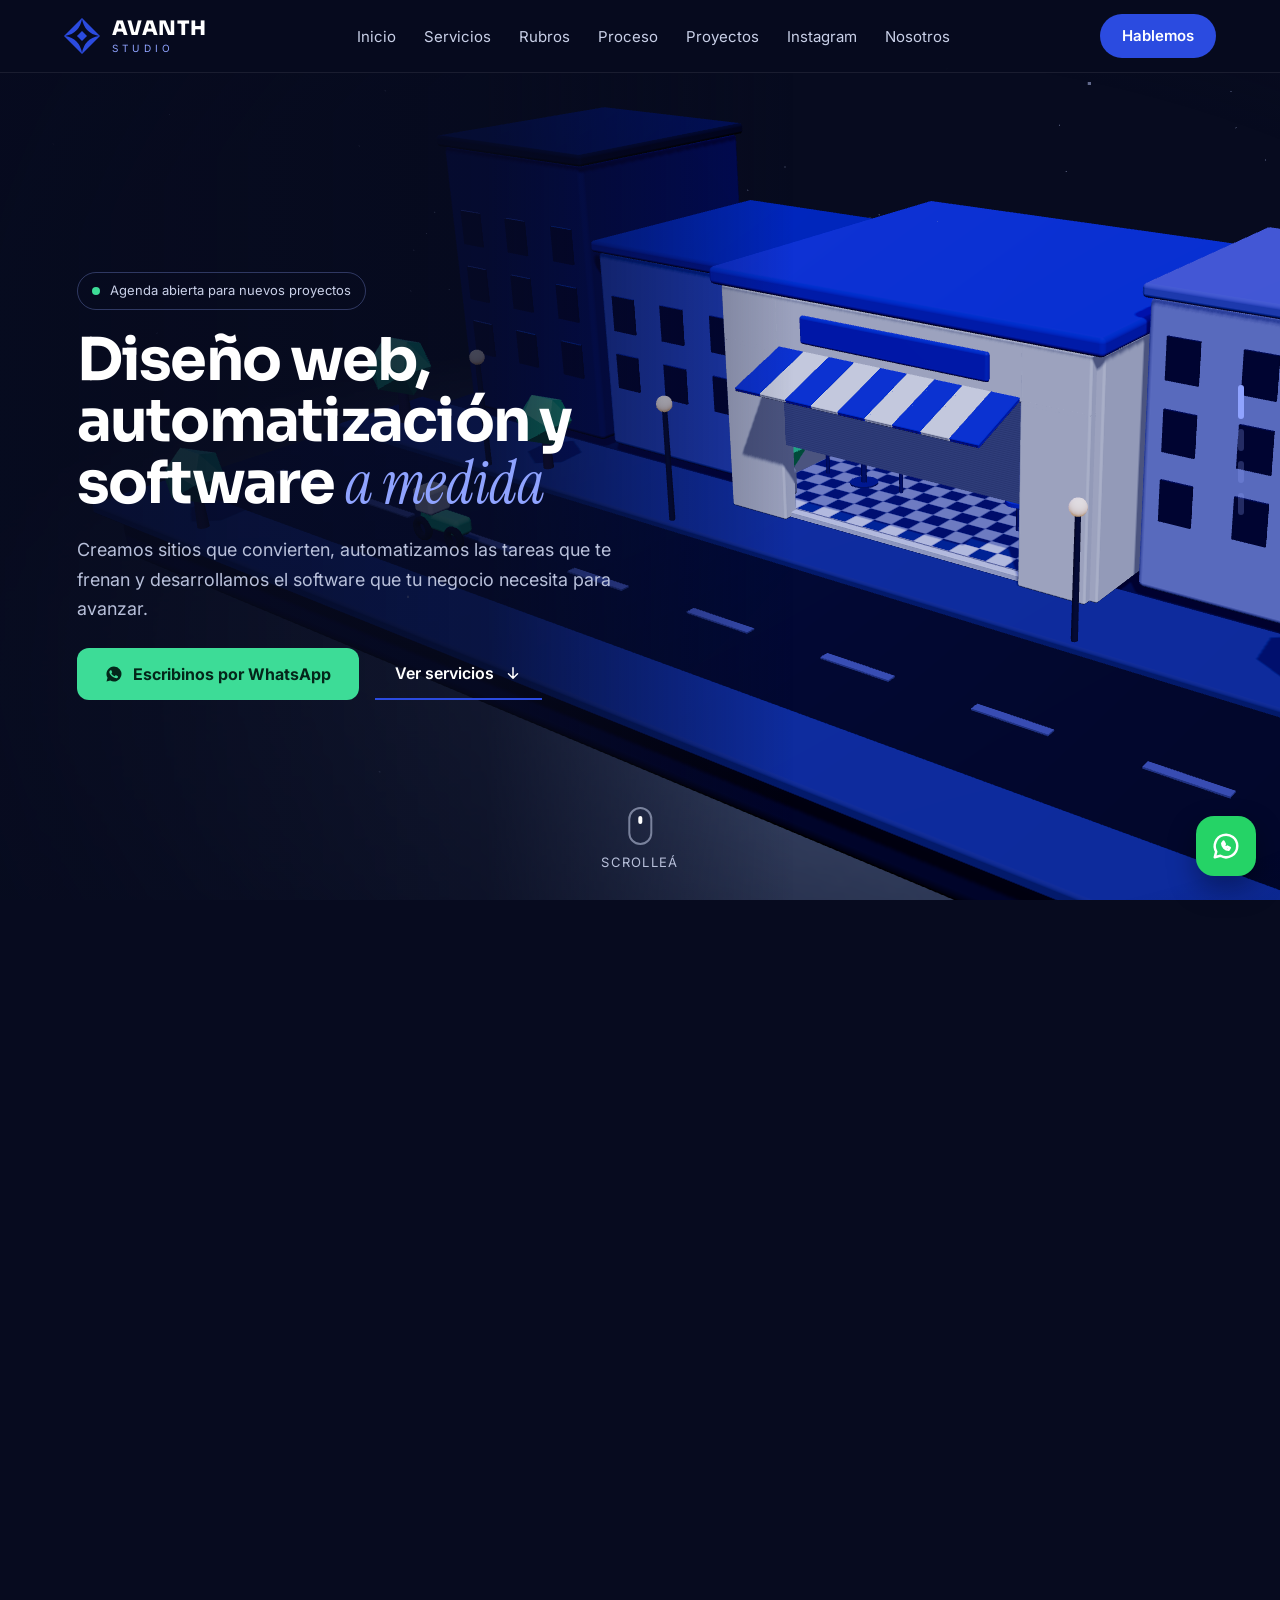
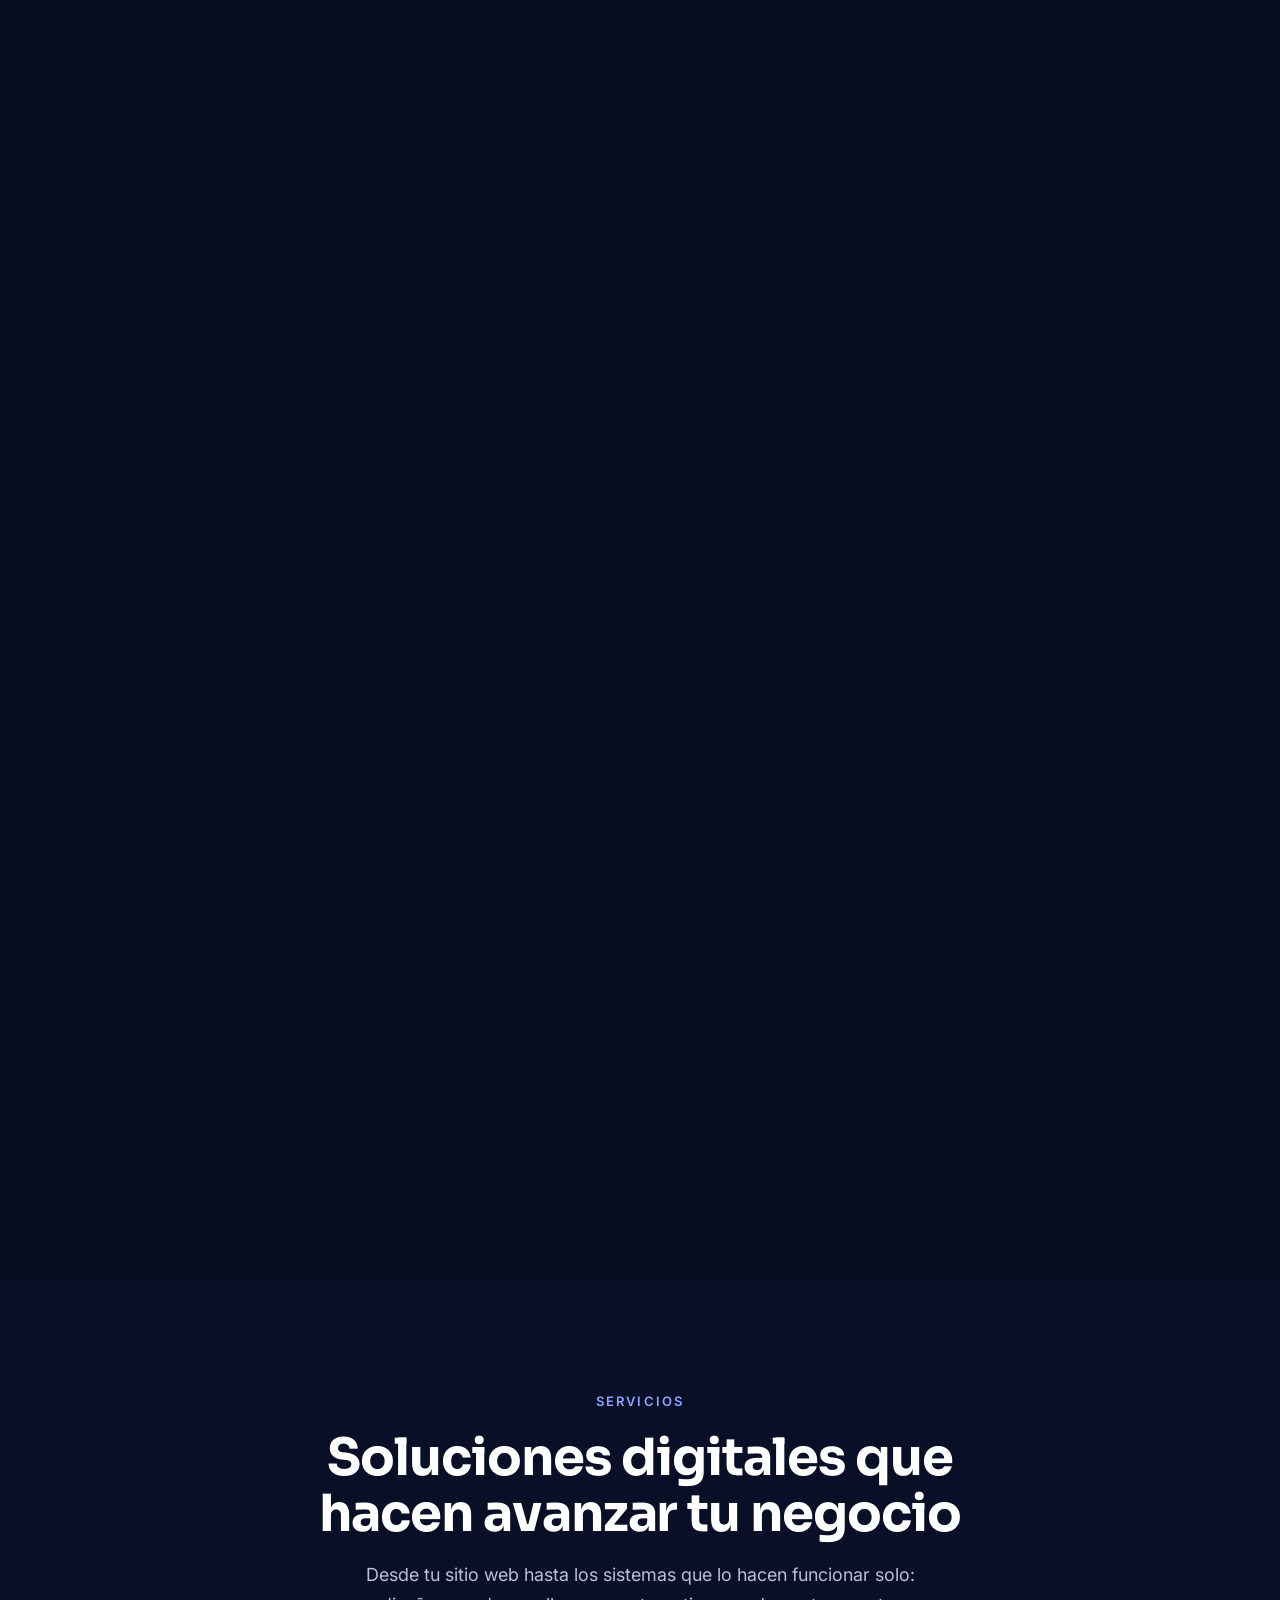
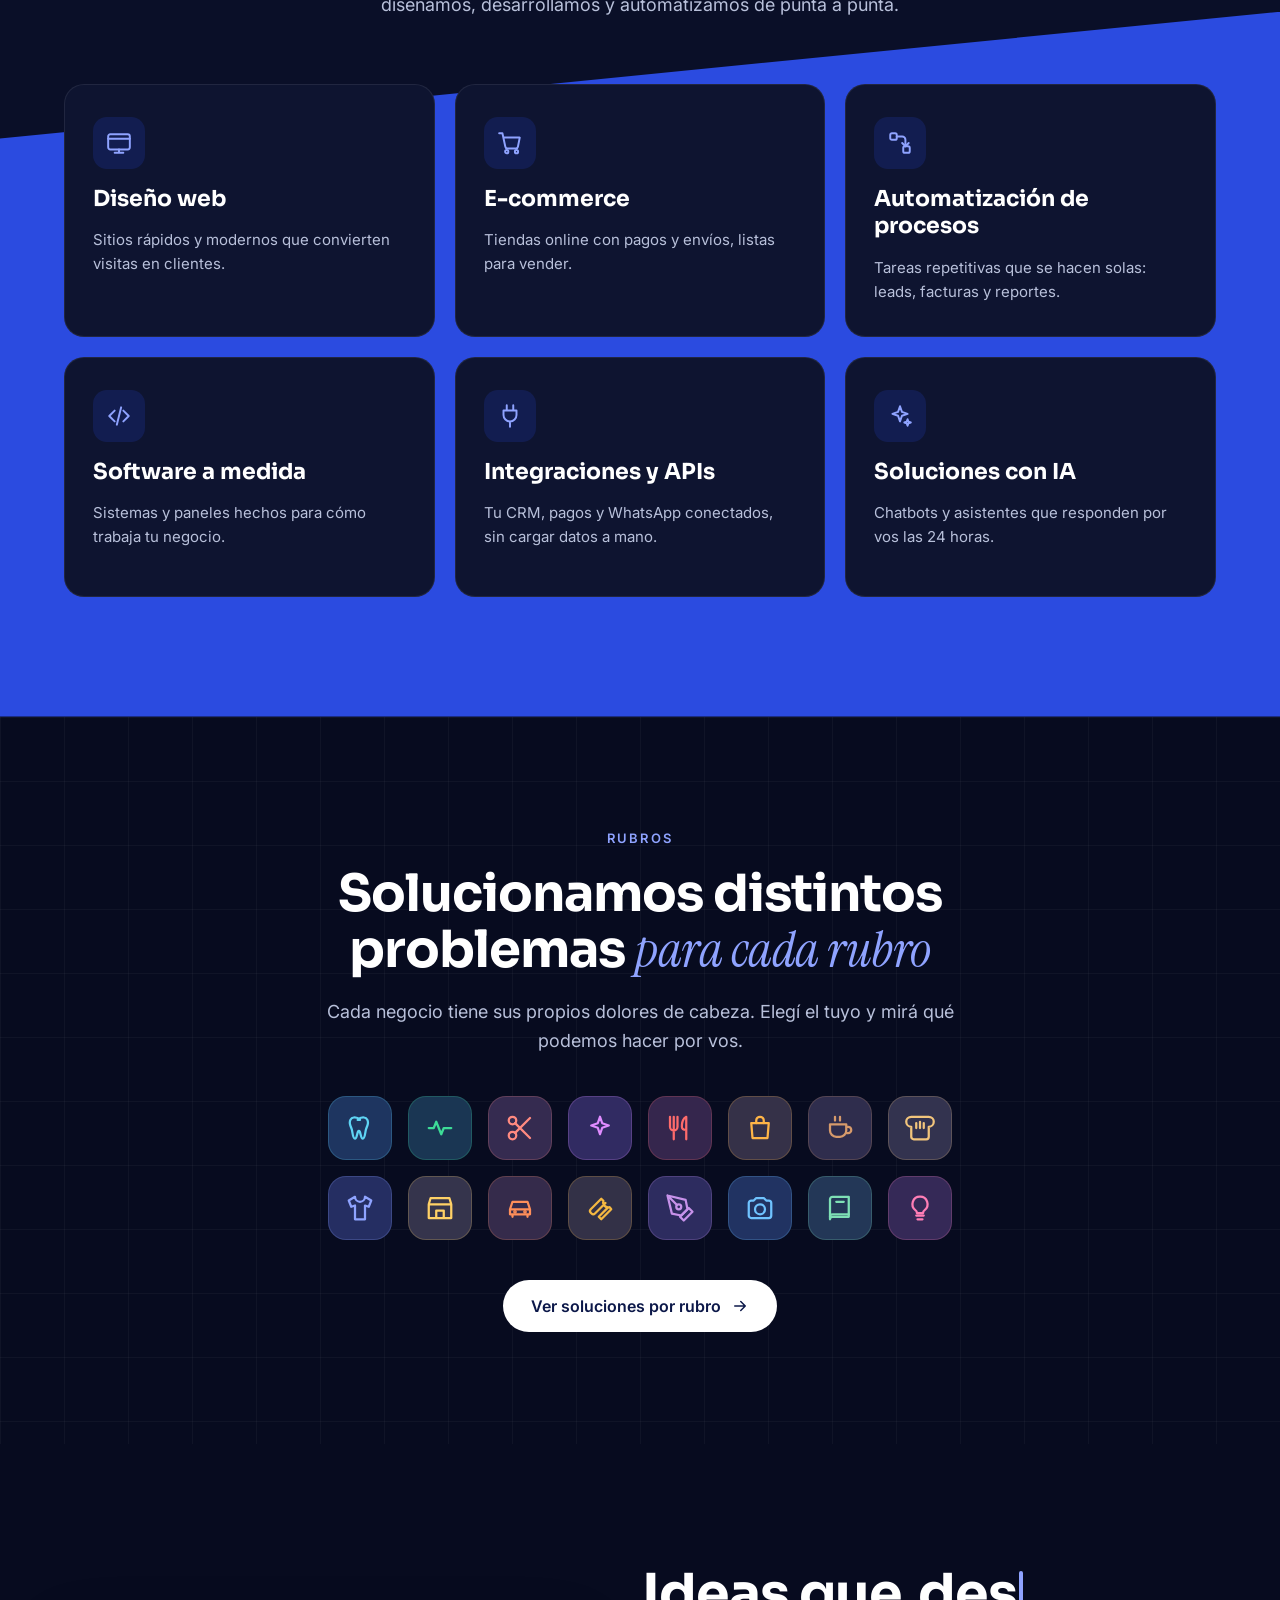
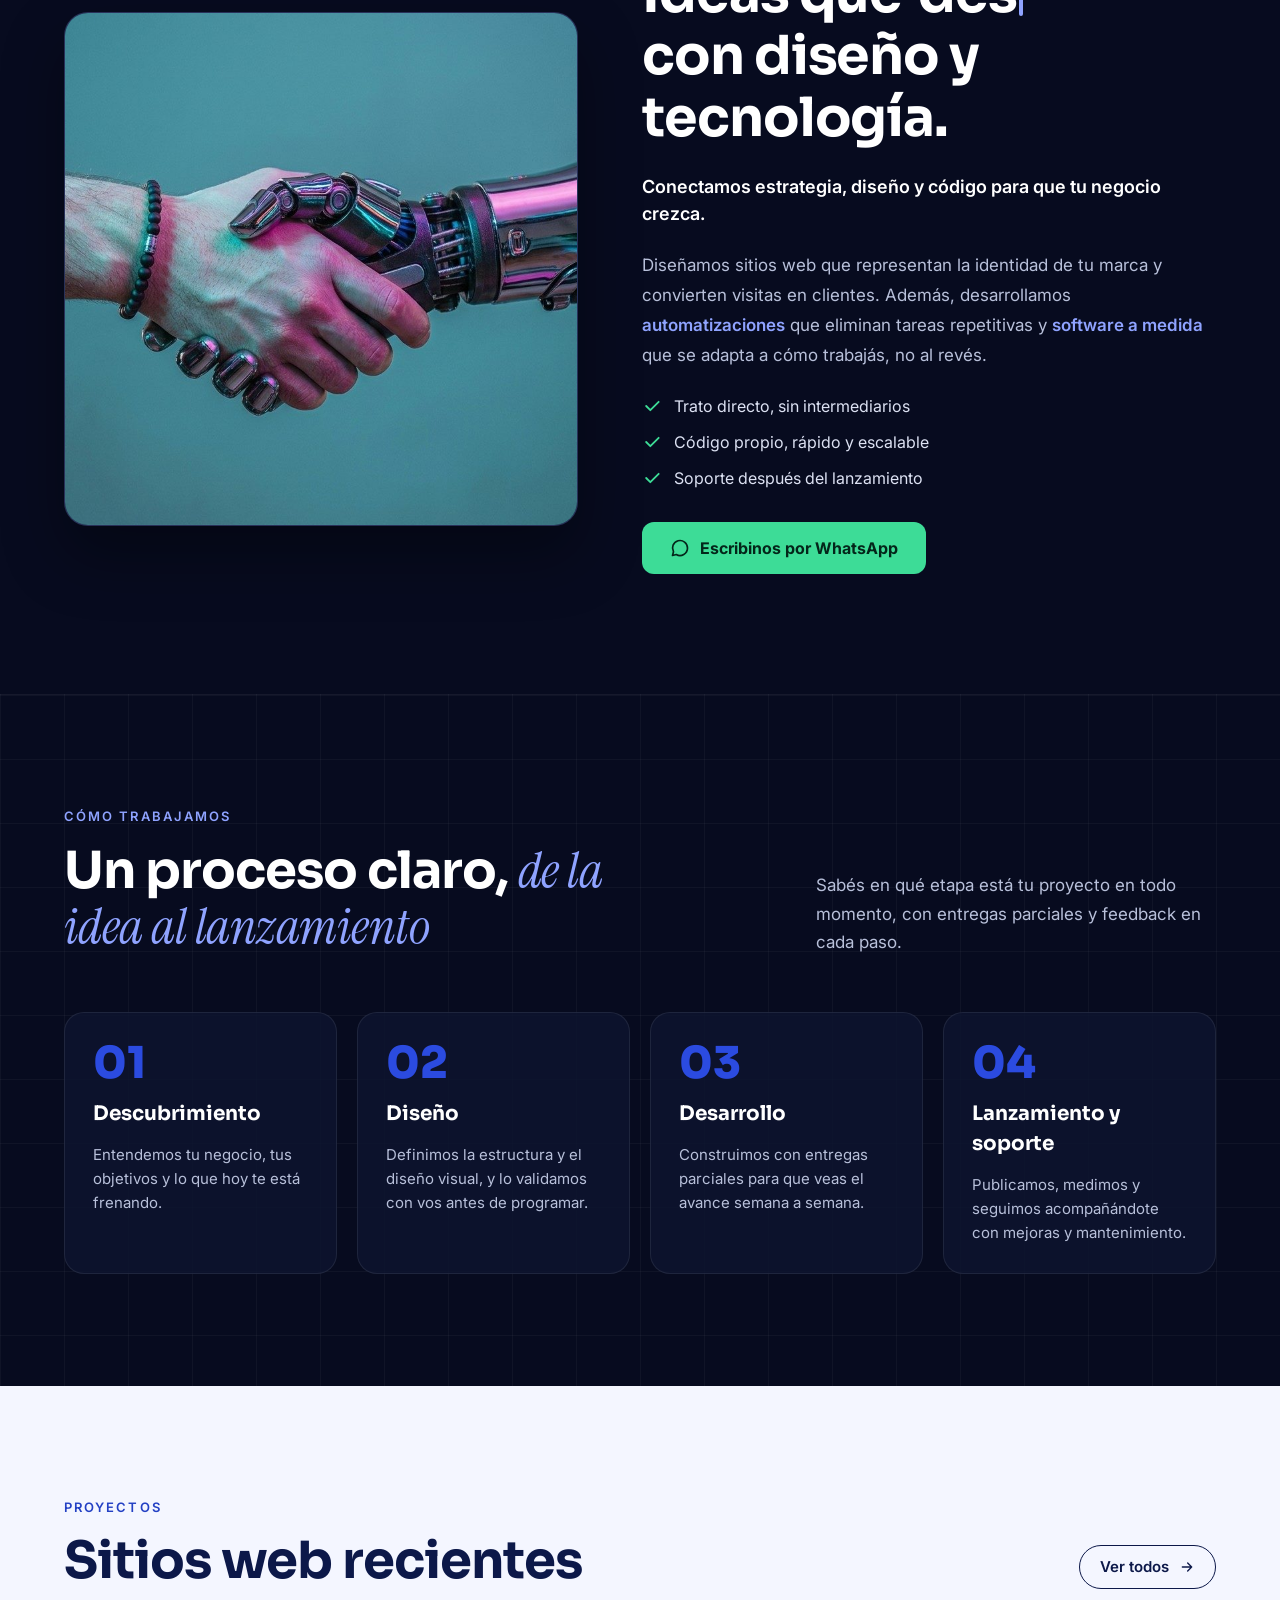
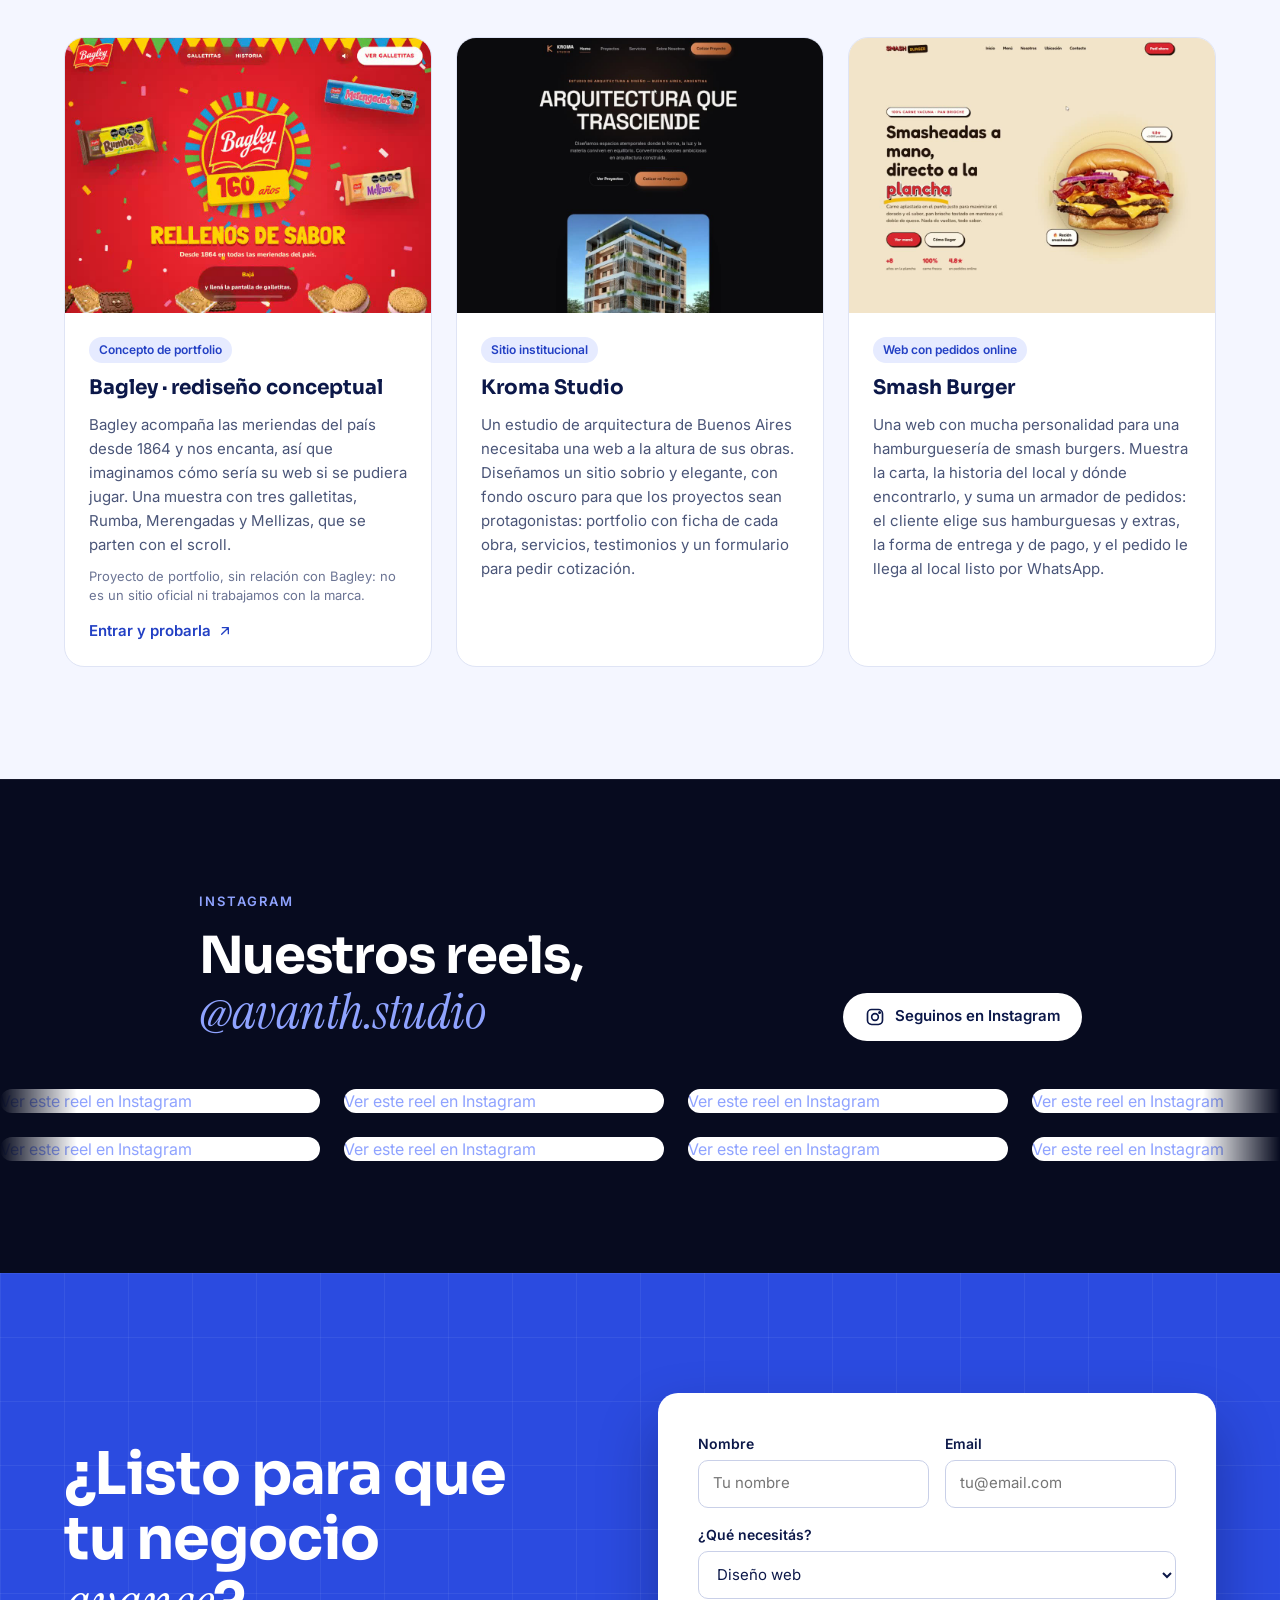
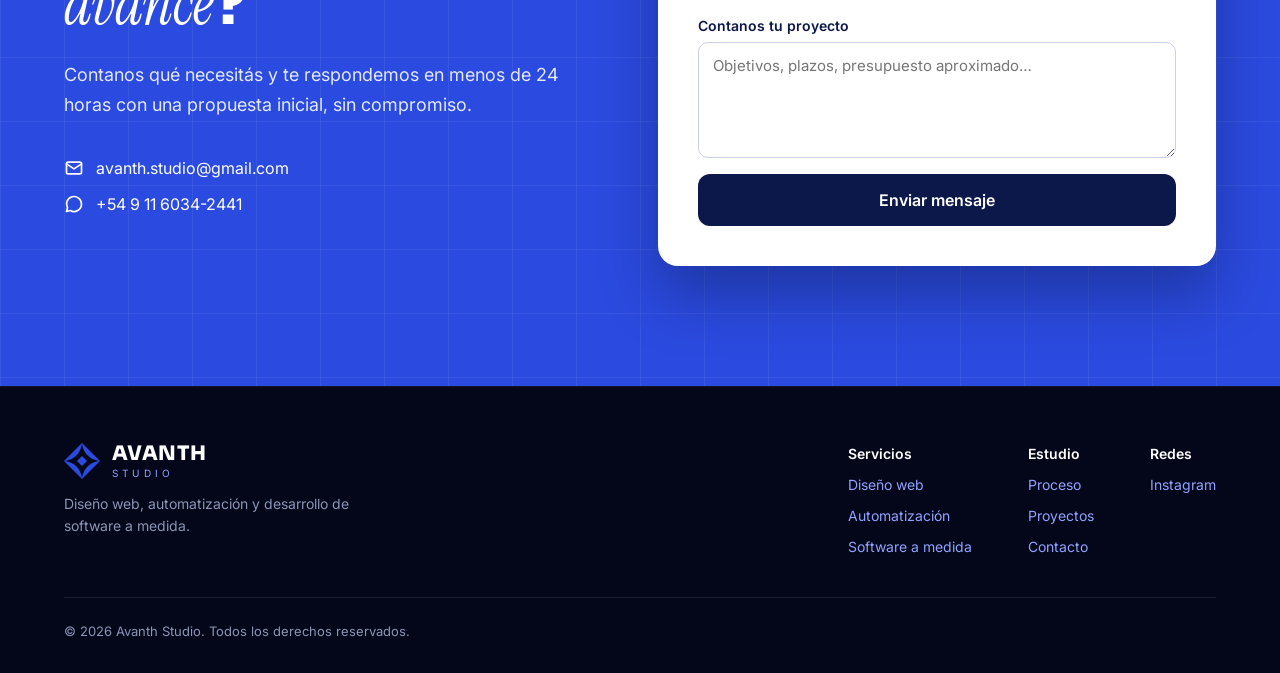
<file: index.html>
<!doctype html>
<html lang="es">
<head>
  <!-- Google Tag Manager -->
  <script>(function(w,d,s,l,i){w[l]=w[l]||[];w[l].push({'gtm.start':
  new Date().getTime(),event:'gtm.js'});var f=d.getElementsByTagName(s)[0],
  j=d.createElement(s),dl=l!='dataLayer'?'&l='+l:'';j.async=true;j.src=
  'https://www.googletagmanager.com/gtm.js?id='+i+dl;f.parentNode.insertBefore(j,f);
  })(window,document,'script','dataLayer','GTM-PGPKDLVZ');</script>
  <!-- End Google Tag Manager -->
  <meta charset="utf-8">
  <meta name="viewport" content="width=device-width, initial-scale=1">
  <meta name="referrer" content="strict-origin-when-cross-origin">
  <title>Avanth Studio — Diseño web, automatización y software a medida</title>
  <meta name="description" content="Avanth Studio: diseño web, automatización de procesos y desarrollo de software a medida para que tu negocio avance.">
  <meta name="theme-color" content="#070B1F">
  <meta property="og:title" content="Avanth Studio">
  <meta property="og:description" content="Diseño web, automatización y software a medida.">
  <meta property="og:type" content="website">
  <link rel="icon" type="image/svg+xml" href="assets/logo.svg">
  <link rel="preconnect" href="https://fonts.googleapis.com">
  <link rel="preconnect" href="https://fonts.gstatic.com" crossorigin>
  <link href="https://fonts.googleapis.com/css2?family=Sora:wght@400;500;600;700;800&family=Inter:wght@400;500;600;700&family=Instrument+Serif:ital@1&display=swap" rel="stylesheet">
  <link rel="stylesheet" href="styles.css">
</head>
<body>
  <!-- Google Tag Manager (noscript) -->
  <noscript><iframe src="https://www.googletagmanager.com/ns.html?id=GTM-PGPKDLVZ"
  height="0" width="0" style="display:none;visibility:hidden"></iframe></noscript>
  <!-- End Google Tag Manager (noscript) -->

  <header class="site-header">
    <nav class="container nav" aria-label="Principal">
      <a href="#inicio" class="brand" aria-label="Avanth Studio, inicio">
        <img src="assets/logo.svg" alt="" width="36" height="36">
        <span class="brand-text">
          <span class="brand-name">AVANTH</span>
          <span class="brand-sub">STUDIO</span>
        </span>
      </a>
      <ul class="nav-links" id="nav-links">
        <li><a href="#inicio">Inicio</a></li>
        <li><a href="#servicios">Servicios</a></li>
        <li><a href="rubros.html">Rubros</a></li>
        <li><a href="#proceso">Proceso</a></li>
        <li><a href="#proyectos">Proyectos</a></li>
        <li><a href="#instagram">Instagram</a></li>
        <li><a href="#nosotros">Nosotros</a></li>
      </ul>
      <a href="#contacto" class="btn btn-blue">Hablemos</a>
      <button class="nav-toggle" type="button" aria-label="Abrir menú" aria-expanded="false" aria-controls="nav-links">
        <svg viewBox="0 0 24 24" fill="none" stroke="currentColor" stroke-width="2" stroke-linecap="round" aria-hidden="true"><path d="M4 7h16M4 12h16M4 17h16"/></svg>
      </button>
    </nav>
  </header>

  <main>
    <!-- HERO: recorrido 3D con scroll (assets/world/world.js) -->
    <section id="inicio" class="sw-world">
      <div class="sw-stage">
        <canvas id="sw-gl" aria-hidden="true"></canvas>
        <div class="sw-vignette" aria-hidden="true"></div><div class="sw-scrim" aria-hidden="true"></div>

        <div class="sw-copy" id="sw-c0" data-in="-1" data-out="0.12">
          <span class="badge"><span class="dot dot-pulse"></span>Agenda abierta para nuevos proyectos</span>
          <h1>Diseño web, automatización y software <span class="serif">a medida</span></h1>
          <p class="lead">Creamos sitios que convierten, automatizamos las tareas que te frenan y desarrollamos el software que tu negocio necesita para avanzar.</p>
          <div class="sw-actions">
            <a href="#contacto" class="btn btn-whatsapp" data-whatsapp><svg viewBox="0 0 24 24" fill="currentColor" aria-hidden="true"><path d="M12 2a10 10 0 0 0-8.6 15.1L2 22l5-1.3A10 10 0 1 0 12 2Zm5.6 14.1c-.2.7-1.4 1.3-2 1.4-.5.1-1.2.1-1.9-.1a17 17 0 0 1-1.7-.7 13.3 13.3 0 0 1-5.1-4.5c-.4-.5-1-1.6-1-2.8 0-1.3.6-1.9.9-2.2.2-.2.5-.3.7-.3h.5c.2 0 .4 0 .6.5l.8 2c.1.2.1.3 0 .5l-.3.5-.4.4c-.1.2-.3.3-.1.6.2.3.8 1.3 1.6 2 1.1 1 2.1 1.3 2.4 1.5.3.1.5.1.6-.1l.9-1.1c.2-.3.4-.2.6-.1l1.9.9c.3.1.5.2.5.3.1.2.1.7-.1 1.3Z"/></svg>Escribinos por WhatsApp</a>
            <a href="#servicios" class="btn btn-link">Ver servicios <svg viewBox="0 0 24 24" fill="none" stroke="currentColor" stroke-width="2" stroke-linecap="round" stroke-linejoin="round" aria-hidden="true"><path d="M12 5v14M6 13l6 6 6-6"/></svg></a>
          </div>
        </div>

        <div class="sw-copy sw-mid" data-in="0.30" data-out="0.52" aria-hidden="true">
          <span class="sw-eyebrow">01 · Diseño web</span>
          <p class="sw-h2">Tu local, abierto <span class="serif">las 24 horas</span>.</p>
          <p class="lead">Una web rápida que muestra lo que vendés y lleva cada consulta directo a tu WhatsApp.</p>
        </div>

        <div class="sw-copy sw-mid" data-in="0.56" data-out="0.78" aria-hidden="true">
          <span class="sw-eyebrow">02 · Automatización</span>
          <p class="sw-h2">Pedidos y turnos que <span class="serif">llegan solos</span>.</p>
          <p class="lead">Respuestas, recordatorios y avisos automáticos para que no se te escape ningún cliente.</p>
        </div>

        <div class="sw-copy sw-end" data-in="0.86" data-out="2">
          <span class="sw-eyebrow">03 · Resultado</span>
          <p class="sw-h2">Más clientes, <span class="serif">menos vueltas</span>.</p>
          <p class="lead">Contanos qué necesita tu negocio y te decimos cómo lo resolvemos.</p>
          <div class="sw-actions">
            <a href="#contacto" class="btn btn-whatsapp" data-whatsapp><svg viewBox="0 0 24 24" fill="currentColor" aria-hidden="true"><path d="M12 2a10 10 0 0 0-8.6 15.1L2 22l5-1.3A10 10 0 1 0 12 2Zm5.6 14.1c-.2.7-1.4 1.3-2 1.4-.5.1-1.2.1-1.9-.1a17 17 0 0 1-1.7-.7 13.3 13.3 0 0 1-5.1-4.5c-.4-.5-1-1.6-1-2.8 0-1.3.6-1.9.9-2.2.2-.2.5-.3.7-.3h.5c.2 0 .4 0 .6.5l.8 2c.1.2.1.3 0 .5l-.3.5-.4.4c-.1.2-.3.3-.1.6.2.3.8 1.3 1.6 2 1.1 1 2.1 1.3 2.4 1.5.3.1.5.1.6-.1l.9-1.1c.2-.3.4-.2.6-.1l1.9.9c.3.1.5.2.5.3.1.2.1.7-.1 1.3Z"/></svg>Escribinos por WhatsApp</a>
            <a href="#servicios" class="btn btn-link">Ver servicios <svg viewBox="0 0 24 24" fill="none" stroke="currentColor" stroke-width="2" stroke-linecap="round" stroke-linejoin="round" aria-hidden="true"><path d="M12 5v14M6 13l6 6 6-6"/></svg></a>
          </div>
        </div>

        <div class="sw-hint" aria-hidden="true"><span class="sw-mouse"></span>Scrolleá</div>
        <div class="sw-rail" aria-hidden="true"><i class="on"></i><i></i><i></i><i></i></div>
      </div>
    </section>

    <!-- SERVICES -->
    <section id="servicios" class="services">
      <div class="services-band" aria-hidden="true"></div>
      <svg class="paper-plane" viewBox="0 0 260 480" fill="none" aria-hidden="true">
        <path class="plane-trail" d="M248 8 C200 14 160 50 165 100 C170 140 206 160 198 196 C190 232 120 242 86 216 C56 194 80 164 120 170 C166 176 186 216 170 262 C154 310 114 356 78 384"/>
        <g class="plane-body">
          <path d="M4 452 L66 366 L104 414 Z"/>
          <path d="M4 452 L94 462 L84 420"/>
          <path d="M4 452 L104 414"/>
        </g>
      </svg>
      <div class="container">
        <div class="section-head reveal">
          <span class="eyebrow">Servicios</span>
          <h2 class="section-title">Soluciones digitales que hacen avanzar tu negocio</h2>
          <p class="lead">Desde tu sitio web hasta los sistemas que lo hacen funcionar solo: diseñamos, desarrollamos y automatizamos de punta a punta.</p>
        </div>

        <div class="cards">
          <article class="card slide">
            <div class="card-icon"><svg viewBox="0 0 24 24" fill="none" stroke="currentColor" stroke-width="1.8" stroke-linecap="round" stroke-linejoin="round" aria-hidden="true"><rect x="2" y="4" width="20" height="14" rx="2"/><path d="M8 21h8M12 18v3M2 8h20"/></svg></div>
            <h3>Diseño web</h3>
            <p>Sitios rápidos y modernos que convierten visitas en clientes.</p>
          </article>
          <article class="card slide">
            <div class="card-icon"><svg viewBox="0 0 24 24" fill="none" stroke="currentColor" stroke-width="1.8" stroke-linecap="round" stroke-linejoin="round" aria-hidden="true"><circle cx="9" cy="20" r="1.5"/><circle cx="18" cy="20" r="1.5"/><path d="M2 3h3l2.7 12.4a2 2 0 0 0 2 1.6h7.6a2 2 0 0 0 2-1.6L21 7H6"/></svg></div>
            <h3>E-commerce</h3>
            <p>Tiendas online con pagos y envíos, listas para vender.</p>
          </article>
          <article class="card slide">
            <div class="card-icon"><svg viewBox="0 0 24 24" fill="none" stroke="currentColor" stroke-width="1.8" stroke-linecap="round" stroke-linejoin="round" aria-hidden="true"><rect x="3" y="3" width="6" height="6" rx="1.5"/><rect x="15" y="15" width="6" height="6" rx="1.5"/><path d="M9 6h5a3 3 0 0 1 3 3v6"/><path d="M14 12l3 3 3-3"/></svg></div>
            <h3>Automatización de procesos</h3>
            <p>Tareas repetitivas que se hacen solas: leads, facturas y reportes.</p>
          </article>
          <article class="card slide">
            <div class="card-icon"><svg viewBox="0 0 24 24" fill="none" stroke="currentColor" stroke-width="1.8" stroke-linecap="round" stroke-linejoin="round" aria-hidden="true"><path d="M8 7l-5 5 5 5M16 7l5 5-5 5M14 4l-4 16"/></svg></div>
            <h3>Software a medida</h3>
            <p>Sistemas y paneles hechos para cómo trabaja tu negocio.</p>
          </article>
          <article class="card slide">
            <div class="card-icon"><svg viewBox="0 0 24 24" fill="none" stroke="currentColor" stroke-width="1.8" stroke-linecap="round" stroke-linejoin="round" aria-hidden="true"><path d="M9 2v5M15 2v5M6 7h12v4a6 6 0 0 1-12 0V7zM12 17v5"/></svg></div>
            <h3>Integraciones y APIs</h3>
            <p>Tu CRM, pagos y WhatsApp conectados, sin cargar datos a mano.</p>
          </article>
          <article class="card slide">
            <div class="card-icon"><svg viewBox="0 0 24 24" fill="none" stroke="currentColor" stroke-width="1.8" stroke-linecap="round" stroke-linejoin="round" aria-hidden="true"><path d="M12 3l1.8 5.2L19 10l-5.2 1.8L12 17l-1.8-5.2L5 10l5.2-1.8L12 3z"/><path d="M19 15l.8 2.2L22 18l-2.2.8L19 21l-.8-2.2L16 18l2.2-.8L19 15z"/></svg></div>
            <h3>Soluciones con IA</h3>
            <p>Chatbots y asistentes que responden por vos las 24 horas.</p>
          </article>
        </div>
      </div>
    </section>

    <!-- RUBROS -->
    <section id="rubros" class="rubros-teaser grid-bg">
      <div class="container">
        <div class="section-head reveal">
          <span class="eyebrow">Rubros</span>
          <h2 class="section-title">Solucionamos distintos problemas <span class="serif">para cada rubro</span></h2>
          <p class="lead">Cada negocio tiene sus propios dolores de cabeza. Elegí el tuyo y mirá qué podemos hacer por vos.</p>
        </div>
        <div class="rubro-icons reveal">
          <a class="rubro-icon" href="rubros.html#odontologia" style="--c: #5FD4F4" aria-label="Consultorios odontológicos" title="Consultorios odontológicos"><svg viewBox="0 0 24 24" fill="none" stroke="currentColor" stroke-width="1.8" stroke-linecap="round" stroke-linejoin="round" aria-hidden="true"><path d="M12 5.5C10.5 4 8.6 3.4 7 3.6 4.6 3.9 3.4 6.2 4 9c.4 1.8 1.2 3 1.6 4.8.5 2.4.7 6.7 2.4 6.7 1.5 0 1.6-4.2 2.4-5.6.4-.7 1-.7 1.4 0 .8 1.4.9 5.6 2.4 5.6 1.7 0 1.9-4.3 2.4-6.7.4-1.8 1.2-3 1.6-4.8.6-2.8-.6-5.1-3-5.4-1.6-.2-3.5.4-5 1.9z"/></svg></a>
          <a class="rubro-icon" href="rubros.html#salud" style="--c: #3DDC97" aria-label="Consultorios médicos y kinesiología" title="Consultorios médicos y kinesiología"><svg viewBox="0 0 24 24" fill="none" stroke="currentColor" stroke-width="1.8" stroke-linecap="round" stroke-linejoin="round" aria-hidden="true"><path d="M3 12h4l2-5 4 10 2-5h6"/></svg></a>
          <a class="rubro-icon" href="rubros.html#peluquerias" style="--c: #FF8A80" aria-label="Peluquerías y barberías" title="Peluquerías y barberías"><svg viewBox="0 0 24 24" fill="none" stroke="currentColor" stroke-width="1.8" stroke-linecap="round" stroke-linejoin="round" aria-hidden="true"><circle cx="6" cy="6" r="3"/><circle cx="6" cy="18" r="3"/><path d="M8.1 8.1L20 20M8.1 15.9L20 4"/></svg></a>
          <a class="rubro-icon" href="rubros.html#estetica" style="--c: #E08CFF" aria-label="Centros de estética" title="Centros de estética"><svg viewBox="0 0 24 24" fill="none" stroke="currentColor" stroke-width="1.8" stroke-linecap="round" stroke-linejoin="round" aria-hidden="true"><path d="M12 3l1.8 5.2L19 10l-5.2 1.8L12 17l-1.8-5.2L5 10l5.2-1.8L12 3z"/></svg></a>
          <a class="rubro-icon" href="rubros.html#restaurantes" style="--c: #FF6B6B" aria-label="Restaurantes" title="Restaurantes"><svg viewBox="0 0 24 24" fill="none" stroke="currentColor" stroke-width="1.8" stroke-linecap="round" stroke-linejoin="round" aria-hidden="true"><path d="M4 3v8a3 3 0 0 0 6 0V3M7 3v18M17 21V3c-2 1-3.5 4-3.5 8 0 1.7.8 2.5 3.5 2.5"/></svg></a>
          <a class="rubro-icon" href="rubros.html#gastronomia" style="--c: #FFB547" aria-label="Delivery y take away" title="Delivery y take away"><svg viewBox="0 0 24 24" fill="none" stroke="currentColor" stroke-width="1.8" stroke-linecap="round" stroke-linejoin="round" aria-hidden="true"><path d="M5 8h14l-1 12H6L5 8z"/><path d="M9 8V6a3 3 0 0 1 6 0v2"/></svg></a>
          <a class="rubro-icon" href="rubros.html#cafeterias" style="--c: #D69A6B" aria-label="Cafeterías" title="Cafeterías"><svg viewBox="0 0 24 24" fill="none" stroke="currentColor" stroke-width="1.8" stroke-linecap="round" stroke-linejoin="round" aria-hidden="true"><path d="M4 9h13v5a5 5 0 0 1-5 5H9a5 5 0 0 1-5-5V9zM17 11h1.5a2.5 2.5 0 0 1 0 5H17M8 3v3M12 3v3"/></svg></a>
          <a class="rubro-icon" href="rubros.html#panaderias" style="--c: #F2C57C" aria-label="Panaderías" title="Panaderías"><svg viewBox="0 0 24 24" fill="none" stroke="currentColor" stroke-width="1.8" stroke-linecap="round" stroke-linejoin="round" aria-hidden="true"><path d="M5 11a4 4 0 0 1 0-8h14a4 4 0 0 1 0 8v8a2 2 0 0 1-2 2H7a2 2 0 0 1-2-2v-8z"/><path d="M9 8v4M12 7v5M15 8v4"/></svg></a>
          <a class="rubro-icon" href="rubros.html#ropa" style="--c: #8FA3FF" aria-label="Tiendas de ropa" title="Tiendas de ropa"><svg viewBox="0 0 24 24" fill="none" stroke="currentColor" stroke-width="1.8" stroke-linecap="round" stroke-linejoin="round" aria-hidden="true"><path d="M8 3l-5 3 2 5 3-1v11h8V10l3 1 2-5-5-3a4 4 0 0 1-8 0z"/></svg></a>
          <a class="rubro-icon" href="rubros.html#comercios" style="--c: #FFD166" aria-label="Comercios de barrio" title="Comercios de barrio"><svg viewBox="0 0 24 24" fill="none" stroke="currentColor" stroke-width="1.8" stroke-linecap="round" stroke-linejoin="round" aria-hidden="true"><path d="M3 9l1.5-5h15L21 9M3 9v11h18V9M3 9h18M9 20v-6h6v6"/></svg></a>
          <a class="rubro-icon" href="rubros.html#taller" style="--c: #FF8F5A" aria-label="Talleres mecánicos" title="Talleres mecánicos"><svg viewBox="0 0 24 24" fill="none" stroke="currentColor" stroke-width="1.8" stroke-linecap="round" stroke-linejoin="round" aria-hidden="true"><path d="M5 17h14M6 17v2M18 17v2M4 13l2-6h12l2 6v4H4v-4zM4 13h16"/><circle cx="8" cy="15" r=".6"/><circle cx="16" cy="15" r=".6"/></svg></a>
          <a class="rubro-icon" href="rubros.html#ferreteria" style="--c: #F5B841" aria-label="Ferreterías" title="Ferreterías"><svg viewBox="0 0 24 24" fill="none" stroke="currentColor" stroke-width="1.8" stroke-linecap="round" stroke-linejoin="round" aria-hidden="true"><path d="M14.7 6.3a4 4 0 0 0 5 5L21 13l-8 8-2-2 7.5-7.5M14.7 6.3L13 4.6 4.6 13a2 2 0 0 0 0 2.8l.6.6a2 2 0 0 0 2.8 0L16.4 8"/></svg></a>
          <a class="rubro-icon" href="rubros.html#tatuajes" style="--c: #C792EA" aria-label="Estudios de tatuajes" title="Estudios de tatuajes"><svg viewBox="0 0 24 24" fill="none" stroke="currentColor" stroke-width="1.8" stroke-linecap="round" stroke-linejoin="round" aria-hidden="true"><path d="M12 19l7-7 3 3-7 7-3-3z"/><path d="M18 13l-1.5-7.5L2 2l3.5 14.5L13 18l5-5zM2 2l7.6 7.6"/><circle cx="11" cy="11" r="2"/></svg></a>
          <a class="rubro-icon" href="rubros.html#fotografia" style="--c: #6FC3FF" aria-label="Fotografía" title="Fotografía"><svg viewBox="0 0 24 24" fill="none" stroke="currentColor" stroke-width="1.8" stroke-linecap="round" stroke-linejoin="round" aria-hidden="true"><path d="M3 8a2 2 0 0 1 2-2h2l2-2h6l2 2h2a2 2 0 0 1 2 2v10a2 2 0 0 1-2 2H5a2 2 0 0 1-2-2V8z"/><circle cx="12" cy="13" r="4"/></svg></a>
          <a class="rubro-icon" href="rubros.html#clases" style="--c: #7EE0B5" aria-label="Clases particulares" title="Clases particulares"><svg viewBox="0 0 24 24" fill="none" stroke="currentColor" stroke-width="1.8" stroke-linecap="round" stroke-linejoin="round" aria-hidden="true"><path d="M4 5a2 2 0 0 1 2-2h13v16H6a2 2 0 0 0-2 2V5z"/><path d="M4 19a2 2 0 0 1 2-2h13M9 7h6"/></svg></a>
          <a class="rubro-icon" href="rubros.html#emprendimiento" style="--c: #FF7EB6" aria-label="Emprendedores" title="Emprendedores"><svg viewBox="0 0 24 24" fill="none" stroke="currentColor" stroke-width="1.8" stroke-linecap="round" stroke-linejoin="round" aria-hidden="true"><path d="M9 18h6M10 21h4M12 3a6 6 0 0 0-3.5 10.9c.6.4 1 1.1 1 1.8V16h5v-.3c0-.7.4-1.4 1-1.8A6 6 0 0 0 12 3z"/></svg></a>
        </div>
        <a class="btn btn-white reveal" href="rubros.html">Ver soluciones por rubro
          <svg viewBox="0 0 24 24" fill="none" stroke="currentColor" stroke-width="2" stroke-linecap="round" stroke-linejoin="round" aria-hidden="true"><path d="M5 12h14M13 6l6 6-6 6"/></svg>
        </a>
      </div>
    </section>

    <!-- ABOUT -->
    <section id="nosotros" class="about">
      <div class="container about-grid">
        <div class="about-media has-image reveal">
          <img src="assets/about.jpg" alt="Una mano humana estrechando una mano robótica" width="1408" height="768" loading="lazy">
        </div>
        <div class="about-copy reveal">
          <h2 aria-label="Ideas que avanzan con diseño y tecnología.">Ideas que <span class="word-swap" data-words="avanzan,crecen,despegan,escalan" aria-hidden="true"><span class="word-swap-sizer">avanzan</span><span class="word-swap-sizer">crecen</span><span class="word-swap-sizer">despegan</span><span class="word-swap-sizer">escalan</span><span class="word-swap-text">avanzan</span></span><br>con diseño y tecnología.</h2>
          <p class="about-strong">Conectamos estrategia, diseño y código para que tu negocio crezca.</p>
          <p class="body">Diseñamos sitios web que representan la identidad de tu marca y convierten visitas en clientes. Además, desarrollamos <strong>automatizaciones</strong> que eliminan tareas repetitivas y <strong>software a medida</strong> que se adapta a cómo trabajás, no al revés.</p>
          <ul class="checks">
            <li><svg viewBox="0 0 24 24" fill="none" stroke="currentColor" stroke-width="2.2" stroke-linecap="round" stroke-linejoin="round" aria-hidden="true"><path d="M5 12l5 5L20 7"/></svg>Trato directo, sin intermediarios</li>
            <li><svg viewBox="0 0 24 24" fill="none" stroke="currentColor" stroke-width="2.2" stroke-linecap="round" stroke-linejoin="round" aria-hidden="true"><path d="M5 12l5 5L20 7"/></svg>Código propio, rápido y escalable</li>
            <li><svg viewBox="0 0 24 24" fill="none" stroke="currentColor" stroke-width="2.2" stroke-linecap="round" stroke-linejoin="round" aria-hidden="true"><path d="M5 12l5 5L20 7"/></svg>Soporte después del lanzamiento</li>
          </ul>
          <a href="#contacto" class="btn btn-whatsapp" data-whatsapp>
            <svg viewBox="0 0 24 24" fill="none" stroke="currentColor" stroke-width="2" stroke-linecap="round" stroke-linejoin="round" aria-hidden="true"><path d="M21 12a9 9 0 0 1-13.5 7.8L3 21l1.2-4.5A9 9 0 1 1 21 12z"/></svg>
            Escribinos por WhatsApp
          </a>
        </div>
      </div>
    </section>

    <!-- PROCESS -->
    <section id="proceso" class="process grid-bg">
      <div class="container">
        <div class="split-head reveal">
          <div>
            <span class="eyebrow">Cómo trabajamos</span>
            <h2 class="section-title">Un proceso claro, <span class="serif">de la idea al lanzamiento</span></h2>
          </div>
          <p>Sabés en qué etapa está tu proyecto en todo momento, con entregas parciales y feedback en cada paso.</p>
        </div>
        <ol class="steps">
          <li class="step reveal"><span class="step-n">01</span><h3>Descubrimiento</h3><p>Entendemos tu negocio, tus objetivos y lo que hoy te está frenando.</p></li>
          <li class="step reveal"><span class="step-n">02</span><h3>Diseño</h3><p>Definimos la estructura y el diseño visual, y lo validamos con vos antes de programar.</p></li>
          <li class="step reveal"><span class="step-n">03</span><h3>Desarrollo</h3><p>Construimos con entregas parciales para que veas el avance semana a semana.</p></li>
          <li class="step reveal"><span class="step-n">04</span><h3>Lanzamiento y soporte</h3><p>Publicamos, medimos y seguimos acompañándote con mejoras y mantenimiento.</p></li>
        </ol>
      </div>
    </section>

    <!-- PROJECTS -->
    <section id="proyectos" class="projects">
      <div class="container">
        <div class="split-head reveal">
          <div>
            <span class="eyebrow">Proyectos</span>
            <h2 class="section-title">Sitios web recientes</h2>
          </div>
          <button type="button" class="btn btn-outline-dark projects-toggle" aria-expanded="false" aria-controls="project-grid">Ver todos
            <svg viewBox="0 0 24 24" fill="none" stroke="currentColor" stroke-width="2" stroke-linecap="round" stroke-linejoin="round" aria-hidden="true" style="width:16px;height:16px"><path d="M5 12h14M13 6l6 6-6 6"/></svg>
          </button>
        </div>
        <!-- Solo proyectos web. Cada video va en assets/proyectos/ como:
             <video src="assets/proyectos/nombre.mp4" poster="assets/proyectos/nombre.jpg" muted loop playsinline preload="none"></video> -->
        <div class="project-grid" id="project-grid">
          <article class="project reveal">
            <div class="project-media">
              <video src="assets/proyectos/bagley.mp4" poster="assets/proyectos/bagley.jpg" muted loop playsinline preload="none" aria-label="Recorrido por el rediseño conceptual de la web de Bagley"></video>
            </div>
            <div class="project-body">
              <span class="tag">Concepto de portfolio</span>
              <h3>Bagley · rediseño conceptual</h3>
              <p>Bagley acompaña las meriendas del país desde 1864 y nos encanta, así que imaginamos cómo sería su web si se pudiera jugar. Una muestra con tres galletitas, Rumba, Merengadas y Mellizas, que se parten con el scroll.</p>
              <p class="project-note">Proyecto de portfolio, sin relación con Bagley: no es un sitio oficial ni trabajamos con la marca.</p>
              <a class="project-link" href="https://lolosannn.github.io/bagley/" target="_blank" rel="noopener noreferrer">Entrar y probarla
                <svg viewBox="0 0 24 24" fill="none" stroke="currentColor" stroke-width="2" stroke-linecap="round" stroke-linejoin="round" aria-hidden="true"><path d="M7 17L17 7M8 7h9v9"/></svg>
              </a>
            </div>
          </article>
          <article class="project reveal">
            <div class="project-media">
              <video src="assets/proyectos/kroma-studio.mp4" poster="assets/proyectos/kroma-studio.jpg" muted loop playsinline preload="none" aria-label="Recorrido por la web de Kroma Studio"></video>
            </div>
            <div class="project-body">
              <span class="tag">Sitio institucional</span>
              <h3>Kroma Studio</h3>
              <p>Un estudio de arquitectura de Buenos Aires necesitaba una web a la altura de sus obras. Diseñamos un sitio sobrio y elegante, con fondo oscuro para que los proyectos sean protagonistas: portfolio con ficha de cada obra, servicios, testimonios y un formulario para pedir cotización.</p>
            </div>
          </article>
          <article class="project reveal">
            <div class="project-media">
              <video src="assets/proyectos/smash-burger.mp4" poster="assets/proyectos/smash-burger.jpg" muted loop playsinline preload="none" aria-label="Recorrido por la web de Smash Burger"></video>
            </div>
            <div class="project-body">
              <span class="tag">Web con pedidos online</span>
              <h3>Smash Burger</h3>
              <p>Una web con mucha personalidad para una hamburguesería de smash burgers. Muestra la carta, la historia del local y dónde encontrarlo, y suma un armador de pedidos: el cliente elige sus hamburguesas y extras, la forma de entrega y de pago, y el pedido le llega al local listo por WhatsApp.</p>
            </div>
          </article>
          <article class="project reveal project-extra" hidden>
            <div class="project-media">
              <video src="assets/proyectos/xv-matilda.mp4" poster="assets/proyectos/xv-matilda.jpg" muted loop playsinline preload="none" aria-label="Recorrido por la invitación web de los XV de Matilda"></video>
            </div>
            <div class="project-body">
              <span class="tag">Invitación web</span>
              <h3>Los XV de Matilda</h3>
              <p>Matilda cumplía 15 y quería una invitación a su altura. Creamos una web elegante que se personaliza para cada invitado: cada uno recibe su propio link con su nombre, y adentro encuentra la fecha, el lugar, el dress code y la confirmación de asistencia. Lo hicimos en equipo con <a href="https://www.instagram.com/nose.estudio/" target="_blank" rel="noopener noreferrer">nose estudio</a>: ellos se encargaron del diseño y nosotros del desarrollo.</p>
            </div>
          </article>
          <article class="project reveal project-extra" hidden>
            <div class="project-media">
              <video src="assets/proyectos/lumina-bakery.mp4" poster="assets/proyectos/lumina-bakery.jpg" muted loop playsinline preload="none" aria-label="Recorrido por la tienda online de Lúmina Bakery"></video>
            </div>
            <div class="project-body">
              <span class="tag">Tienda online</span>
              <h3>Lúmina Bakery</h3>
              <p>Lúmina es una pastelería casera de budines, cookies y tortas. Le armamos una tienda con catálogo por categorías y carrito: el cliente elige sus productos y el pedido sale directo por WhatsApp. Además, tiene una sección para cafeterías y locales que quieren revender sus productos.</p>
            </div>
          </article>
          <article class="project reveal project-extra" hidden>
            <div class="project-media">
              <video src="assets/proyectos/meridiano-tours.mp4" poster="assets/proyectos/meridiano-tours.jpg" muted loop playsinline preload="none" aria-label="Recorrido por la web de Meridiano Tours"></video>
            </div>
            <div class="project-body">
              <span class="tag">Sitio institucional</span>
              <h3>Meridiano Tours</h3>
              <p>Una agencia de viajes que diseña escapadas a medida. Creamos una web luminosa y con mucho aire, donde cada destino tiene su propia ficha con fotos, duración, precio y lo que incluye el viaje, y la consulta se hace directo por WhatsApp.</p>
            </div>
          </article>
          <article class="project reveal project-extra" hidden>
            <div class="project-media">
              <video src="assets/proyectos/cafe-ambar.mp4" poster="assets/proyectos/cafe-ambar.jpg" muted loop playsinline preload="none" aria-label="Recorrido por la web de Café Ámbar"></video>
            </div>
            <div class="project-body">
              <span class="tag">Gastronomía</span>
              <h3>Café Ámbar</h3>
              <p>Una cafetería de especialidad con un rincón cálido en el barrio. Le armamos una web con la misma calidez del local: menú con fotos y precios separado por categorías, la historia del lugar, y dirección y horarios a mano para que sea fácil llegar.</p>
            </div>
          </article>
        </div>
        <p class="projects-hint" aria-hidden="true">Deslizá para ver más proyectos <span>→</span></p>
      </div>
    </section>

    <!-- INSTAGRAM -->
    <section id="instagram" class="instagram">
      <div class="container">
        <div class="split-head reveal">
          <div>
            <span class="eyebrow">Instagram</span>
            <h2 class="section-title">Nuestros reels, <span class="serif">@avanth.studio</span></h2>
          </div>
          <a href="#" class="btn btn-white ig-follow" data-social="instagram" target="_blank" rel="noopener noreferrer">
            <svg viewBox="0 0 24 24" fill="none" stroke="currentColor" stroke-width="2" stroke-linecap="round" stroke-linejoin="round" aria-hidden="true"><rect x="3" y="3" width="18" height="18" rx="5"/><circle cx="12" cy="12" r="4"/><circle cx="17.5" cy="6.5" r="0.8" fill="currentColor"/></svg>
            Seguinos en Instagram
          </a>
        </div>
      </div>
      <!-- Los reels se cargan desde CONFIG.instagramReels en script.js, en dos filas que corren solas -->
      <div class="reel-rows" id="reel-rows"></div>
    </section>

    <!-- CONTACT -->
    <section id="contacto" class="contact">
      <div class="container">
        <div class="contact-box reveal">
          <div class="contact-copy">
            <h2 class="section-title">¿Listo para que tu negocio <span class="serif">avance</span>?</h2>
            <p class="lead">Contanos qué necesitás y te respondemos en menos de 24 horas con una propuesta inicial, sin compromiso.</p>
            <div class="contact-links">
              <a href="#" data-email>
                <svg viewBox="0 0 24 24" fill="none" stroke="currentColor" stroke-width="2" stroke-linecap="round" stroke-linejoin="round" aria-hidden="true"><rect x="3" y="5" width="18" height="14" rx="2"/><path d="M3 7l9 6 9-6"/></svg>
                <span data-email-text>[TU EMAIL]</span>
              </a>
              <a href="#" data-whatsapp>
                <svg viewBox="0 0 24 24" fill="none" stroke="currentColor" stroke-width="2" stroke-linecap="round" stroke-linejoin="round" aria-hidden="true"><path d="M21 12a9 9 0 0 1-13.5 7.8L3 21l1.2-4.5A9 9 0 1 1 21 12z"/></svg>
                <span data-whatsapp-text>[TU WHATSAPP]</span>
              </a>
            </div>
          </div>

          <form class="form" id="contact-form" method="post" novalidate>
            <div class="form-row">
              <label>Nombre
                <input type="text" name="nombre" placeholder="Tu nombre" required autocomplete="name" maxlength="80">
              </label>
              <label>Email
                <input type="email" name="email" placeholder="tu@email.com" required autocomplete="email" maxlength="120">
              </label>
            </div>
            <label>¿Qué necesitás?
              <select name="servicio">
                <option>Diseño web</option>
                <option>E-commerce</option>
                <option>Automatización</option>
                <option>Software a medida</option>
                <option>Otro</option>
              </select>
            </label>
            <label>Contanos tu proyecto
              <textarea name="mensaje" rows="4" placeholder="Objetivos, plazos, presupuesto aproximado…" required maxlength="2000"></textarea>
            </label>
            <!-- Campo trampa para bots: las personas no lo ven -->
            <div class="hp" aria-hidden="true">
              <label>No completar <input type="text" name="website" tabindex="-1" autocomplete="off"></label>
            </div>
            <button type="submit" class="btn btn-navy">Enviar mensaje</button>
          </form>
        </div>
      </div>
    </section>
  </main>

  <footer class="footer">
    <div class="container">
      <div class="footer-top">
        <div class="footer-brand">
          <a href="#inicio" class="brand" aria-label="Avanth Studio, inicio">
            <img src="assets/logo.svg" alt="" width="32" height="32">
            <span class="brand-text">
              <span class="brand-name">AVANTH</span>
              <span class="brand-sub">STUDIO</span>
            </span>
          </a>
          <p>Diseño web, automatización y desarrollo de software a medida.</p>
        </div>
        <div class="footer-cols">
          <div class="footer-col">
            <span>Servicios</span>
            <a href="#servicios">Diseño web</a>
            <a href="#servicios">Automatización</a>
            <a href="#servicios">Software a medida</a>
          </div>
          <div class="footer-col">
            <span>Estudio</span>
            <a href="#proceso">Proceso</a>
            <a href="#proyectos">Proyectos</a>
            <a href="#contacto">Contacto</a>
          </div>
          <div class="footer-col">
            <span>Redes</span>
            <a href="#" data-social="instagram" target="_blank" rel="noopener noreferrer">Instagram</a>
            <a href="#" data-social="linkedin" target="_blank" rel="noopener noreferrer">LinkedIn</a>
            <a href="#" data-social="github" target="_blank" rel="noopener noreferrer">GitHub</a>
          </div>
        </div>
      </div>
      <div class="footer-bottom">© <span id="year">2026</span> Avanth Studio. Todos los derechos reservados.</div>
    </div>
  </footer>

  <a href="#contacto" class="wa-float" aria-label="Escribinos por WhatsApp" data-whatsapp>
    <svg viewBox="0 0 24 24" fill="none" stroke="currentColor" stroke-width="2" stroke-linecap="round" stroke-linejoin="round" aria-hidden="true"><path d="M21 12a9 9 0 0 1-13.5 7.8L3 21l1.2-4.5A9 9 0 1 1 21 12z"/><path d="M9 10c0 2.5 2.5 5 5 5l1-1.5-2-1-1 .8c-.8-.4-1.4-1-1.8-1.8l.8-1-1-2L9 10z"/></svg>
  </a>

  <!-- Video de proyecto en grande -->
  <dialog class="video-modal" aria-label="Video del proyecto">
    <button class="video-modal-close" type="button" aria-label="Cerrar video">
      <svg viewBox="0 0 24 24" fill="none" stroke="currentColor" stroke-width="2" stroke-linecap="round" stroke-linejoin="round" aria-hidden="true"><path d="M6 6l12 12M18 6L6 18"/></svg>
    </button>
    <video controls controlslist="nodownload noplaybackrate noremoteplayback" disablepictureinpicture muted loop playsinline></video>
  </dialog>

  <script src="analytics-config.js"></script>
  <script src="script.js"></script>
  <script type="importmap">{ "imports": { "three": "./assets/world/vendor/three.module.min.js" } }</script>
  <script type="module" src="assets/world/world.js"></script>
</body>
</html>
</file>
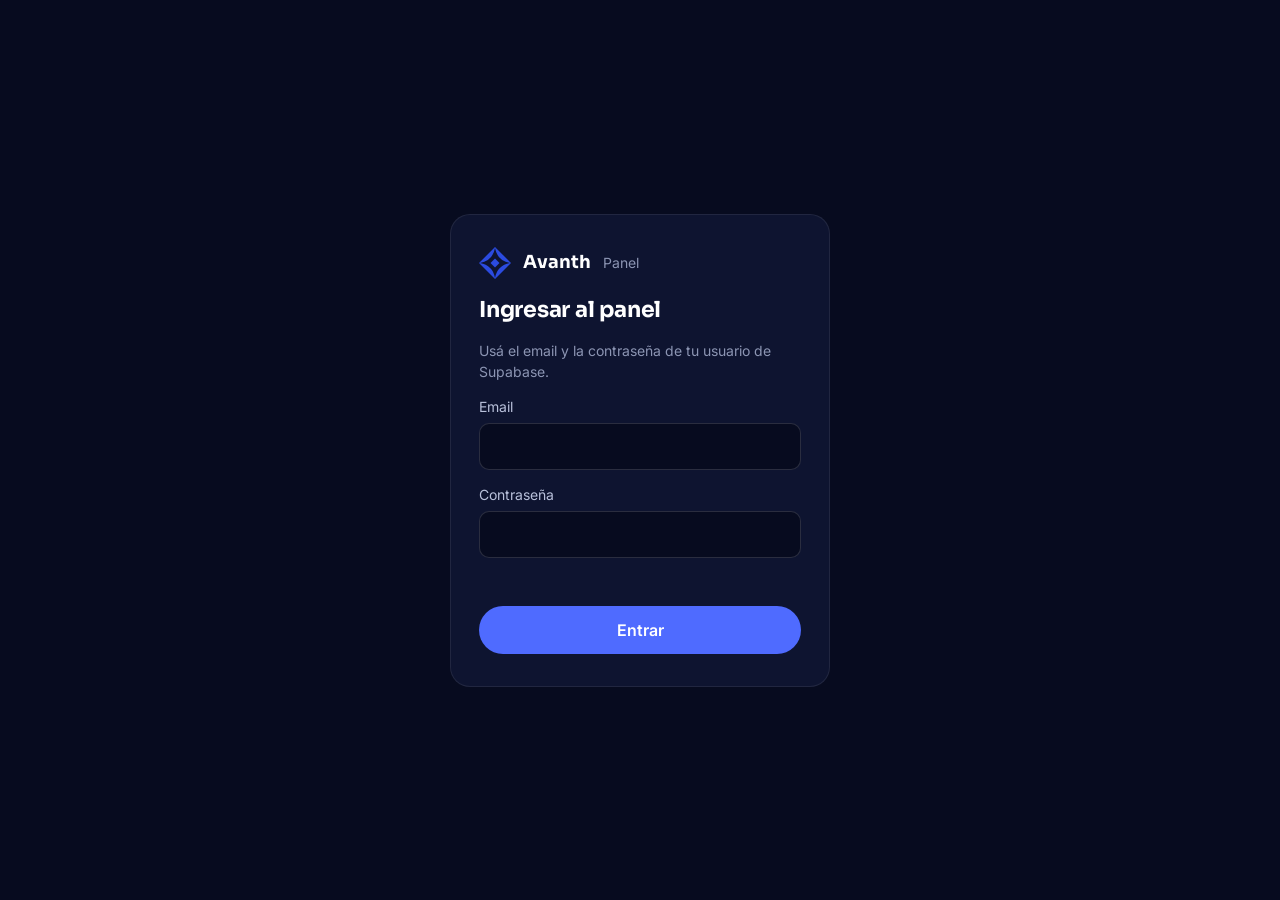
<file: admin.html>
<!doctype html>
<html lang="es">
<head>
  <meta charset="utf-8">
  <meta name="viewport" content="width=device-width, initial-scale=1">
  <meta name="robots" content="noindex, nofollow">
  <meta name="referrer" content="no-referrer">
  <title>Panel · Avanth Studio</title>
  <link rel="icon" type="image/svg+xml" href="assets/logo.svg">
  <link rel="preconnect" href="https://fonts.googleapis.com">
  <link rel="preconnect" href="https://fonts.gstatic.com" crossorigin>
  <link href="https://fonts.googleapis.com/css2?family=Sora:wght@500;600;700;800&family=Inter:wght@400;500;600;700&display=swap" rel="stylesheet">
  <style>
    :root {
      --bg: #070B1F;
      --surface: #0E1430;
      --surface-2: #121A3D;
      --blue: #4F6BFF;
      --blue-light: #8FA3FF;
      --green: #3DDC97;
      --red: #FF7A7A;
      --text: #FFFFFF;
      --text-2: #B8C0DA;
      --text-3: #8C95B3;
      --line: rgba(255, 255, 255, 0.08);
      --font-display: "Sora", system-ui, sans-serif;
      --font-body: "Inter", system-ui, sans-serif;
    }
    *, *::before, *::after { box-sizing: border-box; }
    body { margin: 0; background: var(--bg); color: var(--text); font-family: var(--font-body); line-height: 1.5; }
    h1, h2, h3 { font-family: var(--font-display); margin: 0; letter-spacing: -0.01em; }
    button, input { font: inherit; }
    [hidden] { display: none !important; }

    .wrap { max-width: 1160px; margin: 0 auto; padding: 32px 24px 64px; display: flex; flex-direction: column; gap: 24px; }
    .top { display: flex; flex-wrap: wrap; align-items: center; justify-content: space-between; gap: 16px; }
    .brand { display: flex; align-items: center; gap: 12px; color: inherit; text-decoration: none; }
    .brand img { width: 32px; height: 32px; }
    .brand strong { font-family: var(--font-display); font-size: 18px; }
    .brand span { color: var(--text-3); font-size: 14px; }
    .controls { display: flex; align-items: center; gap: 12px; flex-wrap: wrap; }
    .range { display: inline-flex; padding: 4px; border-radius: 999px; background: var(--surface); border: 1px solid var(--line); }
    .range button {
      border: 0; background: transparent; color: var(--text-2); padding: 6px 14px; border-radius: 999px; cursor: pointer; font-size: 14px;
    }
    .range button[aria-pressed="true"] { background: var(--blue); color: #fff; }
    .link-btn { border: 0; background: none; color: var(--text-3); cursor: pointer; font-size: 14px; text-decoration: underline; text-underline-offset: 3px; }
    .link-btn:hover { color: #fff; }

    .note { padding: 12px 16px; border-radius: 12px; background: rgba(79, 107, 255, 0.12); border: 1px solid rgba(143, 163, 255, 0.3); color: var(--text-2); font-size: 14px; }
    .note.error { background: rgba(255, 122, 122, 0.1); border-color: rgba(255, 122, 122, 0.35); }

    .tiles { display: grid; grid-template-columns: repeat(4, minmax(0, 1fr)); gap: 16px; }
    .tile, .panel { background: var(--surface); border: 1px solid var(--line); border-radius: 18px; }
    .tile { padding: 20px; display: flex; flex-direction: column; gap: 6px; }
    .tile span { color: var(--text-3); font-size: 14px; }
    .tile strong { font-family: var(--font-display); font-size: 34px; line-height: 1.1; font-variant-numeric: tabular-nums; }
    .tile small { color: var(--text-3); font-size: 13px; }

    .panel { padding: 22px; display: flex; flex-direction: column; gap: 16px; min-width: 0; }
    .panel-head { display: flex; flex-wrap: wrap; justify-content: space-between; align-items: baseline; gap: 4px 12px; }
    .panel h2 { font-size: 17px; }
    .panel-head span { color: var(--text-3); font-size: 13px; }
    .grid-2 { display: grid; grid-template-columns: repeat(2, minmax(0, 1fr)); gap: 16px; }

    /* Visitas por día */
    .chart { position: relative; height: 220px; display: flex; gap: 0; }
    .chart-y { width: 36px; position: relative; flex: none; color: var(--text-3); font-size: 12px; }
    .chart-y span { position: absolute; right: 8px; transform: translateY(-50%); font-variant-numeric: tabular-nums; }
    .chart-plot { position: relative; flex: 1; min-width: 0; border-bottom: 1px solid rgba(255, 255, 255, 0.18); }
    .gridline { position: absolute; left: 0; right: 0; border-top: 1px dashed var(--line); }
    .bars { position: absolute; inset: 0; display: flex; align-items: flex-end; }
    .bar-col { flex: 1; height: 100%; display: flex; align-items: flex-end; justify-content: center; padding: 0 1px; cursor: default; }
    .bar { width: 100%; max-width: 28px; min-height: 0; background: var(--blue); border-radius: 4px 4px 0 0; transition: background .15s ease; }
    .bar-col:hover .bar, .bar-col:focus-visible .bar { background: var(--blue-light); }
    .bar-col:focus-visible { outline: none; }
    .chart-x { display: flex; justify-content: space-between; margin-left: 36px; color: var(--text-3); font-size: 12px; padding-top: 8px; }
    .tooltip {
      position: absolute; pointer-events: none; z-index: 2; padding: 8px 12px; border-radius: 10px; white-space: nowrap;
      background: #fff; color: #0C1849; font-size: 13px; box-shadow: 0 12px 30px rgba(0, 0, 0, 0.4); transform: translate(-50%, -100%);
    }
    .tooltip strong { display: block; }

    /* Listas con barras */
    .list { list-style: none; margin: 0; padding: 0; display: flex; flex-direction: column; gap: 12px; }
    .list li { display: flex; flex-direction: column; gap: 6px; }
    .list-row { display: flex; justify-content: space-between; gap: 12px; font-size: 14px; }
    .list-row .name { min-width: 0; overflow: hidden; text-overflow: ellipsis; white-space: nowrap; }
    .list-row .name small { color: var(--text-3); margin-left: 6px; }
    .list-row .val { color: var(--text-2); font-variant-numeric: tabular-nums; flex: none; }
    .track { height: 6px; border-radius: 999px; background: rgba(255, 255, 255, 0.06); overflow: hidden; }
    .fill { height: 100%; border-radius: 999px; background: var(--blue); }
    .empty { color: var(--text-3); font-size: 14px; }

    details { color: var(--text-3); font-size: 13px; }
    details summary { cursor: pointer; }
    details table { width: 100%; border-collapse: collapse; margin-top: 8px; color: var(--text-2); }
    details td, details th { text-align: left; padding: 4px 8px; border-bottom: 1px solid var(--line); font-weight: 400; }

    /* Login */
    .login { min-height: 100vh; display: grid; place-items: center; padding: 24px; }
    .login form { width: min(380px, 100%); display: flex; flex-direction: column; gap: 14px; padding: 32px 28px; border-radius: 20px; background: var(--surface); border: 1px solid var(--line); }
    .login h1 { font-size: 22px; }
    .login p { margin: 0; color: var(--text-3); font-size: 14px; }
    .login label { display: flex; flex-direction: column; gap: 6px; font-size: 14px; color: var(--text-2); }
    .login input { padding: 12px 14px; border-radius: 10px; border: 1px solid rgba(255, 255, 255, 0.14); background: var(--bg); color: #fff; }
    .login input:focus { outline: 2px solid var(--blue); outline-offset: 1px; }
    .login button { margin-top: 6px; padding: 12px; border: 0; border-radius: 999px; background: var(--blue); color: #fff; font-weight: 600; cursor: pointer; }
    .login button:disabled { opacity: .6; cursor: wait; }
    .login .err { color: var(--red); font-size: 14px; min-height: 1em; }

    @media (max-width: 900px) { .tiles { grid-template-columns: repeat(2, minmax(0, 1fr)); } .grid-2 { grid-template-columns: minmax(0, 1fr); } }
    @media (max-width: 480px) {
      .wrap { padding: 24px 16px 48px; }
      .tile strong { font-size: 28px; }
      .chart { height: 180px; }
    }
  </style>
</head>
<body>
  <!-- Login -->
  <div class="login" id="login" hidden>
    <form id="login-form">
      <a class="brand" href="./"><img src="assets/logo.svg" alt=""><strong>Avanth</strong><span>Panel</span></a>
      <h1>Ingresar al panel</h1>
      <p>Usá el email y la contraseña de tu usuario de Supabase.</p>
      <label>Email <input type="email" name="email" required autocomplete="username"></label>
      <label>Contraseña <input type="password" name="password" required autocomplete="current-password"></label>
      <div class="err" id="login-error" role="alert"></div>
      <button type="submit">Entrar</button>
    </form>
  </div>

  <!-- Panel -->
  <div class="wrap" id="app" hidden>
    <div class="top">
      <a class="brand" href="./"><img src="assets/logo.svg" alt=""><strong>Avanth</strong><span>Estadísticas del sitio</span></a>
      <div class="controls">
        <div class="range" role="group" aria-label="Período">
          <button type="button" data-days="7">7 días</button>
          <button type="button" data-days="30" aria-pressed="true">30 días</button>
          <button type="button" data-days="90">90 días</button>
        </div>
        <button type="button" class="link-btn" id="logout">Salir</button>
      </div>
    </div>

    <div class="note" id="note" hidden></div>

    <div class="tiles">
      <div class="tile"><span>Visitas</span><strong id="k-pageviews">–</strong><small>páginas vistas</small></div>
      <div class="tile"><span>Visitantes</span><strong id="k-visitors">–</strong><small>personas distintas</small></div>
      <div class="tile"><span>Clics</span><strong id="k-clicks">–</strong><small>en links y botones</small></div>
      <div class="tile"><span>WhatsApp</span><strong id="k-whatsapp">–</strong><small>clics para escribirles</small></div>
    </div>

    <section class="panel">
      <div class="panel-head"><h2>Visitas por día</h2><span id="daily-sub"></span></div>
      <div class="chart" id="daily-chart">
        <div class="chart-y" id="daily-y"></div>
        <div class="chart-plot" id="daily-plot"></div>
      </div>
      <div class="chart-x" id="daily-x"></div>
      <details><summary>Ver como tabla</summary><table id="daily-table"></table></details>
    </section>

    <div class="grid-2">
      <section class="panel">
        <div class="panel-head"><h2>Clics por botón</h2><span>dónde hacen clic</span></div>
        <ul class="list" id="list-clicks"></ul>
      </section>
      <section class="panel">
        <div class="panel-head"><h2>Secciones vistas</h2><span>% de las visitas que llegan a cada una</span></div>
        <ul class="list" id="list-sections"></ul>
      </section>
      <section class="panel">
        <div class="panel-head"><h2>De dónde vienen</h2><span>sitio desde el que llegaron</span></div>
        <ul class="list" id="list-referrers"></ul>
      </section>
      <section class="panel">
        <div class="panel-head"><h2>Dispositivos</h2></div>
        <ul class="list" id="list-devices"></ul>
      </section>
    </div>
  </div>

  <script src="analytics-config.js"></script>
  <script>
    // El panel no se puede mostrar dentro de otra web (evita que roben clics o la contraseña)
    if (window.top !== window.self) {
      try { window.top.location.replace(window.self.location.href); }
      catch { document.documentElement.hidden = true; }
    }
    const { supabaseUrl = '', supabaseKey = '' } = window.AVANTH_ANALYTICS || {};
    const demo = new URLSearchParams(location.search).has('demo');
    const $ = (id) => document.getElementById(id);
    const fmt = new Intl.NumberFormat('es-AR');

    const SECTION_NAMES = {
      inicio: 'Portada', servicios: 'Servicios', nosotros: 'Nosotros', proceso: 'Proceso',
      proyectos: 'Proyectos', instagram: 'Instagram', contacto: 'Contacto',
      header: 'Menú', footer: 'Pie de página', flotante: 'Botón flotante'
    };
    const sectionName = (s) => SECTION_NAMES[s] || s || '—';

    const store = {
      get(k) { try { return localStorage.getItem(k); } catch { return null; } },
      set(k, v) { try { localStorage.setItem(k, v); } catch {} },
      del(k) { try { localStorage.removeItem(k); } catch {} }
    };
    // Tus propias visitas desde este navegador no se cuentan
    store.set('avanth-no-track', '1');

    const escapeHtml = (s) => String(s).replace(/[&<>"']/g, (c) => ({ '&': '&amp;', '<': '&lt;', '>': '&gt;', '"': '&quot;', "'": '&#39;' }[c]));

    function showNote(text, isError) {
      const n = $('note');
      n.textContent = text;
      n.classList.toggle('error', !!isError);
      n.hidden = !text;
    }

    // ---- Sesión ----
    function getSession() {
      try {
        const s = JSON.parse(store.get('avanth-admin-session') || 'null');
        return s && s.expires_at * 1000 > Date.now() + 30000 ? s : null;
      } catch { return null; }
    }

    async function login(email, password) {
      const res = await fetch(`${supabaseUrl}/auth/v1/token?grant_type=password`, {
        method: 'POST',
        headers: { apikey: supabaseKey, 'Content-Type': 'application/json' },
        body: JSON.stringify({ email, password })
      });
      const data = await res.json().catch(() => ({}));
      if (!res.ok) throw new Error(data.error_description || data.msg || 'No se pudo ingresar');
      store.set('avanth-admin-session', JSON.stringify({ access_token: data.access_token, expires_at: data.expires_at }));
    }

    function showLogin(message) {
      store.del('avanth-admin-session');
      $('app').hidden = true;
      $('login').hidden = false;
      $('login-error').textContent = message || '';
    }

    // ---- Datos ----
    async function fetchStats(days) {
      if (demo) return demoStats(days);
      const session = getSession();
      if (!session) { showLogin(); return null; }
      const res = await fetch(`${supabaseUrl}/rest/v1/rpc/admin_stats`, {
        method: 'POST',
        headers: { apikey: supabaseKey, Authorization: `Bearer ${session.access_token}`, 'Content-Type': 'application/json' },
        body: JSON.stringify({ days })
      });
      if (res.status === 401 || res.status === 403) {
        const body = await res.json().catch(() => ({}));
        showLogin(body.code === '42501' ? 'Este usuario no tiene acceso al panel.' : 'La sesión expiró. Volvé a ingresar.');
        return null;
      }
      if (!res.ok) throw new Error(`Error ${res.status}`);
      return res.json();
    }

    function demoStats(days) {
      let seed = 7;
      const rnd = () => (seed = (seed * 9301 + 49297) % 233280) / 233280;
      const daily = [];
      for (let i = days - 1; i >= 0; i--) {
        const d = new Date(); d.setDate(d.getDate() - i);
        const pv = Math.round(30 + rnd() * 40 + (d.getDay() % 6 ? 15 : -10));
        daily.push({ day: d.toISOString().slice(0, 10), pageviews: pv, visitors: Math.round(pv * 0.72) });
      }
      const pageviews = daily.reduce((a, d) => a + d.pageviews, 0);
      const k = pageviews / 1500;
      const n = (x) => Math.round(x * k);
      return {
        pageviews, visitors: Math.round(pageviews * 0.7), clicks: n(620), whatsapp: n(118), daily,
        top_clicks: [
          { label: 'Contanos tu proyecto', section: 'inicio', n: n(160) },
          { label: 'WhatsApp', section: 'flotante', n: n(74) },
          { label: 'Ver en grande: Recorrido por la web de Smash Burger', section: 'proyectos', n: n(61) },
          { label: 'Hablemos', section: 'header', n: n(55) },
          { label: 'Ver todos', section: 'proyectos', n: n(48) },
          { label: 'WhatsApp', section: 'nosotros', n: n(44) },
          { label: 'Seguinos en Instagram', section: 'instagram', n: n(31) },
          { label: 'Enviar mensaje', section: 'contacto', n: n(27) }
        ],
        sections: [
          { section: 'inicio', n: pageviews }, { section: 'servicios', n: n(1080) }, { section: 'nosotros', n: n(860) },
          { section: 'proceso', n: n(720) }, { section: 'proyectos', n: n(640) }, { section: 'instagram', n: n(450) }, { section: 'contacto', n: n(380) }
        ],
        referrers: [
          { referrer: 'Directo', n: n(690) }, { referrer: 'instagram.com', n: n(420) }, { referrer: 'google.com', n: n(260) }, { referrer: 'l.facebook.com', n: n(80) }
        ],
        devices: [{ device: 'mobile', n: n(1040) }, { device: 'desktop', n: n(460) }]
      };
    }

    // ---- Render ----
    function renderList(el, rows, opts = {}) {
      if (!rows.length) { el.innerHTML = '<li class="empty">Todavía no hay datos.</li>'; return; }
      const max = opts.max || Math.max(...rows.map((r) => r.value));
      el.innerHTML = rows.map((r) => `
        <li>
          <div class="list-row">
            <span class="name" title="${escapeHtml(r.name)}">${escapeHtml(r.name)}${r.sub ? `<small>${escapeHtml(r.sub)}</small>` : ''}</span>
            <span class="val">${r.display ?? fmt.format(r.value)}</span>
          </div>
          <div class="track"><div class="fill" style="width:${max ? Math.max(1, (r.value / max) * 100) : 0}%"></div></div>
        </li>`).join('');
    }

    const niceMax = (v) => {
      if (v <= 5) return 5;
      const p = 10 ** Math.floor(Math.log10(v));
      return [1, 2, 2.5, 5, 10].map((m) => m * p).find((m) => m >= v);
    };
    const dayLabel = (iso, opts) => new Date(`${iso}T12:00:00`).toLocaleDateString('es-AR', opts);

    function renderDaily(daily) {
      const max = niceMax(Math.max(1, ...daily.map((d) => d.pageviews)));
      const plot = $('daily-plot');
      const y = $('daily-y');
      y.innerHTML = [0, 0.5, 1].map((f) => `<span style="top:${(1 - f) * 100}%">${fmt.format(max * f)}</span>`).join('');
      plot.innerHTML = [0.5, 1].map((f) => `<div class="gridline" style="top:${(1 - f) * 100}%"></div>`).join('') +
        `<div class="bars">${daily.map((d, i) => `
          <div class="bar-col" tabindex="0" data-i="${i}" aria-label="${dayLabel(d.day, { day: 'numeric', month: 'long' })}: ${d.pageviews} visitas">
            <div class="bar" style="height:${(d.pageviews / max) * 100}%"></div>
          </div>`).join('')}</div><div class="tooltip" hidden></div>`;

      const first = daily[0], last = daily[daily.length - 1], mid = daily[Math.floor(daily.length / 2)];
      $('daily-x').innerHTML = [first, mid, last].map((d) => `<span>${dayLabel(d.day, { day: 'numeric', month: 'short' })}</span>`).join('');
      $('daily-sub').textContent = `promedio ${fmt.format(Math.round(daily.reduce((a, d) => a + d.pageviews, 0) / daily.length))} por día`;
      $('daily-table').innerHTML = '<tr><th>Día</th><th>Visitas</th><th>Visitantes</th></tr>' +
        daily.map((d) => `<tr><td>${dayLabel(d.day, { weekday: 'short', day: 'numeric', month: 'short' })}</td><td>${d.pageviews}</td><td>${d.visitors}</td></tr>`).join('');

      const tip = plot.querySelector('.tooltip');
      const show = (col) => {
        const d = daily[col.dataset.i];
        tip.innerHTML = `<strong>${dayLabel(d.day, { weekday: 'long', day: 'numeric', month: 'long' })}</strong>${fmt.format(d.pageviews)} visitas · ${fmt.format(d.visitors)} visitantes`;
        const plotBox = plot.getBoundingClientRect();
        const box = col.getBoundingClientRect();
        const bar = col.querySelector('.bar').getBoundingClientRect();
        tip.hidden = false;
        const half = tip.offsetWidth / 2;
        const x = Math.min(Math.max(box.left - plotBox.left + box.width / 2, half), plotBox.width - half);
        tip.style.left = `${x}px`;
        tip.style.top = `${bar.top - plotBox.top - 8}px`;
      };
      plot.querySelectorAll('.bar-col').forEach((col) => {
        col.addEventListener('mouseenter', () => show(col));
        col.addEventListener('focus', () => show(col));
        col.addEventListener('mouseleave', () => { tip.hidden = true; });
        col.addEventListener('blur', () => { tip.hidden = true; });
      });
    }

    function render(s) {
      $('k-pageviews').textContent = fmt.format(s.pageviews);
      $('k-visitors').textContent = fmt.format(s.visitors);
      $('k-clicks').textContent = fmt.format(s.clicks);
      $('k-whatsapp').textContent = fmt.format(s.whatsapp);
      renderDaily(s.daily || []);

      renderList($('list-clicks'), (s.top_clicks || []).map((r) => ({ name: r.label || '(sin texto)', sub: sectionName(r.section), value: r.n })));

      const order = Object.keys(SECTION_NAMES);
      const sections = (s.sections || []).slice().sort((a, b) => order.indexOf(a.section) - order.indexOf(b.section));
      renderList($('list-sections'), sections.map((r) => ({
        name: sectionName(r.section), value: r.n,
        display: s.pageviews ? `${Math.min(100, Math.round((r.n / s.pageviews) * 100))}%` : '–'
      })), { max: Math.max(s.pageviews, 1) });

      renderList($('list-referrers'), (s.referrers || []).map((r) => ({ name: r.referrer, value: r.n })));

      const totalDev = (s.devices || []).reduce((a, r) => a + r.n, 0);
      renderList($('list-devices'), (s.devices || []).map((r) => ({
        name: r.device === 'mobile' ? 'Celular' : 'Computadora', value: r.n,
        display: `${fmt.format(r.n)} · ${totalDev ? Math.round((r.n / totalDev) * 100) : 0}%`
      })), { max: Math.max(totalDev, 1) });
    }

    let currentDays = 30;
    async function load() {
      try {
        const stats = await fetchStats(currentDays);
        if (!stats) return;
        $('login').hidden = true;
        $('app').hidden = false;
        render(stats);
      } catch (err) {
        $('app').hidden = false;
        showNote(`No se pudieron cargar las estadísticas (${err.message}).`, true);
      }
    }

    document.querySelectorAll('.range button').forEach((btn) => {
      btn.addEventListener('click', () => {
        currentDays = Number(btn.dataset.days);
        document.querySelectorAll('.range button').forEach((b) => b.setAttribute('aria-pressed', String(b === btn)));
        load();
      });
    });

    $('logout').addEventListener('click', () => { if (demo) location.search = ''; else showLogin(); });

    $('login-form').addEventListener('submit', async (e) => {
      e.preventDefault();
      const form = e.target;
      const btn = form.querySelector('button');
      btn.disabled = true;
      $('login-error').textContent = '';
      try {
        await login(form.email.value.trim(), form.password.value);
        form.reset();
        await load();
      } catch (err) {
        const messages = {
          'Invalid login credentials': 'Email o contraseña incorrectos.',
          'Email not confirmed': 'El email no está confirmado. En Supabase, confirmá el usuario (ver supabase/README.md).',
          'Failed to fetch': 'No se pudo conectar con Supabase. Revisá tu conexión.'
        };
        $('login-error').textContent = messages[err.message] || err.message;
      } finally {
        btn.disabled = false;
      }
    });

    if (demo) {
      showNote('Estás viendo datos de ejemplo. Así se va a ver el panel con las visitas reales.');
      load();
    } else if (!supabaseUrl || !supabaseKey) {
      $('app').hidden = false;
      showNote('Falta conectar Supabase: completá analytics-config.js (ver supabase/README.md). Mientras tanto podés ver un ejemplo en admin.html?demo', true);
    } else {
      load();
    }
  </script>
</body>
</html>
</file>
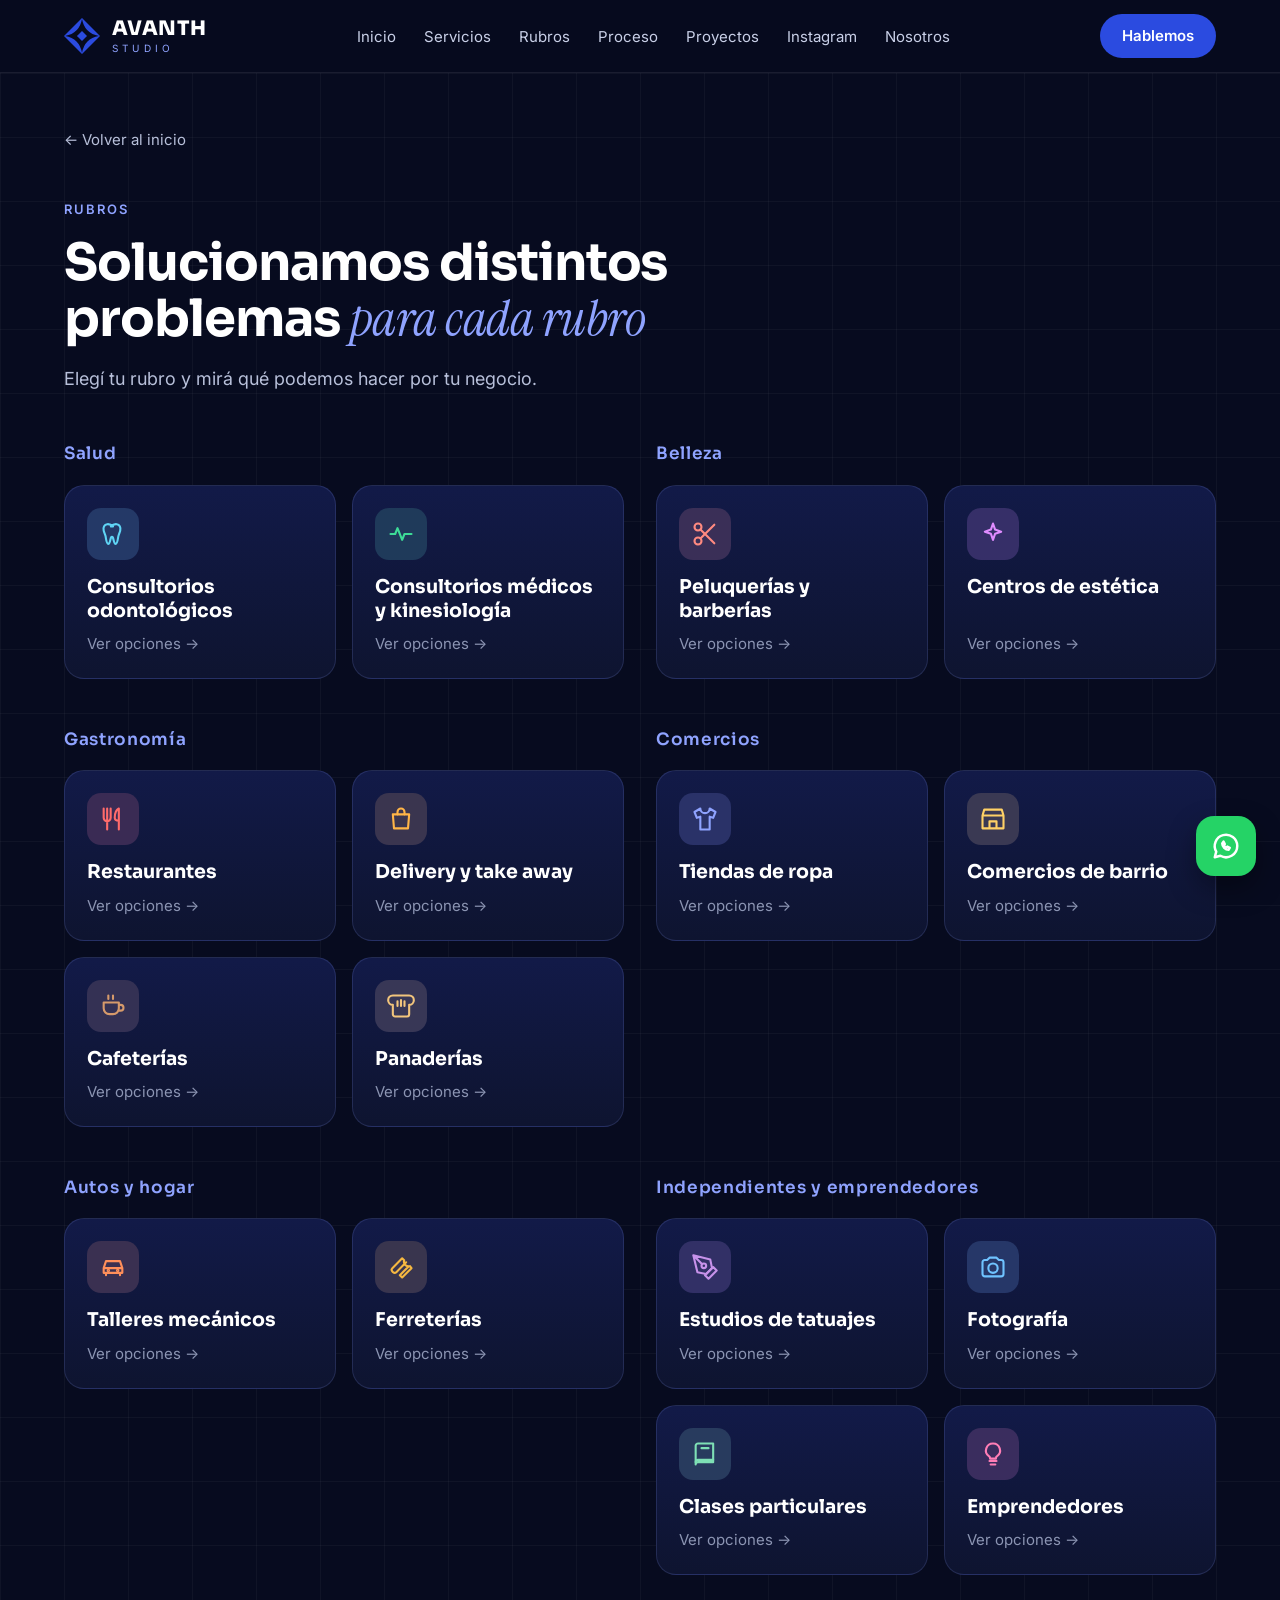
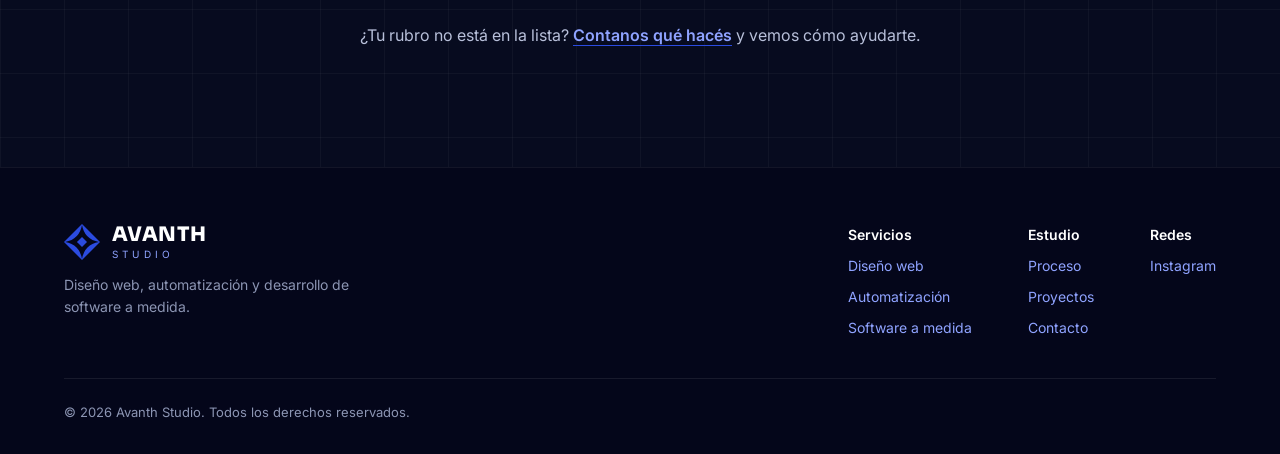
<file: rubros.html>
<!doctype html>
<html lang="es">
<head>
  <!-- Google Tag Manager -->
  <script>(function(w,d,s,l,i){w[l]=w[l]||[];w[l].push({'gtm.start':
  new Date().getTime(),event:'gtm.js'});var f=d.getElementsByTagName(s)[0],
  j=d.createElement(s),dl=l!='dataLayer'?'&l='+l:'';j.async=true;j.src=
  'https://www.googletagmanager.com/gtm.js?id='+i+dl;f.parentNode.insertBefore(j,f);
  })(window,document,'script','dataLayer','GTM-PGPKDLVZ');</script>
  <!-- End Google Tag Manager -->
  <meta charset="utf-8">
  <meta name="viewport" content="width=device-width, initial-scale=1">
  <meta name="referrer" content="strict-origin-when-cross-origin">
  <title>Rubros — Avanth Studio</title>
  <meta name="description" content="Qué resolvemos en consultorios, peluquerías, gastronomía, tiendas de ropa, comercios y centros de estética: diseño web, automatización y software a medida.">
  <meta name="theme-color" content="#070B1F">
  <meta property="og:title" content="Rubros — Avanth Studio">
  <meta property="og:description" content="Diseño web, automatización y software a medida.">
  <meta property="og:type" content="website">
  <link rel="icon" type="image/svg+xml" href="assets/logo.svg">
  <link rel="preconnect" href="https://fonts.googleapis.com">
  <link rel="preconnect" href="https://fonts.gstatic.com" crossorigin>
  <link href="https://fonts.googleapis.com/css2?family=Sora:wght@400;500;600;700;800&family=Inter:wght@400;500;600;700&family=Instrument+Serif:ital@1&display=swap" rel="stylesheet">
  <link rel="stylesheet" href="styles.css">
</head>
<body>
  <!-- Google Tag Manager (noscript) -->
  <noscript><iframe src="https://www.googletagmanager.com/ns.html?id=GTM-PGPKDLVZ"
  height="0" width="0" style="display:none;visibility:hidden"></iframe></noscript>
  <!-- End Google Tag Manager (noscript) -->

  <header class="site-header">
    <nav class="container nav" aria-label="Principal">
      <a href="index.html#inicio" class="brand" aria-label="Avanth Studio, inicio">
        <img src="assets/logo.svg" alt="" width="36" height="36">
        <span class="brand-text">
          <span class="brand-name">AVANTH</span>
          <span class="brand-sub">STUDIO</span>
        </span>
      </a>
      <ul class="nav-links" id="nav-links">
        <li><a href="index.html#inicio">Inicio</a></li>
        <li><a href="index.html#servicios">Servicios</a></li>
        <li><a href="rubros.html" aria-current="page">Rubros</a></li>
        <li><a href="index.html#proceso">Proceso</a></li>
        <li><a href="index.html#proyectos">Proyectos</a></li>
        <li><a href="index.html#instagram">Instagram</a></li>
        <li><a href="index.html#nosotros">Nosotros</a></li>
      </ul>
      <a href="index.html#contacto" class="btn btn-blue">Hablemos</a>
      <button class="nav-toggle" type="button" aria-label="Abrir menú" aria-expanded="false" aria-controls="nav-links">
        <svg viewBox="0 0 24 24" fill="none" stroke="currentColor" stroke-width="2" stroke-linecap="round" aria-hidden="true"><path d="M4 7h16M4 12h16M4 17h16"/></svg>
      </button>
    </nav>
  </header>

  <main>
    <section id="rubros" class="rubros-page grid-bg">
      <div class="container">
        <a class="rubros-back" href="index.html">← Volver al inicio</a>
        <div class="rubros-intro reveal">
          <span class="eyebrow">Rubros</span>
          <h1 class="section-title">Solucionamos distintos problemas <span class="serif">para cada rubro</span></h1>
          <p class="lead">Elegí tu rubro y mirá qué podemos hacer por tu negocio.</p>
        </div>

        <div class="rubro-groups">
          <div class="rubro-group reveal">
            <h2 class="rubro-group-title">Salud</h2>
            <div class="rubro-tiles">
            <a class="rubro-tile" href="#odontologia" style="--c: #5FD4F4">
              <span class="rubro-tile-icon"><svg viewBox="0 0 24 24" fill="none" stroke="currentColor" stroke-width="1.8" stroke-linecap="round" stroke-linejoin="round" aria-hidden="true"><path d="M12 5.5C10.5 4 8.6 3.4 7 3.6 4.6 3.9 3.4 6.2 4 9c.4 1.8 1.2 3 1.6 4.8.5 2.4.7 6.7 2.4 6.7 1.5 0 1.6-4.2 2.4-5.6.4-.7 1-.7 1.4 0 .8 1.4.9 5.6 2.4 5.6 1.7 0 1.9-4.3 2.4-6.7.4-1.8 1.2-3 1.6-4.8.6-2.8-.6-5.1-3-5.4-1.6-.2-3.5.4-5 1.9z"/></svg></span>
              <span class="rubro-tile-name">Consultorios odontológicos</span>
              <span class="rubro-tile-more">Ver opciones <span aria-hidden="true">→</span></span>
            </a>
            <a class="rubro-tile" href="#salud" style="--c: #3DDC97">
              <span class="rubro-tile-icon"><svg viewBox="0 0 24 24" fill="none" stroke="currentColor" stroke-width="1.8" stroke-linecap="round" stroke-linejoin="round" aria-hidden="true"><path d="M3 12h4l2-5 4 10 2-5h6"/></svg></span>
              <span class="rubro-tile-name">Consultorios médicos y kinesiología</span>
              <span class="rubro-tile-more">Ver opciones <span aria-hidden="true">→</span></span>
            </a>
            </div>
          </div>
          <div class="rubro-group reveal">
            <h2 class="rubro-group-title">Belleza</h2>
            <div class="rubro-tiles">
            <a class="rubro-tile" href="#peluquerias" style="--c: #FF8A80">
              <span class="rubro-tile-icon"><svg viewBox="0 0 24 24" fill="none" stroke="currentColor" stroke-width="1.8" stroke-linecap="round" stroke-linejoin="round" aria-hidden="true"><circle cx="6" cy="6" r="3"/><circle cx="6" cy="18" r="3"/><path d="M8.1 8.1L20 20M8.1 15.9L20 4"/></svg></span>
              <span class="rubro-tile-name">Peluquerías y barberías</span>
              <span class="rubro-tile-more">Ver opciones <span aria-hidden="true">→</span></span>
            </a>
            <a class="rubro-tile" href="#estetica" style="--c: #E08CFF">
              <span class="rubro-tile-icon"><svg viewBox="0 0 24 24" fill="none" stroke="currentColor" stroke-width="1.8" stroke-linecap="round" stroke-linejoin="round" aria-hidden="true"><path d="M12 3l1.8 5.2L19 10l-5.2 1.8L12 17l-1.8-5.2L5 10l5.2-1.8L12 3z"/></svg></span>
              <span class="rubro-tile-name">Centros de estética</span>
              <span class="rubro-tile-more">Ver opciones <span aria-hidden="true">→</span></span>
            </a>
            </div>
          </div>
          <div class="rubro-group reveal">
            <h2 class="rubro-group-title">Gastronomía</h2>
            <div class="rubro-tiles">
            <a class="rubro-tile" href="#restaurantes" style="--c: #FF6B6B">
              <span class="rubro-tile-icon"><svg viewBox="0 0 24 24" fill="none" stroke="currentColor" stroke-width="1.8" stroke-linecap="round" stroke-linejoin="round" aria-hidden="true"><path d="M4 3v8a3 3 0 0 0 6 0V3M7 3v18M17 21V3c-2 1-3.5 4-3.5 8 0 1.7.8 2.5 3.5 2.5"/></svg></span>
              <span class="rubro-tile-name">Restaurantes</span>
              <span class="rubro-tile-more">Ver opciones <span aria-hidden="true">→</span></span>
            </a>
            <a class="rubro-tile" href="#gastronomia" style="--c: #FFB547">
              <span class="rubro-tile-icon"><svg viewBox="0 0 24 24" fill="none" stroke="currentColor" stroke-width="1.8" stroke-linecap="round" stroke-linejoin="round" aria-hidden="true"><path d="M5 8h14l-1 12H6L5 8z"/><path d="M9 8V6a3 3 0 0 1 6 0v2"/></svg></span>
              <span class="rubro-tile-name">Delivery y take away</span>
              <span class="rubro-tile-more">Ver opciones <span aria-hidden="true">→</span></span>
            </a>
            <a class="rubro-tile" href="#cafeterias" style="--c: #D69A6B">
              <span class="rubro-tile-icon"><svg viewBox="0 0 24 24" fill="none" stroke="currentColor" stroke-width="1.8" stroke-linecap="round" stroke-linejoin="round" aria-hidden="true"><path d="M4 9h13v5a5 5 0 0 1-5 5H9a5 5 0 0 1-5-5V9zM17 11h1.5a2.5 2.5 0 0 1 0 5H17M8 3v3M12 3v3"/></svg></span>
              <span class="rubro-tile-name">Cafeterías</span>
              <span class="rubro-tile-more">Ver opciones <span aria-hidden="true">→</span></span>
            </a>
            <a class="rubro-tile" href="#panaderias" style="--c: #F2C57C">
              <span class="rubro-tile-icon"><svg viewBox="0 0 24 24" fill="none" stroke="currentColor" stroke-width="1.8" stroke-linecap="round" stroke-linejoin="round" aria-hidden="true"><path d="M5 11a4 4 0 0 1 0-8h14a4 4 0 0 1 0 8v8a2 2 0 0 1-2 2H7a2 2 0 0 1-2-2v-8z"/><path d="M9 8v4M12 7v5M15 8v4"/></svg></span>
              <span class="rubro-tile-name">Panaderías</span>
              <span class="rubro-tile-more">Ver opciones <span aria-hidden="true">→</span></span>
            </a>
            </div>
          </div>
          <div class="rubro-group reveal">
            <h2 class="rubro-group-title">Comercios</h2>
            <div class="rubro-tiles">
            <a class="rubro-tile" href="#ropa" style="--c: #8FA3FF">
              <span class="rubro-tile-icon"><svg viewBox="0 0 24 24" fill="none" stroke="currentColor" stroke-width="1.8" stroke-linecap="round" stroke-linejoin="round" aria-hidden="true"><path d="M8 3l-5 3 2 5 3-1v11h8V10l3 1 2-5-5-3a4 4 0 0 1-8 0z"/></svg></span>
              <span class="rubro-tile-name">Tiendas de ropa</span>
              <span class="rubro-tile-more">Ver opciones <span aria-hidden="true">→</span></span>
            </a>
            <a class="rubro-tile" href="#comercios" style="--c: #FFD166">
              <span class="rubro-tile-icon"><svg viewBox="0 0 24 24" fill="none" stroke="currentColor" stroke-width="1.8" stroke-linecap="round" stroke-linejoin="round" aria-hidden="true"><path d="M3 9l1.5-5h15L21 9M3 9v11h18V9M3 9h18M9 20v-6h6v6"/></svg></span>
              <span class="rubro-tile-name">Comercios de barrio</span>
              <span class="rubro-tile-more">Ver opciones <span aria-hidden="true">→</span></span>
            </a>
            </div>
          </div>
          <div class="rubro-group reveal">
            <h2 class="rubro-group-title">Autos y hogar</h2>
            <div class="rubro-tiles">
            <a class="rubro-tile" href="#taller" style="--c: #FF8F5A">
              <span class="rubro-tile-icon"><svg viewBox="0 0 24 24" fill="none" stroke="currentColor" stroke-width="1.8" stroke-linecap="round" stroke-linejoin="round" aria-hidden="true"><path d="M5 17h14M6 17v2M18 17v2M4 13l2-6h12l2 6v4H4v-4zM4 13h16"/><circle cx="8" cy="15" r=".6"/><circle cx="16" cy="15" r=".6"/></svg></span>
              <span class="rubro-tile-name">Talleres mecánicos</span>
              <span class="rubro-tile-more">Ver opciones <span aria-hidden="true">→</span></span>
            </a>
            <a class="rubro-tile" href="#ferreteria" style="--c: #F5B841">
              <span class="rubro-tile-icon"><svg viewBox="0 0 24 24" fill="none" stroke="currentColor" stroke-width="1.8" stroke-linecap="round" stroke-linejoin="round" aria-hidden="true"><path d="M14.7 6.3a4 4 0 0 0 5 5L21 13l-8 8-2-2 7.5-7.5M14.7 6.3L13 4.6 4.6 13a2 2 0 0 0 0 2.8l.6.6a2 2 0 0 0 2.8 0L16.4 8"/></svg></span>
              <span class="rubro-tile-name">Ferreterías</span>
              <span class="rubro-tile-more">Ver opciones <span aria-hidden="true">→</span></span>
            </a>
            </div>
          </div>
          <div class="rubro-group reveal">
            <h2 class="rubro-group-title">Independientes y emprendedores</h2>
            <div class="rubro-tiles">
            <a class="rubro-tile" href="#tatuajes" style="--c: #C792EA">
              <span class="rubro-tile-icon"><svg viewBox="0 0 24 24" fill="none" stroke="currentColor" stroke-width="1.8" stroke-linecap="round" stroke-linejoin="round" aria-hidden="true"><path d="M12 19l7-7 3 3-7 7-3-3z"/><path d="M18 13l-1.5-7.5L2 2l3.5 14.5L13 18l5-5zM2 2l7.6 7.6"/><circle cx="11" cy="11" r="2"/></svg></span>
              <span class="rubro-tile-name">Estudios de tatuajes</span>
              <span class="rubro-tile-more">Ver opciones <span aria-hidden="true">→</span></span>
            </a>
            <a class="rubro-tile" href="#fotografia" style="--c: #6FC3FF">
              <span class="rubro-tile-icon"><svg viewBox="0 0 24 24" fill="none" stroke="currentColor" stroke-width="1.8" stroke-linecap="round" stroke-linejoin="round" aria-hidden="true"><path d="M3 8a2 2 0 0 1 2-2h2l2-2h6l2 2h2a2 2 0 0 1 2 2v10a2 2 0 0 1-2 2H5a2 2 0 0 1-2-2V8z"/><circle cx="12" cy="13" r="4"/></svg></span>
              <span class="rubro-tile-name">Fotografía</span>
              <span class="rubro-tile-more">Ver opciones <span aria-hidden="true">→</span></span>
            </a>
            <a class="rubro-tile" href="#clases" style="--c: #7EE0B5">
              <span class="rubro-tile-icon"><svg viewBox="0 0 24 24" fill="none" stroke="currentColor" stroke-width="1.8" stroke-linecap="round" stroke-linejoin="round" aria-hidden="true"><path d="M4 5a2 2 0 0 1 2-2h13v16H6a2 2 0 0 0-2 2V5z"/><path d="M4 19a2 2 0 0 1 2-2h13M9 7h6"/></svg></span>
              <span class="rubro-tile-name">Clases particulares</span>
              <span class="rubro-tile-more">Ver opciones <span aria-hidden="true">→</span></span>
            </a>
            <a class="rubro-tile" href="#emprendimiento" style="--c: #FF7EB6">
              <span class="rubro-tile-icon"><svg viewBox="0 0 24 24" fill="none" stroke="currentColor" stroke-width="1.8" stroke-linecap="round" stroke-linejoin="round" aria-hidden="true"><path d="M9 18h6M10 21h4M12 3a6 6 0 0 0-3.5 10.9c.6.4 1 1.1 1 1.8V16h5v-.3c0-.7.4-1.4 1-1.8A6 6 0 0 0 12 3z"/></svg></span>
              <span class="rubro-tile-name">Emprendedores</span>
              <span class="rubro-tile-more">Ver opciones <span aria-hidden="true">→</span></span>
            </a>
            </div>
          </div>
        </div>

        <p class="rubros-more reveal">¿Tu rubro no está en la lista? <a href="index.html#contacto" data-whatsapp="Hola Avanth! Quiero ver qué pueden hacer por mi negocio.">Contanos qué hacés</a> y vemos cómo ayudarte.</p>
      </div>
    </section>

    <dialog class="rubro-sheet" id="odontologia" aria-labelledby="odontologia-t" style="--c: #5FD4F4">
      <div class="rubro-sheet-inner">
        <button class="rubro-sheet-close" type="button" aria-label="Cerrar"><svg viewBox="0 0 24 24" fill="none" stroke="currentColor" stroke-width="2" stroke-linecap="round" aria-hidden="true"><path d="M6 6l12 12M18 6L6 18"/></svg></button>
        <div class="rubro-sheet-head">
          <span class="rubro-tile-icon"><svg viewBox="0 0 24 24" fill="none" stroke="currentColor" stroke-width="1.8" stroke-linecap="round" stroke-linejoin="round" aria-hidden="true"><path d="M12 5.5C10.5 4 8.6 3.4 7 3.6 4.6 3.9 3.4 6.2 4 9c.4 1.8 1.2 3 1.6 4.8.5 2.4.7 6.7 2.4 6.7 1.5 0 1.6-4.2 2.4-5.6.4-.7 1-.7 1.4 0 .8 1.4.9 5.6 2.4 5.6 1.7 0 1.9-4.3 2.4-6.7.4-1.8 1.2-3 1.6-4.8.6-2.8-.6-5.1-3-5.4-1.6-.2-3.5.4-5 1.9z"/></svg></span>
          <div><h2 id="odontologia-t">Consultorios odontológicos</h2><p>Turnos que se reservan solos y pacientes que no se olvidan.</p></div>
        </div>
        <div class="rubro-fixes">
          <div class="rubro-fix">
            <p class="rubro-fix-problem"><span class="rubro-fix-label">El problema</span>Pacientes que faltan sin avisar y dejan huecos en la agenda.</p>
            <p class="rubro-fix-solution"><span class="rubro-fix-label">Cómo lo solucionamos <em>Automatización</em></span>Recordatorio automático por WhatsApp el día anterior, con opción de confirmar o cancelar para liberar el turno.</p>
          </div>
          <div class="rubro-fix">
            <p class="rubro-fix-problem"><span class="rubro-fix-label">El problema</span>La recepción pasa horas en el teléfono y en WhatsApp dando turnos.</p>
            <p class="rubro-fix-solution"><span class="rubro-fix-label">Cómo lo solucionamos <em>Automatización</em></span>Turnos online las 24 horas que se cargan solos en tu agenda.</p>
          </div>
          <div class="rubro-fix">
            <p class="rubro-fix-problem"><span class="rubro-fix-label">El problema</span>Quien te busca en Google no encuentra tratamientos, obras sociales ni cómo llegar.</p>
            <p class="rubro-fix-solution"><span class="rubro-fix-label">Cómo lo solucionamos <em>Diseño web</em></span>Una web clara con tratamientos, obras sociales, equipo y ubicación, pensada para aparecer cuando buscan en la zona.</p>
          </div>
        </div>
        <a class="btn btn-whatsapp" href="index.html#contacto" data-whatsapp="Hola Avanth! Tengo un consultorio odontológico y quiero ver qué pueden hacer por mi negocio.">Quiero esto para mi negocio</a>
      </div>
    </dialog>
    <dialog class="rubro-sheet" id="salud" aria-labelledby="salud-t" style="--c: #3DDC97">
      <div class="rubro-sheet-inner">
        <button class="rubro-sheet-close" type="button" aria-label="Cerrar"><svg viewBox="0 0 24 24" fill="none" stroke="currentColor" stroke-width="2" stroke-linecap="round" aria-hidden="true"><path d="M6 6l12 12M18 6L6 18"/></svg></button>
        <div class="rubro-sheet-head">
          <span class="rubro-tile-icon"><svg viewBox="0 0 24 24" fill="none" stroke="currentColor" stroke-width="1.8" stroke-linecap="round" stroke-linejoin="round" aria-hidden="true"><path d="M3 12h4l2-5 4 10 2-5h6"/></svg></span>
          <div><h2 id="salud-t">Consultorios médicos y kinesiología</h2><p>Turnos ordenados y pacientes que llegan informados.</p></div>
        </div>
        <div class="rubro-fixes">
          <div class="rubro-fix">
            <p class="rubro-fix-problem"><span class="rubro-fix-label">El problema</span>Pacientes que no saben qué traer ni cómo prepararse, y la consulta se demora.</p>
            <p class="rubro-fix-solution"><span class="rubro-fix-label">Cómo lo solucionamos <em>Automatización</em></span>Las indicaciones previas se envían solas por WhatsApp cuando se confirma el turno.</p>
          </div>
          <div class="rubro-fix">
            <p class="rubro-fix-problem"><span class="rubro-fix-label">El problema</span>Ausencias y cancelaciones de último momento.</p>
            <p class="rubro-fix-solution"><span class="rubro-fix-label">Cómo lo solucionamos <em>Automatización</em></span>Recordatorios automáticos y una lista de espera que avisa a otro paciente cuando se libera un turno.</p>
          </div>
          <div class="rubro-fix">
            <p class="rubro-fix-problem"><span class="rubro-fix-label">El problema</span>Agenda y fichas repartidas entre papel, planillas y el celular.</p>
            <p class="rubro-fix-solution"><span class="rubro-fix-label">Cómo lo solucionamos <em>Software a medida</em></span>Un sistema con la agenda compartida entre profesionales y la ficha de cada paciente en un solo lugar.</p>
          </div>
        </div>
        <a class="btn btn-whatsapp" href="index.html#contacto" data-whatsapp="Hola Avanth! Tengo un consultorio y quiero ver qué pueden hacer por mi negocio.">Quiero esto para mi negocio</a>
      </div>
    </dialog>
    <dialog class="rubro-sheet" id="peluquerias" aria-labelledby="peluquerias-t" style="--c: #FF8A80">
      <div class="rubro-sheet-inner">
        <button class="rubro-sheet-close" type="button" aria-label="Cerrar"><svg viewBox="0 0 24 24" fill="none" stroke="currentColor" stroke-width="2" stroke-linecap="round" aria-hidden="true"><path d="M6 6l12 12M18 6L6 18"/></svg></button>
        <div class="rubro-sheet-head">
          <span class="rubro-tile-icon"><svg viewBox="0 0 24 24" fill="none" stroke="currentColor" stroke-width="1.8" stroke-linecap="round" stroke-linejoin="round" aria-hidden="true"><circle cx="6" cy="6" r="3"/><circle cx="6" cy="18" r="3"/><path d="M8.1 8.1L20 20M8.1 15.9L20 4"/></svg></span>
          <div><h2 id="peluquerias-t">Peluquerías y barberías</h2><p>Agenda online y menos tiempo con el celular en la mano.</p></div>
        </div>
        <div class="rubro-fixes">
          <div class="rubro-fix">
            <p class="rubro-fix-problem"><span class="rubro-fix-label">El problema</span>Contestar mensajes para dar turnos mientras estás cortando.</p>
            <p class="rubro-fix-solution"><span class="rubro-fix-label">Cómo lo solucionamos <em>Automatización</em></span>Reservas online por profesional y servicio: el cliente elige un horario libre sin escribirte.</p>
          </div>
          <div class="rubro-fix">
            <p class="rubro-fix-problem"><span class="rubro-fix-label">El problema</span>Clientes que no vienen y el turno queda vacío.</p>
            <p class="rubro-fix-solution"><span class="rubro-fix-label">Cómo lo solucionamos <em>Automatización</em></span>Recordatorio automático el día anterior y seña para los horarios más pedidos.</p>
          </div>
          <div class="rubro-fix">
            <p class="rubro-fix-problem"><span class="rubro-fix-label">El problema</span>Tus trabajos solo los ve quien ya te sigue en Instagram.</p>
            <p class="rubro-fix-solution"><span class="rubro-fix-label">Cómo lo solucionamos <em>Diseño web</em></span>Una web con galería de trabajos, servicios y ubicación, que aparece cuando buscan peluquería en la zona.</p>
          </div>
        </div>
        <a class="btn btn-whatsapp" href="index.html#contacto" data-whatsapp="Hola Avanth! Tengo una peluquería y quiero ver qué pueden hacer por mi negocio.">Quiero esto para mi negocio</a>
      </div>
    </dialog>
    <dialog class="rubro-sheet" id="estetica" aria-labelledby="estetica-t" style="--c: #E08CFF">
      <div class="rubro-sheet-inner">
        <button class="rubro-sheet-close" type="button" aria-label="Cerrar"><svg viewBox="0 0 24 24" fill="none" stroke="currentColor" stroke-width="2" stroke-linecap="round" aria-hidden="true"><path d="M6 6l12 12M18 6L6 18"/></svg></button>
        <div class="rubro-sheet-head">
          <span class="rubro-tile-icon"><svg viewBox="0 0 24 24" fill="none" stroke="currentColor" stroke-width="1.8" stroke-linecap="round" stroke-linejoin="round" aria-hidden="true"><path d="M12 3l1.8 5.2L19 10l-5.2 1.8L12 17l-1.8-5.2L5 10l5.2-1.8L12 3z"/></svg></span>
          <div><h2 id="estetica-t">Centros de estética</h2><p>Agenda llena y sin turnos perdidos.</p></div>
        </div>
        <div class="rubro-fixes">
          <div class="rubro-fix">
            <p class="rubro-fix-problem"><span class="rubro-fix-label">El problema</span>Cancelaciones de último momento en turnos largos que ya no podés recuperar.</p>
            <p class="rubro-fix-solution"><span class="rubro-fix-label">Cómo lo solucionamos <em>Automatización</em></span>Reserva con seña online: si cancelan sobre la hora, la seña cubre el turno.</p>
          </div>
          <div class="rubro-fix">
            <p class="rubro-fix-problem"><span class="rubro-fix-label">El problema</span>Revisar transferencias una por una para confirmar cada seña.</p>
            <p class="rubro-fix-solution"><span class="rubro-fix-label">Cómo lo solucionamos <em>Automatización</em></span>El cobro de la seña va integrado a la reserva y el turno se confirma solo cuando entra el pago.</p>
          </div>
          <div class="rubro-fix">
            <p class="rubro-fix-problem"><span class="rubro-fix-label">El problema</span>No saber qué tratamientos se venden más ni qué clientas dejaron de venir.</p>
            <p class="rubro-fix-solution"><span class="rubro-fix-label">Cómo lo solucionamos <em>Software a medida</em></span>Un panel con lo que más se vende y un aviso a las clientas que hace tiempo no vuelven.</p>
          </div>
        </div>
        <a class="btn btn-whatsapp" href="index.html#contacto" data-whatsapp="Hola Avanth! Tengo un centro de estética y quiero ver qué pueden hacer por mi negocio.">Quiero esto para mi negocio</a>
      </div>
    </dialog>
    <dialog class="rubro-sheet" id="restaurantes" aria-labelledby="restaurantes-t" style="--c: #FF6B6B">
      <div class="rubro-sheet-inner">
        <button class="rubro-sheet-close" type="button" aria-label="Cerrar"><svg viewBox="0 0 24 24" fill="none" stroke="currentColor" stroke-width="2" stroke-linecap="round" aria-hidden="true"><path d="M6 6l12 12M18 6L6 18"/></svg></button>
        <div class="rubro-sheet-head">
          <span class="rubro-tile-icon"><svg viewBox="0 0 24 24" fill="none" stroke="currentColor" stroke-width="1.8" stroke-linecap="round" stroke-linejoin="round" aria-hidden="true"><path d="M4 3v8a3 3 0 0 0 6 0V3M7 3v18M17 21V3c-2 1-3.5 4-3.5 8 0 1.7.8 2.5 3.5 2.5"/></svg></span>
          <div><h2 id="restaurantes-t">Restaurantes</h2><p>Reservas ordenadas y mesas que no quedan vacías.</p></div>
        </div>
        <div class="rubro-fixes">
          <div class="rubro-fix">
            <p class="rubro-fix-problem"><span class="rubro-fix-label">El problema</span>Reservas que llegan por teléfono, Instagram y WhatsApp, y alguna se pierde o se duplica.</p>
            <p class="rubro-fix-solution"><span class="rubro-fix-label">Cómo lo solucionamos <em>Automatización</em></span>Reservas online con cupos por horario que se anotan solas en una sola agenda.</p>
          </div>
          <div class="rubro-fix">
            <p class="rubro-fix-problem"><span class="rubro-fix-label">El problema</span>Mesas reservadas que no se presentan y quedan vacías en el horario fuerte.</p>
            <p class="rubro-fix-solution"><span class="rubro-fix-label">Cómo lo solucionamos <em>Automatización</em></span>Confirmación automática por WhatsApp el día de la reserva: si cancelan, la mesa se libera para otro.</p>
          </div>
          <div class="rubro-fix">
            <p class="rubro-fix-problem"><span class="rubro-fix-label">El problema</span>La gente no conoce tu carta ni el lugar antes de elegir dónde comer.</p>
            <p class="rubro-fix-solution"><span class="rubro-fix-label">Cómo lo solucionamos <em>Diseño web</em></span>Una web con la carta, fotos del lugar y de los platos, y un botón para reservar.</p>
          </div>
        </div>
        <a class="btn btn-whatsapp" href="index.html#contacto" data-whatsapp="Hola Avanth! Tengo un restaurante y quiero ver qué pueden hacer por mi negocio.">Quiero esto para mi negocio</a>
      </div>
    </dialog>
    <dialog class="rubro-sheet" id="gastronomia" aria-labelledby="gastronomia-t" style="--c: #FFB547">
      <div class="rubro-sheet-inner">
        <button class="rubro-sheet-close" type="button" aria-label="Cerrar"><svg viewBox="0 0 24 24" fill="none" stroke="currentColor" stroke-width="2" stroke-linecap="round" aria-hidden="true"><path d="M6 6l12 12M18 6L6 18"/></svg></button>
        <div class="rubro-sheet-head">
          <span class="rubro-tile-icon"><svg viewBox="0 0 24 24" fill="none" stroke="currentColor" stroke-width="1.8" stroke-linecap="round" stroke-linejoin="round" aria-hidden="true"><path d="M5 8h14l-1 12H6L5 8z"/><path d="M9 8V6a3 3 0 0 1 6 0v2"/></svg></span>
          <div><h2 id="gastronomia-t">Delivery y take away</h2><p>Pedidos directos sin pagar comisión a las apps.</p></div>
        </div>
        <div class="rubro-fixes">
          <div class="rubro-fix">
            <p class="rubro-fix-problem"><span class="rubro-fix-label">El problema</span>Las apps de delivery se quedan con una parte grande de cada pedido.</p>
            <p class="rubro-fix-solution"><span class="rubro-fix-label">Cómo lo solucionamos <em>Diseño web</em></span>Pedidos directos desde tu propia web, que llegan a tu WhatsApp sin comisión por venta.</p>
          </div>
          <div class="rubro-fix">
            <p class="rubro-fix-problem"><span class="rubro-fix-label">El problema</span>Pedidos por mensaje incompletos: falta la dirección, el gusto o con cuánto pagan.</p>
            <p class="rubro-fix-solution"><span class="rubro-fix-label">Cómo lo solucionamos <em>Automatización</em></span>Un formulario de pedido que pide todos los datos antes de enviarlo, así llega completo.</p>
          </div>
          <div class="rubro-fix">
            <p class="rubro-fix-problem"><span class="rubro-fix-label">El problema</span>El menú en PDF o en fotos es incómodo y cambiar un precio es un lío.</p>
            <p class="rubro-fix-solution"><span class="rubro-fix-label">Cómo lo solucionamos <em>Software a medida</em></span>Un menú digital con QR que actualizás vos desde el celular en segundos.</p>
          </div>
        </div>
        <a class="btn btn-whatsapp" href="index.html#contacto" data-whatsapp="Hola Avanth! Tengo un local de delivery y quiero ver qué pueden hacer por mi negocio.">Quiero esto para mi negocio</a>
      </div>
    </dialog>
    <dialog class="rubro-sheet" id="cafeterias" aria-labelledby="cafeterias-t" style="--c: #D69A6B">
      <div class="rubro-sheet-inner">
        <button class="rubro-sheet-close" type="button" aria-label="Cerrar"><svg viewBox="0 0 24 24" fill="none" stroke="currentColor" stroke-width="2" stroke-linecap="round" aria-hidden="true"><path d="M6 6l12 12M18 6L6 18"/></svg></button>
        <div class="rubro-sheet-head">
          <span class="rubro-tile-icon"><svg viewBox="0 0 24 24" fill="none" stroke="currentColor" stroke-width="1.8" stroke-linecap="round" stroke-linejoin="round" aria-hidden="true"><path d="M4 9h13v5a5 5 0 0 1-5 5H9a5 5 0 0 1-5-5V9zM17 11h1.5a2.5 2.5 0 0 1 0 5H17M8 3v3M12 3v3"/></svg></span>
          <div><h2 id="cafeterias-t">Cafeterías</h2><p>Que sepan qué ofrecés antes de venir, y que te recomienden.</p></div>
        </div>
        <div class="rubro-fixes">
          <div class="rubro-fix">
            <p class="rubro-fix-problem"><span class="rubro-fix-label">El problema</span>La gente no sabe qué opciones tenés ni cómo es tu carta antes de ir.</p>
            <p class="rubro-fix-solution"><span class="rubro-fix-label">Cómo lo solucionamos <em>Diseño web</em></span>Una web con la carta completa y fotos, con las opciones especiales (veganas, sin TACC, sin lactosa) bien marcadas.</p>
          </div>
          <div class="rubro-fix">
            <p class="rubro-fix-problem"><span class="rubro-fix-label">El problema</span>Clientes contentos que se van sin dejar reseña, y en Google aparecés con pocas opiniones.</p>
            <p class="rubro-fix-solution"><span class="rubro-fix-label">Cómo lo solucionamos <em>Automatización</em></span>Un QR en la mesa y en el ticket que lleva directo a dejar la reseña, y un mensaje automático que se la pide a quien pidió por WhatsApp.</p>
          </div>
          <div class="rubro-fix">
            <p class="rubro-fix-problem"><span class="rubro-fix-label">El problema</span>Buscan “café cerca” en Google y no aparecés, o aparecés con horarios viejos.</p>
            <p class="rubro-fix-solution"><span class="rubro-fix-label">Cómo lo solucionamos <em>Diseño web</em></span>Una web conectada a tu perfil de Google, con horarios, ubicación y fotos siempre al día.</p>
          </div>
        </div>
        <a class="btn btn-whatsapp" href="index.html#contacto" data-whatsapp="Hola Avanth! Tengo una cafetería y quiero ver qué pueden hacer por mi negocio.">Quiero esto para mi negocio</a>
      </div>
    </dialog>
    <dialog class="rubro-sheet" id="panaderias" aria-labelledby="panaderias-t" style="--c: #F2C57C">
      <div class="rubro-sheet-inner">
        <button class="rubro-sheet-close" type="button" aria-label="Cerrar"><svg viewBox="0 0 24 24" fill="none" stroke="currentColor" stroke-width="2" stroke-linecap="round" aria-hidden="true"><path d="M6 6l12 12M18 6L6 18"/></svg></button>
        <div class="rubro-sheet-head">
          <span class="rubro-tile-icon"><svg viewBox="0 0 24 24" fill="none" stroke="currentColor" stroke-width="1.8" stroke-linecap="round" stroke-linejoin="round" aria-hidden="true"><path d="M5 11a4 4 0 0 1 0-8h14a4 4 0 0 1 0 8v8a2 2 0 0 1-2 2H7a2 2 0 0 1-2-2v-8z"/><path d="M9 8v4M12 7v5M15 8v4"/></svg></span>
          <div><h2 id="panaderias-t">Panaderías</h2><p>Encargos y pedidos para llevar sin perder mensajes.</p></div>
        </div>
        <div class="rubro-fixes">
          <div class="rubro-fix">
            <p class="rubro-fix-problem"><span class="rubro-fix-label">El problema</span>Encargos de tortas y pedidos grandes anotados en papel que se pierden o se confunden.</p>
            <p class="rubro-fix-solution"><span class="rubro-fix-label">Cómo lo solucionamos <em>Software a medida</em></span>Encargos online con fecha y hora de retiro, guardados en un panel que ve toda la cocina.</p>
          </div>
          <div class="rubro-fix">
            <p class="rubro-fix-problem"><span class="rubro-fix-label">El problema</span>Clientes que preguntan todo el día si su pedido ya está.</p>
            <p class="rubro-fix-solution"><span class="rubro-fix-label">Cómo lo solucionamos <em>Automatización</em></span>Aviso automático por WhatsApp cuando el encargo está listo para retirar.</p>
          </div>
          <div class="rubro-fix">
            <p class="rubro-fix-problem"><span class="rubro-fix-label">El problema</span>Mucha gente pasa por la puerta pero no sabe tus horarios ni qué hay en el día.</p>
            <p class="rubro-fix-solution"><span class="rubro-fix-label">Cómo lo solucionamos <em>Diseño web</em></span>Una web con lo que hacés, fotos, horarios y ubicación, fácil de encontrar en Google.</p>
          </div>
        </div>
        <a class="btn btn-whatsapp" href="index.html#contacto" data-whatsapp="Hola Avanth! Tengo una panadería y quiero ver qué pueden hacer por mi negocio.">Quiero esto para mi negocio</a>
      </div>
    </dialog>
    <dialog class="rubro-sheet" id="ropa" aria-labelledby="ropa-t" style="--c: #8FA3FF">
      <div class="rubro-sheet-inner">
        <button class="rubro-sheet-close" type="button" aria-label="Cerrar"><svg viewBox="0 0 24 24" fill="none" stroke="currentColor" stroke-width="2" stroke-linecap="round" aria-hidden="true"><path d="M6 6l12 12M18 6L6 18"/></svg></button>
        <div class="rubro-sheet-head">
          <span class="rubro-tile-icon"><svg viewBox="0 0 24 24" fill="none" stroke="currentColor" stroke-width="1.8" stroke-linecap="round" stroke-linejoin="round" aria-hidden="true"><path d="M8 3l-5 3 2 5 3-1v11h8V10l3 1 2-5-5-3a4 4 0 0 1-8 0z"/></svg></span>
          <div><h2 id="ropa-t">Tiendas de ropa</h2><p>Vendé también cuando el local está cerrado.</p></div>
        </div>
        <div class="rubro-fixes">
          <div class="rubro-fix">
            <p class="rubro-fix-problem"><span class="rubro-fix-label">El problema</span>Te preguntan todo el día talle, color y precio por mensaje.</p>
            <p class="rubro-fix-solution"><span class="rubro-fix-label">Cómo lo solucionamos <em>Diseño web</em></span>Una tienda online con talles, colores y precios a la vista, para que compren sin preguntar.</p>
          </div>
          <div class="rubro-fix">
            <p class="rubro-fix-problem"><span class="rubro-fix-label">El problema</span>Vendés online algo que ya se vendió en el local.</p>
            <p class="rubro-fix-solution"><span class="rubro-fix-label">Cómo lo solucionamos <em>Software a medida</em></span>Stock sincronizado entre el local y la tienda online.</p>
          </div>
          <div class="rubro-fix">
            <p class="rubro-fix-problem"><span class="rubro-fix-label">El problema</span>Solo vendés en el horario del local.</p>
            <p class="rubro-fix-solution"><span class="rubro-fix-label">Cómo lo solucionamos <em>Automatización</em></span>Cobro online y aviso automático de envío o retiro, para vender las 24 horas.</p>
          </div>
        </div>
        <a class="btn btn-whatsapp" href="index.html#contacto" data-whatsapp="Hola Avanth! Tengo una tienda de ropa y quiero ver qué pueden hacer por mi negocio.">Quiero esto para mi negocio</a>
      </div>
    </dialog>
    <dialog class="rubro-sheet" id="comercios" aria-labelledby="comercios-t" style="--c: #FFD166">
      <div class="rubro-sheet-inner">
        <button class="rubro-sheet-close" type="button" aria-label="Cerrar"><svg viewBox="0 0 24 24" fill="none" stroke="currentColor" stroke-width="2" stroke-linecap="round" aria-hidden="true"><path d="M6 6l12 12M18 6L6 18"/></svg></button>
        <div class="rubro-sheet-head">
          <span class="rubro-tile-icon"><svg viewBox="0 0 24 24" fill="none" stroke="currentColor" stroke-width="1.8" stroke-linecap="round" stroke-linejoin="round" aria-hidden="true"><path d="M3 9l1.5-5h15L21 9M3 9v11h18V9M3 9h18M9 20v-6h6v6"/></svg></span>
          <div><h2 id="comercios-t">Comercios de barrio</h2><p>Que los vecinos te encuentren y te compren fácil.</p></div>
        </div>
        <div class="rubro-fixes">
          <div class="rubro-fix">
            <p class="rubro-fix-problem"><span class="rubro-fix-label">El problema</span>Te buscan en Google y no aparecen tus horarios ni lo que vendés.</p>
            <p class="rubro-fix-solution"><span class="rubro-fix-label">Cómo lo solucionamos <em>Diseño web</em></span>Una web con catálogo, horarios y ubicación, conectada a tu perfil de Google.</p>
          </div>
          <div class="rubro-fix">
            <p class="rubro-fix-problem"><span class="rubro-fix-label">El problema</span>Los pedidos por mensaje se mezclan y alguno se olvida.</p>
            <p class="rubro-fix-solution"><span class="rubro-fix-label">Cómo lo solucionamos <em>Automatización</em></span>Pedidos desde la web que llegan armados a tu WhatsApp con nombre, dirección y detalle.</p>
          </div>
          <div class="rubro-fix">
            <p class="rubro-fix-problem"><span class="rubro-fix-label">El problema</span>No tenés forma de avisar ofertas a tus clientes de siempre.</p>
            <p class="rubro-fix-solution"><span class="rubro-fix-label">Cómo lo solucionamos <em>Software a medida</em></span>Una lista de clientes para mandar ofertas por WhatsApp a quien quiera recibirlas.</p>
          </div>
        </div>
        <a class="btn btn-whatsapp" href="index.html#contacto" data-whatsapp="Hola Avanth! Tengo un comercio y quiero ver qué pueden hacer por mi negocio.">Quiero esto para mi negocio</a>
      </div>
    </dialog>
    <dialog class="rubro-sheet" id="taller" aria-labelledby="taller-t" style="--c: #FF8F5A">
      <div class="rubro-sheet-inner">
        <button class="rubro-sheet-close" type="button" aria-label="Cerrar"><svg viewBox="0 0 24 24" fill="none" stroke="currentColor" stroke-width="2" stroke-linecap="round" aria-hidden="true"><path d="M6 6l12 12M18 6L6 18"/></svg></button>
        <div class="rubro-sheet-head">
          <span class="rubro-tile-icon"><svg viewBox="0 0 24 24" fill="none" stroke="currentColor" stroke-width="1.8" stroke-linecap="round" stroke-linejoin="round" aria-hidden="true"><path d="M5 17h14M6 17v2M18 17v2M4 13l2-6h12l2 6v4H4v-4zM4 13h16"/><circle cx="8" cy="15" r=".6"/><circle cx="16" cy="15" r=".6"/></svg></span>
          <div><h2 id="taller-t">Talleres mecánicos</h2><p>Turnos ordenados y clientes que saben cómo va su auto.</p></div>
        </div>
        <div class="rubro-fixes">
          <div class="rubro-fix">
            <p class="rubro-fix-problem"><span class="rubro-fix-label">El problema</span>Te llaman todo el día para preguntar si el auto ya está.</p>
            <p class="rubro-fix-solution"><span class="rubro-fix-label">Cómo lo solucionamos <em>Automatización</em></span>Aviso automático por WhatsApp cuando el auto queda listo para retirar.</p>
          </div>
          <div class="rubro-fix">
            <p class="rubro-fix-problem"><span class="rubro-fix-label">El problema</span>Presupuestos que se pasan por mensaje y después nadie encuentra.</p>
            <p class="rubro-fix-solution"><span class="rubro-fix-label">Cómo lo solucionamos <em>Software a medida</em></span>Un sistema con el historial de cada auto: presupuestos, trabajos hechos y repuestos.</p>
          </div>
          <div class="rubro-fix">
            <p class="rubro-fix-problem"><span class="rubro-fix-label">El problema</span>Los clientes se olvidan del próximo service y no vuelven.</p>
            <p class="rubro-fix-solution"><span class="rubro-fix-label">Cómo lo solucionamos <em>Automatización</em></span>Recordatorio automático cuando le toca el service, con un botón para pedir turno.</p>
          </div>
        </div>
        <a class="btn btn-whatsapp" href="index.html#contacto" data-whatsapp="Hola Avanth! Tengo un taller mecánico y quiero ver qué pueden hacer por mi negocio.">Quiero esto para mi negocio</a>
      </div>
    </dialog>
    <dialog class="rubro-sheet" id="ferreteria" aria-labelledby="ferreteria-t" style="--c: #F5B841">
      <div class="rubro-sheet-inner">
        <button class="rubro-sheet-close" type="button" aria-label="Cerrar"><svg viewBox="0 0 24 24" fill="none" stroke="currentColor" stroke-width="2" stroke-linecap="round" aria-hidden="true"><path d="M6 6l12 12M18 6L6 18"/></svg></button>
        <div class="rubro-sheet-head">
          <span class="rubro-tile-icon"><svg viewBox="0 0 24 24" fill="none" stroke="currentColor" stroke-width="1.8" stroke-linecap="round" stroke-linejoin="round" aria-hidden="true"><path d="M14.7 6.3a4 4 0 0 0 5 5L21 13l-8 8-2-2 7.5-7.5M14.7 6.3L13 4.6 4.6 13a2 2 0 0 0 0 2.8l.6.6a2 2 0 0 0 2.8 0L16.4 8"/></svg></span>
          <div><h2 id="ferreteria-t">Ferreterías</h2><p>Que te consulten stock sin colgarte el teléfono.</p></div>
        </div>
        <div class="rubro-fixes">
          <div class="rubro-fix">
            <p class="rubro-fix-problem"><span class="rubro-fix-label">El problema</span>Consultas todo el día preguntando si tenés tal producto.</p>
            <p class="rubro-fix-solution"><span class="rubro-fix-label">Cómo lo solucionamos <em>Diseño web</em></span>Un catálogo online con buscador, para que vean qué tenés antes de venir.</p>
          </div>
          <div class="rubro-fix">
            <p class="rubro-fix-problem"><span class="rubro-fix-label">El problema</span>Pedidos de obra largos que se arman a mano y con errores.</p>
            <p class="rubro-fix-solution"><span class="rubro-fix-label">Cómo lo solucionamos <em>Automatización</em></span>Pedidos desde la web que llegan armados con productos y cantidades, listos para preparar.</p>
          </div>
          <div class="rubro-fix">
            <p class="rubro-fix-problem"><span class="rubro-fix-label">El problema</span>Precios desactualizados con cada aumento de los proveedores.</p>
            <p class="rubro-fix-solution"><span class="rubro-fix-label">Cómo lo solucionamos <em>Software a medida</em></span>Listas de precios que se actualizan de una sola vez y se ven al instante en el catálogo.</p>
          </div>
        </div>
        <a class="btn btn-whatsapp" href="index.html#contacto" data-whatsapp="Hola Avanth! Tengo una ferretería y quiero ver qué pueden hacer por mi negocio.">Quiero esto para mi negocio</a>
      </div>
    </dialog>
    <dialog class="rubro-sheet" id="tatuajes" aria-labelledby="tatuajes-t" style="--c: #C792EA">
      <div class="rubro-sheet-inner">
        <button class="rubro-sheet-close" type="button" aria-label="Cerrar"><svg viewBox="0 0 24 24" fill="none" stroke="currentColor" stroke-width="2" stroke-linecap="round" aria-hidden="true"><path d="M6 6l12 12M18 6L6 18"/></svg></button>
        <div class="rubro-sheet-head">
          <span class="rubro-tile-icon"><svg viewBox="0 0 24 24" fill="none" stroke="currentColor" stroke-width="1.8" stroke-linecap="round" stroke-linejoin="round" aria-hidden="true"><path d="M12 19l7-7 3 3-7 7-3-3z"/><path d="M18 13l-1.5-7.5L2 2l3.5 14.5L13 18l5-5zM2 2l7.6 7.6"/><circle cx="11" cy="11" r="2"/></svg></span>
          <div><h2 id="tatuajes-t">Estudios de tatuajes</h2><p>Tu portfolio a la vista y turnos con seña.</p></div>
        </div>
        <div class="rubro-fixes">
          <div class="rubro-fix">
            <p class="rubro-fix-problem"><span class="rubro-fix-label">El problema</span>Diseños y presupuestos que se charlan por mensaje durante días.</p>
            <p class="rubro-fix-solution"><span class="rubro-fix-label">Cómo lo solucionamos <em>Diseño web</em></span>Un formulario con zona, tamaño, estilo y referencias, para presupuestar de una.</p>
          </div>
          <div class="rubro-fix">
            <p class="rubro-fix-problem"><span class="rubro-fix-label">El problema</span>Turnos largos que se caen y nadie avisa.</p>
            <p class="rubro-fix-solution"><span class="rubro-fix-label">Cómo lo solucionamos <em>Automatización</em></span>Reserva con seña online y recordatorio automático antes de la sesión.</p>
          </div>
          <div class="rubro-fix">
            <p class="rubro-fix-problem"><span class="rubro-fix-label">El problema</span>Explicar los cuidados de antes y después a cada cliente.</p>
            <p class="rubro-fix-solution"><span class="rubro-fix-label">Cómo lo solucionamos <em>Automatización</em></span>Las indicaciones de cuidado se envían solas por WhatsApp antes y después de cada sesión.</p>
          </div>
        </div>
        <a class="btn btn-whatsapp" href="index.html#contacto" data-whatsapp="Hola Avanth! Tengo un estudio de tatuajes y quiero ver qué pueden hacer por mi negocio.">Quiero esto para mi negocio</a>
      </div>
    </dialog>
    <dialog class="rubro-sheet" id="fotografia" aria-labelledby="fotografia-t" style="--c: #6FC3FF">
      <div class="rubro-sheet-inner">
        <button class="rubro-sheet-close" type="button" aria-label="Cerrar"><svg viewBox="0 0 24 24" fill="none" stroke="currentColor" stroke-width="2" stroke-linecap="round" aria-hidden="true"><path d="M6 6l12 12M18 6L6 18"/></svg></button>
        <div class="rubro-sheet-head">
          <span class="rubro-tile-icon"><svg viewBox="0 0 24 24" fill="none" stroke="currentColor" stroke-width="1.8" stroke-linecap="round" stroke-linejoin="round" aria-hidden="true"><path d="M3 8a2 2 0 0 1 2-2h2l2-2h6l2 2h2a2 2 0 0 1 2 2v10a2 2 0 0 1-2 2H5a2 2 0 0 1-2-2V8z"/><circle cx="12" cy="13" r="4"/></svg></span>
          <div><h2 id="fotografia-t">Fotografía</h2><p>Un portfolio que vende y entregas ordenadas.</p></div>
        </div>
        <div class="rubro-fixes">
          <div class="rubro-fix">
            <p class="rubro-fix-problem"><span class="rubro-fix-label">El problema</span>Tu portfolio está repartido entre Instagram y carpetas sueltas.</p>
            <p class="rubro-fix-solution"><span class="rubro-fix-label">Cómo lo solucionamos <em>Diseño web</em></span>Un portfolio online ordenado por tipo de sesión, con tu mejor trabajo a la vista.</p>
          </div>
          <div class="rubro-fix">
            <p class="rubro-fix-problem"><span class="rubro-fix-label">El problema</span>Fechas y presupuestos que se coordinan por mensaje y se pisan.</p>
            <p class="rubro-fix-solution"><span class="rubro-fix-label">Cómo lo solucionamos <em>Automatización</em></span>Una agenda online con tu disponibilidad real y reserva con seña.</p>
          </div>
          <div class="rubro-fix">
            <p class="rubro-fix-problem"><span class="rubro-fix-label">El problema</span>Entregar las fotos lleva tiempo y genera idas y vueltas con cada cliente.</p>
            <p class="rubro-fix-solution"><span class="rubro-fix-label">Cómo lo solucionamos <em>Software a medida</em></span>Galerías privadas donde cada cliente ve, elige y descarga sus fotos.</p>
          </div>
        </div>
        <a class="btn btn-whatsapp" href="index.html#contacto" data-whatsapp="Hola Avanth! Tengo un estudio de fotografía y quiero ver qué pueden hacer por mi negocio.">Quiero esto para mi negocio</a>
      </div>
    </dialog>
    <dialog class="rubro-sheet" id="clases" aria-labelledby="clases-t" style="--c: #7EE0B5">
      <div class="rubro-sheet-inner">
        <button class="rubro-sheet-close" type="button" aria-label="Cerrar"><svg viewBox="0 0 24 24" fill="none" stroke="currentColor" stroke-width="2" stroke-linecap="round" aria-hidden="true"><path d="M6 6l12 12M18 6L6 18"/></svg></button>
        <div class="rubro-sheet-head">
          <span class="rubro-tile-icon"><svg viewBox="0 0 24 24" fill="none" stroke="currentColor" stroke-width="1.8" stroke-linecap="round" stroke-linejoin="round" aria-hidden="true"><path d="M4 5a2 2 0 0 1 2-2h13v16H6a2 2 0 0 0-2 2V5z"/><path d="M4 19a2 2 0 0 1 2-2h13M9 7h6"/></svg></span>
          <div><h2 id="clases-t">Clases particulares</h2><p>Alumnos que reservan y pagan sin idas y vueltas.</p></div>
        </div>
        <div class="rubro-fixes">
          <div class="rubro-fix">
            <p class="rubro-fix-problem"><span class="rubro-fix-label">El problema</span>Coordinar horarios por chat con cada alumno.</p>
            <p class="rubro-fix-solution"><span class="rubro-fix-label">Cómo lo solucionamos <em>Automatización</em></span>Reserva de horarios online según tu disponibilidad.</p>
          </div>
          <div class="rubro-fix">
            <p class="rubro-fix-problem"><span class="rubro-fix-label">El problema</span>Cobrar clase por clase y perseguir pagos atrasados.</p>
            <p class="rubro-fix-solution"><span class="rubro-fix-label">Cómo lo solucionamos <em>Automatización</em></span>Pago anticipado al reservar y aviso automático de los pagos pendientes.</p>
          </div>
          <div class="rubro-fix">
            <p class="rubro-fix-problem"><span class="rubro-fix-label">El problema</span>Depender del boca en boca para conseguir alumnos nuevos.</p>
            <p class="rubro-fix-solution"><span class="rubro-fix-label">Cómo lo solucionamos <em>Diseño web</em></span>Una web con materias, niveles y opiniones de alumnos, pensada para que te encuentren en Google.</p>
          </div>
        </div>
        <a class="btn btn-whatsapp" href="index.html#contacto" data-whatsapp="Hola Avanth! Tengo un espacio de clases particulares y quiero ver qué pueden hacer por mi negocio.">Quiero esto para mi negocio</a>
      </div>
    </dialog>
    <dialog class="rubro-sheet" id="emprendimiento" aria-labelledby="emprendimiento-t" style="--c: #FF7EB6">
      <div class="rubro-sheet-inner">
        <button class="rubro-sheet-close" type="button" aria-label="Cerrar"><svg viewBox="0 0 24 24" fill="none" stroke="currentColor" stroke-width="2" stroke-linecap="round" aria-hidden="true"><path d="M6 6l12 12M18 6L6 18"/></svg></button>
        <div class="rubro-sheet-head">
          <span class="rubro-tile-icon"><svg viewBox="0 0 24 24" fill="none" stroke="currentColor" stroke-width="1.8" stroke-linecap="round" stroke-linejoin="round" aria-hidden="true"><path d="M9 18h6M10 21h4M12 3a6 6 0 0 0-3.5 10.9c.6.4 1 1.1 1 1.8V16h5v-.3c0-.7.4-1.4 1-1.8A6 6 0 0 0 12 3z"/></svg></span>
          <div><h2 id="emprendimiento-t">Emprendedores</h2><p>Profesionalizá tu marca y vendé sin vivir pegado al celular.</p></div>
        </div>
        <div class="rubro-fixes">
          <div class="rubro-fix">
            <p class="rubro-fix-problem"><span class="rubro-fix-label">El problema</span>Respondés las mismas preguntas mil veces por Instagram y WhatsApp.</p>
            <p class="rubro-fix-solution"><span class="rubro-fix-label">Cómo lo solucionamos <em>Automatización</em></span>Respuestas automáticas a las preguntas de siempre: precios, envíos y medios de pago.</p>
          </div>
          <div class="rubro-fix">
            <p class="rubro-fix-problem"><span class="rubro-fix-label">El problema</span>No tenés un lugar propio que muestre lo que hacés y genere confianza.</p>
            <p class="rubro-fix-solution"><span class="rubro-fix-label">Cómo lo solucionamos <em>Diseño web</em></span>Una web o tienda propia con tu marca, tus productos y cómo comprar.</p>
          </div>
          <div class="rubro-fix">
            <p class="rubro-fix-problem"><span class="rubro-fix-label">El problema</span>Pedidos y cobros anotados en el celular o en un cuaderno.</p>
            <p class="rubro-fix-solution"><span class="rubro-fix-label">Cómo lo solucionamos <em>Software a medida</em></span>Un panel simple con pedidos, clientes y cobros en un solo lugar.</p>
          </div>
        </div>
        <a class="btn btn-whatsapp" href="index.html#contacto" data-whatsapp="Hola Avanth! Tengo un emprendimiento y quiero ver qué pueden hacer por mi negocio.">Quiero esto para mi negocio</a>
      </div>
    </dialog>
  </main>

  <footer class="footer">
    <div class="container">
      <div class="footer-top">
        <div class="footer-brand">
          <a href="index.html#inicio" class="brand" aria-label="Avanth Studio, inicio">
            <img src="assets/logo.svg" alt="" width="32" height="32">
            <span class="brand-text">
              <span class="brand-name">AVANTH</span>
              <span class="brand-sub">STUDIO</span>
            </span>
          </a>
          <p>Diseño web, automatización y desarrollo de software a medida.</p>
        </div>
        <div class="footer-cols">
          <div class="footer-col">
            <span>Servicios</span>
            <a href="index.html#servicios">Diseño web</a>
            <a href="index.html#servicios">Automatización</a>
            <a href="index.html#servicios">Software a medida</a>
          </div>
          <div class="footer-col">
            <span>Estudio</span>
            <a href="index.html#proceso">Proceso</a>
            <a href="index.html#proyectos">Proyectos</a>
            <a href="index.html#contacto">Contacto</a>
          </div>
          <div class="footer-col">
            <span>Redes</span>
            <a href="#" data-social="instagram" target="_blank" rel="noopener noreferrer">Instagram</a>
            <a href="#" data-social="linkedin" target="_blank" rel="noopener noreferrer">LinkedIn</a>
            <a href="#" data-social="github" target="_blank" rel="noopener noreferrer">GitHub</a>
          </div>
        </div>
      </div>
      <div class="footer-bottom">© <span id="year">2026</span> Avanth Studio. Todos los derechos reservados.</div>
    </div>
  </footer>

  <a href="index.html#contacto" class="wa-float" aria-label="Escribinos por WhatsApp" data-whatsapp>
    <svg viewBox="0 0 24 24" fill="none" stroke="currentColor" stroke-width="2" stroke-linecap="round" stroke-linejoin="round" aria-hidden="true"><path d="M21 12a9 9 0 0 1-13.5 7.8L3 21l1.2-4.5A9 9 0 1 1 21 12z"/><path d="M9 10c0 2.5 2.5 5 5 5l1-1.5-2-1-1 .8c-.8-.4-1.4-1-1.8-1.8l.8-1-1-2L9 10z"/></svg>
  </a>

  <!-- Video de proyecto en grande -->
  <dialog class="video-modal" aria-label="Video del proyecto">
    <button class="video-modal-close" type="button" aria-label="Cerrar video">
      <svg viewBox="0 0 24 24" fill="none" stroke="currentColor" stroke-width="2" stroke-linecap="round" stroke-linejoin="round" aria-hidden="true"><path d="M6 6l12 12M18 6L6 18"/></svg>
    </button>
    <video controls controlslist="nodownload noplaybackrate noremoteplayback" disablepictureinpicture muted loop playsinline></video>
  </dialog>

  <script src="analytics-config.js"></script>
  <script>
    // Cada tarjeta abre el detalle de su rubro (rubros.html#peluquerias lo abre directo)
    (function () {
      const sync = () => {
        const id = location.hash.slice(1);
        document.querySelectorAll('.rubro-sheet[open]').forEach((d) => { if (d.id !== id) d.close(); });
        const d = id && document.getElementById(id);
        if (d && d.classList.contains('rubro-sheet') && !d.open) { d.showModal(); d.scrollTop = 0; }
      };
      document.querySelectorAll('.rubro-sheet').forEach((d) => {
        d.querySelector('.rubro-sheet-close').addEventListener('click', () => d.close());
        d.addEventListener('click', (e) => { if (e.target === d) d.close(); });
        d.addEventListener('close', () => {
          if (location.hash === '#' + d.id) history.replaceState(null, '', location.pathname + location.search);
        });
      });
      window.addEventListener('hashchange', sync);
      sync();
    })();
  </script>
  <script src="script.js"></script>
</body>
</html>
</file>
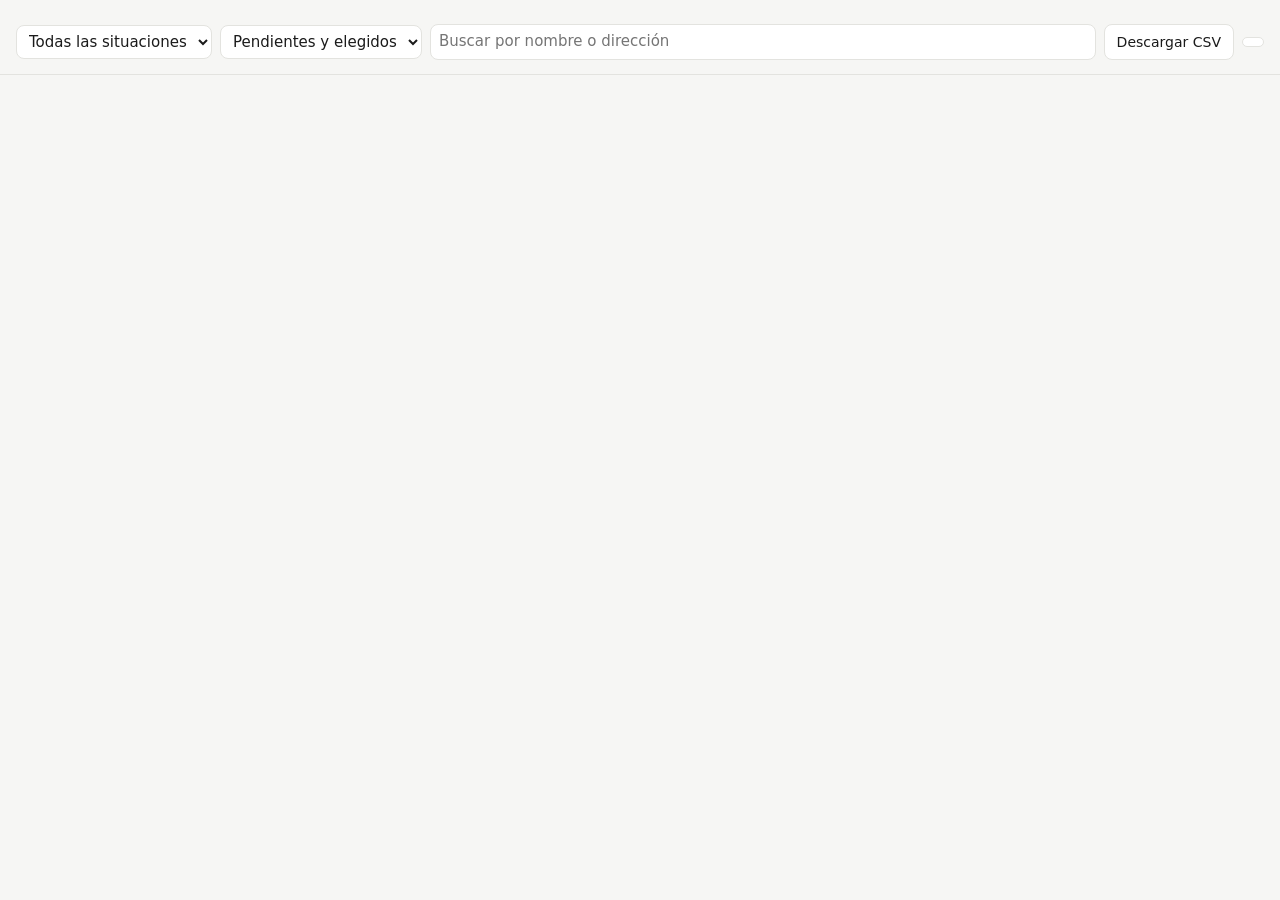
<file: prospector/plantilla_revision.html>
<!doctype html>
<html lang="es">
<head>
<meta charset="utf-8">
<meta name="viewport" content="width=device-width, initial-scale=1">
<title>Prospectos · __TITULO__</title>
<style>
  :root {
    --bg: #f6f6f4; --card: #ffffff; --text: #1b1b1b; --muted: #6b6b6b; --line: #e3e3df;
    --accent: #1f6f5c; --accent-text: #ffffff; --warn: #b4501c; --hot: #c0362c; --ok: #2e7d4f;
  }
  @media (prefers-color-scheme: dark) {
    :root { --bg: #121212; --card: #1c1c1c; --text: #ececec; --muted: #9a9a9a; --line: #2e2e2e;
            --accent: #3fae8f; --accent-text: #0d0d0d; --warn: #e08a52; --hot: #ef6b5f; --ok: #5cc28a; }
  }
  * { box-sizing: border-box; }
  body { margin: 0; background: var(--bg); color: var(--text); font: 15px/1.45 system-ui, -apple-system, "Segoe UI", sans-serif; }
  header { position: sticky; top: 0; z-index: 2; background: var(--bg); border-bottom: 1px solid var(--line); padding: 14px 16px; }
  h1 { font-size: 18px; margin: 0 0 4px; }
  .sub { color: var(--muted); font-size: 13px; }
  .barra { display: flex; flex-wrap: wrap; gap: 8px; margin-top: 10px; align-items: center; }
  select, input[type=search], input[type=tel] { font: inherit; padding: 6px 8px; border: 1px solid var(--line); border-radius: 8px; background: var(--card); color: var(--text); }
  input[type=search] { flex: 1; min-width: 160px; }
  .contador { margin-left: auto; font-size: 13px; padding: 4px 10px; border-radius: 99px; background: var(--card); border: 1px solid var(--line); }
  .contador.pasado { color: var(--warn); border-color: var(--warn); }
  main { max-width: 860px; margin: 0 auto; padding: 16px; display: grid; gap: 12px; }
  .card { background: var(--card); border: 1px solid var(--line); border-radius: 12px; padding: 14px; }
  .card.enviado { opacity: .55; } .card.descartado { opacity: .4; }
  .top { display: flex; gap: 8px; align-items: baseline; flex-wrap: wrap; }
  .nombre { font-weight: 650; font-size: 16px; }
  .badge { font-size: 12px; padding: 2px 8px; border-radius: 99px; border: 1px solid currentColor; }
  .sin_web, .web_caida { color: var(--hot); } .web_mejorable { color: var(--warn); } .web_ok { color: var(--ok); }
  .puntaje { margin-left: auto; color: var(--muted); font-size: 13px; }
  ul { margin: 8px 0; padding-left: 18px; color: var(--muted); font-size: 14px; }
  .links { display: flex; gap: 12px; flex-wrap: wrap; font-size: 13px; margin: 6px 0 10px; }
  .links a { color: var(--accent); }
  textarea { width: 100%; min-height: 110px; font: inherit; padding: 8px; border: 1px solid var(--line); border-radius: 8px; background: var(--bg); color: var(--text); resize: vertical; }
  .acciones { display: flex; gap: 8px; flex-wrap: wrap; margin-top: 8px; align-items: center; }
  button { font: inherit; font-size: 14px; padding: 7px 12px; border-radius: 8px; border: 1px solid var(--line); background: var(--card); color: var(--text); cursor: pointer; }
  button.primario { background: var(--accent); color: var(--accent-text); border-color: var(--accent); }
  button:disabled { opacity: .45; cursor: not-allowed; }
  .estado { font-size: 13px; color: var(--muted); }
  .tel { width: 150px; }
  .vacio { text-align: center; color: var(--muted); padding: 40px 0; }
</style>
</head>
<body>
<header>
  <h1 id="titulo"></h1>
  <div class="sub" id="resumen"></div>
  <div class="barra">
    <select id="fSituacion">
      <option value="">Todas las situaciones</option>
      <option value="sin_web">Sin web</option>
      <option value="web_caida">Web caída</option>
      <option value="web_mejorable">Web mejorable</option>
      <option value="web_ok">Web bien</option>
    </select>
    <select id="fEstado">
      <option value="activos">Pendientes y elegidos</option>
      <option value="elegido">Solo elegidos</option>
      <option value="enviado">Enviados</option>
      <option value="descartado">Descartados</option>
      <option value="">Todos</option>
    </select>
    <input type="search" id="fTexto" placeholder="Buscar por nombre o dirección">
    <button id="exportar">Descargar CSV</button>
    <span class="contador" id="contador"></span>
  </div>
</header>
<main id="lista"></main>

<script>
const DATOS = __DATOS__;
const ETIQUETAS = { sin_web: "Sin web", web_caida: "Web caída", web_mejorable: "Web mejorable", web_ok: "Web bien" };
const hoy = new Date().toISOString().slice(0, 10);

// El estado se guarda en este navegador, así lo que elegiste o mandaste se recuerda entre búsquedas.
function leer(clave, def) { try { const v = localStorage.getItem("avanth:" + clave); return v ? JSON.parse(v) : def; } catch { return def; } }
function guardar(clave, valor) { try { localStorage.setItem("avanth:" + clave, JSON.stringify(valor)); } catch {} }
const estadoDe = p => leer("p:" + p.id, {});
const actualizar = (p, cambios) => guardar("p:" + p.id, Object.assign(estadoDe(p), cambios));
const enviadosHoy = () => leer("enviados:" + hoy, 0);

function el(tag, attrs = {}, ...hijos) {
  const e = document.createElement(tag);
  for (const [k, v] of Object.entries(attrs)) {
    if (k.startsWith("on")) e.addEventListener(k.slice(2), v); else if (v !== false && v != null) e.setAttribute(k, v === true ? "" : v);
  }
  for (const h of hijos) if (h != null) e.append(h);
  return e;
}

function pintarContador() {
  const n = enviadosHoy(), c = document.getElementById("contador");
  c.textContent = `Enviados hoy: ${n} de ${DATOS.limite} recomendados`;
  c.classList.toggle("pasado", n >= DATOS.limite);
}

function tarjeta(p) {
  const st = estadoDe(p);
  const estado = st.estado || "pendiente";
  const mensaje = st.mensaje ?? p.mensaje;
  const wa = st.whatsapp ?? p.whatsapp;

  const texto = el("textarea", { oninput: e => actualizar(p, { mensaje: e.target.value }) });
  texto.value = mensaje;
  const tel = el("input", { type: "tel", class: "tel", placeholder: "549 + área + número", value: wa,
    oninput: e => { actualizar(p, { whatsapp: e.target.value.replace(/\D/g, "") }); botonWa.disabled = !e.target.value.replace(/\D/g, ""); } });

  const botonWa = el("button", { class: "primario", disabled: !wa, title: "Abre WhatsApp con el mensaje cargado. Lo mandás vos.",
    onclick: () => {
      const numero = tel.value.replace(/\D/g, "");
      if (enviadosHoy() >= DATOS.limite && !confirm(`Ya mandaste ${enviadosHoy()} hoy. Pasarte del límite aumenta el riesgo de que WhatsApp te bloquee. ¿Seguir igual?`)) return;
      window.open(`https://wa.me/${numero}?text=${encodeURIComponent(texto.value)}`, "_blank");
      marcarEnviado("WhatsApp");
    } }, "Abrir en WhatsApp");

  function marcarEnviado(canal) {
    if (estadoDe(p).estado !== "enviado") guardar("enviados:" + hoy, enviadosHoy() + 1);
    actualizar(p, { estado: "enviado", canal, fecha: hoy });
    pintarContador(); pintar();
  }

  const links = [];
  if (p.web) links.push(el("a", { href: p.web, target: "_blank" }, "Ver web"));
  if (p.mapa) links.push(el("a", { href: p.mapa, target: "_blank" }, "Ver en el mapa"));
  if (p.instagram) links.push(el("a", { href: p.instagram.startsWith("http") ? p.instagram : "https://instagram.com/" + p.instagram.replace("@", ""), target: "_blank" }, "Instagram"));
  if (p.facebook) links.push(el("a", { href: p.facebook.startsWith("http") ? p.facebook : "https://facebook.com/" + p.facebook, target: "_blank" }, "Facebook"));
  if (p.email) links.push(el("a", { href: `mailto:${p.email}?subject=${encodeURIComponent("Página web para " + p.nombre)}&body=${encodeURIComponent(texto.value)}` }, p.email));
  if (p.telefono) links.push(el("span", {}, "Tel: " + p.telefono));
  if (p.rating) links.push(el("span", {}, `★ ${p.rating} (${p.resenas || 0})`));

  const info = estado === "enviado" ? `Enviado por ${st.canal || "?"} el ${st.fecha || "?"}` : estado === "elegido" ? "Elegido" : estado === "descartado" ? "Descartado" : "";

  return el("article", { class: "card " + estado },
    el("div", { class: "top" },
      el("span", { class: "nombre" }, p.nombre),
      el("span", { class: "badge " + p.situacion }, ETIQUETAS[p.situacion]),
      el("span", { class: "puntaje" }, `Prioridad ${p.puntaje}`)),
    p.direccion ? el("div", { class: "sub" }, p.direccion) : null,
    el("ul", {}, ...p.problemas.map(x => el("li", {}, x))),
    el("div", { class: "links" }, ...links),
    texto,
    el("div", { class: "acciones" },
      tel, botonWa,
      el("button", { title: "Para pegarlo en un mensaje de Instagram o Facebook", onclick: async () => {
        try { await navigator.clipboard.writeText(texto.value); } catch { texto.select(); document.execCommand("copy"); }
        if (confirm("Mensaje copiado. ¿Lo marco como enviado cuando lo mandes por Instagram?")) marcarEnviado("Instagram");
      } }, "Copiar mensaje"),
      el("button", { onclick: () => { actualizar(p, { estado: estado === "elegido" ? "pendiente" : "elegido" }); pintar(); } }, estado === "elegido" ? "Quitar de elegidos" : "Elegir"),
      el("button", { onclick: () => { actualizar(p, { estado: estado === "descartado" ? "pendiente" : "descartado" }); pintar(); } }, estado === "descartado" ? "Recuperar" : "Descartar"),
      el("span", { class: "estado" }, info)));
}

function filtrados() {
  const s = document.getElementById("fSituacion").value;
  const e = document.getElementById("fEstado").value;
  const t = document.getElementById("fTexto").value.toLowerCase();
  return DATOS.prospectos.filter(p => {
    const est = estadoDe(p).estado || "pendiente";
    if (s && p.situacion !== s) return false;
    if (e === "activos" && (est === "enviado" || est === "descartado")) return false;
    if (e && e !== "activos" && est !== e) return false;
    if (t && !(p.nombre + " " + p.direccion).toLowerCase().includes(t)) return false;
    return true;
  });
}

function pintar() {
  const lista = document.getElementById("lista");
  const items = filtrados();
  lista.replaceChildren(...(items.length ? items.map(tarjeta) : [el("p", { class: "vacio" }, "No hay prospectos con estos filtros.")]));
}

function exportarCSV() {
  const cols = ["nombre", "situacion", "puntaje", "telefono", "whatsapp", "email", "instagram", "web", "direccion", "estado", "mensaje"];
  const esc = v => `"${String(v ?? "").replace(/"/g, '""')}"`;
  const filas = DATOS.prospectos.map(p => {
    const st = estadoDe(p);
    const fila = Object.assign({}, p, { estado: st.estado || "pendiente", mensaje: st.mensaje ?? p.mensaje, whatsapp: st.whatsapp ?? p.whatsapp });
    return cols.map(c => esc(fila[c])).join(",");
  });
  const blob = new Blob(["﻿" + [cols.join(","), ...filas].join("\n")], { type: "text/csv" });
  const a = el("a", { href: URL.createObjectURL(blob), download: `prospectos-${DATOS.rubro}-${DATOS.fecha}.csv` });
  document.body.append(a); a.click(); a.remove();
}

document.getElementById("titulo").textContent = `${DATOS.rubro} en ${DATOS.ciudad}`;
const c = s => DATOS.prospectos.filter(p => p.situacion === s).length;
document.getElementById("resumen").textContent =
  `${DATOS.prospectos.length} prospectos del ${DATOS.fecha}: ${c("sin_web")} sin web, ${c("web_caida")} con la web caída, ${c("web_mejorable")} con web mejorable. Nada se manda solo: cada botón abre la app para que lo mandes vos.`;
for (const id of ["fSituacion", "fEstado", "fTexto"]) document.getElementById(id).addEventListener("input", pintar);
document.getElementById("exportar").addEventListener("click", exportarCSV);
pintarContador(); pintar();
</script>
</body>
</html>
</file>
<file: styles.css>
:root {
  --bg: #070B1F;
  --bg-2: #0A0F28;
  --bg-3: #04061A;
  --surface: #0E1430;
  --surface-2: #121A3D;
  --blue: #2B4BE0;
  --blue-light: #8FA3FF;
  --navy: #0C1849;
  --light: #F4F6FF;
  --green: #3DDC97;
  --text: #FFFFFF;
  --text-2: #B8C0DA;
  --text-3: #8C95B3;
  --line: rgba(255, 255, 255, 0.08);
  --font-display: "Sora", system-ui, sans-serif;
  --font-body: "Inter", system-ui, sans-serif;
  --font-accent: "Instrument Serif", Georgia, serif;
  --radius: 20px;
}

*, *::before, *::after { box-sizing: border-box; }

html { scroll-behavior: smooth; scroll-padding-top: 80px; }

body {
  margin: 0;
  background: var(--bg);
  color: var(--text);
  font-family: var(--font-body);
  line-height: 1.5;
  -webkit-font-smoothing: antialiased;
}

img, svg { display: block; max-width: 100%; }
a { color: var(--blue-light); text-decoration: none; }
a:hover { color: var(--text); }
h1, h2, h3 { margin: 0; font-family: var(--font-display); font-weight: 700; }
p { margin: 0; }
input, textarea, select, button { font: inherit; }

.container { max-width: 1200px; margin: 0 auto; padding: 0 24px; }
.serif { font-family: var(--font-accent); font-style: italic; font-weight: 400; color: var(--blue-light); letter-spacing: -0.01em; }
.eyebrow { font-size: 13px; letter-spacing: 0.16em; text-transform: uppercase; color: var(--blue-light); font-weight: 600; }
.section-title { font-size: clamp(32px, 4vw, 52px); line-height: 1.1; letter-spacing: -0.02em; }
.lead { font-size: 18px; line-height: 1.65; color: var(--text-2); }
.grid-bg {
  background-color: var(--bg);
  background-image:
    linear-gradient(rgba(255, 255, 255, .035) 1px, transparent 1px),
    linear-gradient(90deg, rgba(255, 255, 255, .035) 1px, transparent 1px);
  background-size: 64px 64px;
}

/* Buttons */
.btn {
  display: inline-flex; align-items: center; justify-content: center; gap: 10px;
  min-height: 52px; padding: 0 28px; border-radius: 999px;
  font-weight: 600; font-size: 16px; border: 0; cursor: pointer;
  transition: transform .15s ease, background-color .15s ease, color .15s ease;
}
.btn:hover { transform: translateY(-1px); }
.btn svg { width: 18px; height: 18px; }
.btn-white { background: #fff; color: var(--navy); }
.btn-white:hover { color: var(--blue); }
.btn-blue { background: var(--blue); color: #fff; min-height: 44px; padding: 0 22px; font-size: 15px; }
.btn-blue:hover { background: #3D5BFF; color: #fff; }
.btn-link { color: #fff; padding: 0 20px; border-radius: 0; border-bottom: 2px solid var(--blue); }
.btn-whatsapp { background: var(--green); color: #04261A; border-radius: 12px; font-weight: 700; }
.btn-whatsapp:hover { color: #04261A; }
.btn-outline-dark { background: transparent; border: 1.5px solid var(--navy); color: var(--navy); min-height: 44px; padding: 0 20px; font-size: 15px; }
.btn-outline-dark:hover { background: var(--navy); color: #fff; }
.btn-navy { background: var(--navy); color: #fff; border-radius: 12px; width: 100%; }
.btn-navy:hover { background: var(--blue); }

/* Header */
.site-header {
  position: sticky; top: 0; z-index: 50;
  background: rgba(7, 11, 31, 0.92);
  backdrop-filter: blur(10px);
  border-bottom: 1px solid var(--line);
}
.nav { display: flex; align-items: center; justify-content: space-between; gap: 16px; min-height: 72px; }
.brand { display: flex; align-items: center; gap: 12px; color: #fff; }
.brand img { width: 36px; height: 36px; }
.brand-text { display: flex; flex-direction: column; line-height: 1; }
.brand-name { font-family: var(--font-display); font-weight: 800; font-size: 20px; letter-spacing: 0.02em; }
.brand-sub { font-size: 10px; letter-spacing: 0.42em; color: var(--blue-light); margin-top: 4px; }
.nav-links { display: flex; gap: 28px; align-items: center; list-style: none; margin: 0; padding: 0; }
.nav-links a { color: #C9D0E8; font-size: 15px; }
.nav-links a:hover { color: #fff; }
.nav-toggle {
  display: none; width: 44px; height: 44px; border-radius: 10px;
  background: transparent; border: 1px solid var(--line); color: #fff; cursor: pointer;
  align-items: center; justify-content: center;
}
.nav-toggle svg { width: 22px; height: 22px; }

/* Hero */
.hero { padding: 96px 0 72px; }
.hero-grid { display: flex; flex-wrap: wrap; align-items: center; gap: 56px; }
.hero-copy { flex: 1 1 480px; min-width: 0; display: flex; flex-direction: column; gap: 28px; }
.badge {
  align-self: flex-start; display: inline-flex; align-items: center; gap: 10px;
  padding: 8px 14px; border: 1px solid rgba(143, 163, 255, 0.3); border-radius: 999px;
  font-size: 13px; color: #C9D0E8;
}
.dot { width: 8px; height: 8px; border-radius: 50%; background: var(--green); flex: none; }
.dot-pulse { animation: pulse 2s infinite; }
@keyframes pulse {
  0% { box-shadow: 0 0 0 0 rgba(61, 220, 151, .6); }
  70% { box-shadow: 0 0 0 8px rgba(61, 220, 151, 0); }
  100% { box-shadow: 0 0 0 0 rgba(61, 220, 151, 0); }
}
.hero h1 { font-size: clamp(40px, 5.2vw, 68px); line-height: 1.05; letter-spacing: -0.03em; }
.hero h1 .serif { white-space: nowrap; }
.hero .lead { max-width: 560px; }
.hero-actions { display: flex; flex-wrap: wrap; gap: 16px; align-items: center; margin-top: 8px; }

.hero-visual { flex: 1 1 440px; min-width: 0; position: relative; height: 520px; }
.hv-layer { position: absolute; inset: 0; pointer-events: none; transition: transform .4s ease-out; will-change: transform; }
.hv-layer > * { pointer-events: auto; }
.browser {
  position: absolute; left: 0; top: 0; width: 84%; height: 330px; display: flex; flex-direction: column;
  border-radius: 16px; background: var(--surface); border: 1px solid rgba(255, 255, 255, 0.1); overflow: hidden;
  box-shadow: 0 30px 60px rgba(0, 0, 0, 0.35);
}
.browser-bar { display: flex; align-items: center; gap: 8px; padding: 14px 16px; border-bottom: 1px solid var(--line); }
.browser-bar span.c { width: 10px; height: 10px; border-radius: 50%; }
.browser-url {
  margin-left: 12px; flex: 1; height: 24px; border-radius: 6px; background: rgba(255, 255, 255, 0.06);
  font-size: 12px; color: var(--text-2); display: flex; align-items: center; gap: 6px; padding: 0 10px;
}
.browser-url svg { width: 12px; height: 12px; color: var(--green); flex: none; }
.browser-url-text { transition: opacity .3s ease; }
.browser-screens { position: relative; flex: 1; background: #0B1030; }
.browser-screen {
  position: absolute; inset: 0; width: 100%; height: 100%; object-fit: cover; object-position: top;
  opacity: 0; transform: scale(1.03); transition: opacity .7s ease, transform 1.2s ease;
}
.browser-screen.active { opacity: 1; transform: none; }

.flow-card {
  position: absolute; right: -16px; top: 56px; width: 276px; padding: 16px; border-radius: 16px;
  background: var(--surface-2); border: 1px solid rgba(143, 163, 255, 0.25);
  box-shadow: 0 24px 48px rgba(0, 0, 0, 0.4); display: flex; flex-direction: column; gap: 12px;
  animation: float 6s ease-in-out infinite;
}
.flow-head { display: flex; align-items: center; justify-content: space-between; font-size: 13px; font-weight: 600; }
.flow-status { display: inline-flex; align-items: center; gap: 6px; font-size: 12px; color: var(--green); font-weight: 500; }
.flow-steps { display: flex; flex-direction: column; gap: 8px; }
.flow-step {
  display: flex; align-items: center; gap: 10px; padding: 9px 12px; border-radius: 10px;
  background: rgba(255, 255, 255, 0.05); font-size: 13px; color: #DDE2F3; white-space: nowrap;
}
.flow-step svg { width: 18px; height: 18px; color: var(--blue-light); flex: none; }
.flow-step.active { background: var(--blue); color: #fff; }
.flow-step.active svg { color: #fff; }
.flow-link { position: relative; width: 2px; height: 8px; background: rgba(143, 163, 255, 0.25); margin-left: 20px; overflow: hidden; }
.flow-link span { position: absolute; inset: 0; background: var(--green); transform: scaleY(0); transform-origin: top; transition: transform .6s ease; }
.flow-link.on span { transform: none; }
.flow-step { transition: background .35s ease, color .35s ease, transform .35s ease; }
.flow-step.active { transform: scale(1.03); box-shadow: 0 8px 24px rgba(43, 75, 224, 0.45); }
.flow-step.done { background: rgba(61, 220, 151, 0.12); color: #fff; }
.flow-step.done svg { color: var(--green); }
.flow-check { margin-left: auto; opacity: 0; transform: scale(.4); transition: opacity .3s ease, transform .3s ease; }
.flow-step.done .flow-check { opacity: 1; transform: none; }
.flow-lead {
  display: flex; align-items: center; gap: 10px; padding: 10px 12px; border-radius: 10px;
  background: rgba(255, 255, 255, 0.04); border: 1px dashed rgba(143, 163, 255, 0.3);
  font-size: 12px; color: var(--text-2); opacity: 0; transform: translateY(-6px); transition: opacity .4s ease, transform .4s ease;
}
.flow-lead.on { opacity: 1; transform: none; }
.flow-lead strong { display: block; color: #fff; font-size: 13px; }
.flow-lead small { font-size: 12px; }
.flow-avatar {
  width: 30px; height: 30px; border-radius: 50%; flex: none; display: grid; place-items: center;
  background: linear-gradient(135deg, #8FA3FF, #2B4BE0); color: #fff; font-weight: 700; font-size: 11px;
}

.terminal {
  position: absolute; right: 2%; bottom: 0; width: 250px; padding: 14px 16px; border-radius: 14px;
  background: var(--bg-3); border: 1px solid rgba(255, 255, 255, 0.1);
  box-shadow: 0 24px 48px rgba(0, 0, 0, 0.45);
  font-family: ui-monospace, "SF Mono", Menlo, monospace; font-size: 13px; line-height: 1.8; color: var(--text-2);
  animation: float 7s ease-in-out infinite reverse;
}
.terminal .muted { color: var(--text-3); }
.terminal .white { color: #fff; }
.terminal .ok { color: var(--green); }
.term-line { opacity: 0; transform: translateX(-6px); transition: opacity .3s ease, transform .3s ease; }
.term-line.on { opacity: 1; transform: none; }
.term-caret { display: inline-block; width: 7px; height: 14px; margin-left: 2px; vertical-align: -2px; background: var(--blue-light); animation: caret 1s step-end infinite; }
.notif {
  position: absolute; left: -24px; bottom: 34px; width: 280px; display: flex; gap: 12px; align-items: flex-start;
  padding: 14px 16px; border-radius: 16px; background: rgba(255, 255, 255, 0.96); color: var(--navy);
  box-shadow: 0 24px 50px rgba(0, 0, 0, 0.45); font-size: 13px; line-height: 1.4;
  opacity: 0; transform: translateY(16px) scale(.96); transition: opacity .45s ease, transform .45s cubic-bezier(.2, 1.4, .4, 1);
}
.notif.on { opacity: 1; transform: none; }
.notif-icon { width: 34px; height: 34px; border-radius: 10px; background: #25D366; color: #fff; display: grid; place-items: center; flex: none; }
.notif-icon svg { width: 20px; height: 20px; }
.notif-body { display: flex; flex-direction: column; gap: 2px; }
.notif-top { display: flex; justify-content: space-between; gap: 8px; }
.notif-top small { color: #6B7699; }
@keyframes float { 0%, 100% { transform: translateY(0); } 50% { transform: translateY(-8px); } }

.tech { margin-top: 80px; display: flex; flex-direction: column; gap: 20px; align-items: center; }
.tech-label { font-size: 13px; letter-spacing: 0.16em; text-transform: uppercase; color: var(--text-3); text-align: center; }
.marquee {
  width: 100%; overflow: hidden;
  -webkit-mask-image: linear-gradient(90deg, transparent, #000 12%, #000 88%, transparent);
  mask-image: linear-gradient(90deg, transparent, #000 12%, #000 88%, transparent);
}
.marquee-track { display: flex; width: max-content; animation: marquee 30s linear infinite; }
.marquee:hover .marquee-track { animation-play-state: paused; }
.tech-list {
  display: flex; flex: none; gap: 56px; padding-right: 56px; list-style: none; margin: 0;
  font-family: var(--font-display); font-weight: 600; font-size: 20px; color: var(--text-3); white-space: nowrap;
}
.tech-list li { transition: color .2s ease; }
.tech-list li:hover { color: #fff; }
@keyframes marquee { from { transform: translateX(0); } to { transform: translateX(-50%); } }

/* Services */
.services { position: relative; background: var(--bg-2); padding: 112px 0 120px; overflow: hidden; }
.services-band {
  position: absolute; left: 0; right: 0; bottom: 0; height: 68%;
  background: var(--blue); clip-path: polygon(0 18%, 100% 0, 100% 100%, 0 100%);
}
.services .container { position: relative; display: flex; flex-direction: column; gap: 64px; }
.section-head { display: flex; flex-direction: column; align-items: center; text-align: center; gap: 18px; }
.section-head .section-title { max-width: 760px; }
.section-head .lead { max-width: 640px; }
.cards { display: grid; grid-template-columns: repeat(3, minmax(0, 1fr)); gap: 20px; }
.card {
  display: flex; flex-direction: column; gap: 16px; padding: 32px 28px; border-radius: var(--radius);
  background: var(--surface); border: 1px solid var(--line); min-height: 240px;
  transition: translate .2s ease, border-color .25s ease, background-color .25s ease;
}
.card:hover { translate: 0 -4px; background: #1A2560; border-color: rgba(143, 163, 255, 0.55); }
.card:hover .card-icon { background: var(--blue); color: #fff; }
.card:hover p { color: #D3D9F0; }

/* Las filas impares entran desde la derecha y las pares desde la izquierda (ver script.js) */
.card.slide {
  opacity: 0;
  transition: opacity .8s ease, transform .9s cubic-bezier(.16, 1, .3, 1), translate .2s ease, border-color .25s ease, background-color .25s ease;
}
.card.slide.from-right { transform: translateX(120px); }
.card.slide.from-left { transform: translateX(-120px); }
.card.slide.visible { opacity: 1; transform: none; }

/* Rubros: bloque corto en la home + página rubros.html con acordeón */
.rubros-teaser { padding: 112px 0; }
.rubros-teaser .container { display: flex; flex-direction: column; align-items: center; gap: 40px; }

.rubro-icons { display: flex; flex-wrap: wrap; justify-content: center; gap: 16px; max-width: 624px; }
.rubro-icon {
  width: 64px; height: 64px; border-radius: 18px; display: flex; align-items: center; justify-content: center;
  color: var(--c); background: color-mix(in srgb, var(--c) 14%, #141B48); border: 1px solid color-mix(in srgb, var(--c) 22%, transparent);
  transition: transform .2s ease, border-color .2s ease;
}
.rubro-icon:hover { color: var(--c); transform: translateY(-3px); border-color: var(--c); }
.rubro-icon svg { width: 30px; height: 30px; }

.rubros-page { padding: 56px 0 120px; min-height: 80vh; }
.rubros-page .container { display: flex; flex-direction: column; gap: 48px; }
.rubros-back { align-self: flex-start; font-size: 15px; color: var(--text-2); }
.rubros-intro { display: flex; flex-direction: column; gap: 16px; max-width: 720px; }
.rubro-group { display: flex; flex-direction: column; gap: 18px; }
.rubro-group-title { font-size: 17px; font-weight: 600; letter-spacing: 0.04em; color: var(--blue-light); }
.rubro-groups { display: grid; grid-template-columns: repeat(2, minmax(0, 1fr)); gap: 48px 32px; }
.rubro-tiles { display: grid; grid-template-columns: repeat(2, minmax(0, 1fr)); gap: 16px; }
.rubro-tile {
  display: flex; flex-direction: column; gap: 10px; padding: 22px; border-radius: var(--radius);
  background: linear-gradient(180deg, #121A48 0%, var(--surface) 100%); border: 1px solid rgba(143, 163, 255, 0.16);
  color: var(--text); transition: translate .2s ease, border-color .25s ease;
}
.rubro-tile:hover { color: var(--text); translate: 0 -3px; border-color: color-mix(in srgb, var(--c) 60%, transparent); }
.rubro-tile-icon {
  width: 52px; height: 52px; border-radius: 14px; display: flex; align-items: center; justify-content: center; flex: none;
  color: var(--c); background: color-mix(in srgb, var(--c) 14%, #1A2050);
}
.rubro-tile-icon svg { width: 28px; height: 28px; }
.rubro-tile-name { overflow-wrap: anywhere; margin-top: 6px; font-family: var(--font-display); font-weight: 700; font-size: 19px; line-height: 1.25; }
.rubro-tile-more { margin-top: auto; font-size: 15px; color: var(--text-3); }
.rubro-tile-more span { display: inline-block; transition: transform .2s ease; }
.rubro-tile:hover .rubro-tile-more span { transform: translateX(4px); }

/* Detalle del rubro: modal en compu, hoja desde abajo en celu */
html:has(.rubro-sheet[open]) { overflow: hidden; }
.rubro-sheet {
  width: min(760px, calc(100% - 32px)); max-height: calc(100dvh - 64px); padding: 0; border-radius: 24px;
  background: #0F1640; color: var(--text); border: 1px solid color-mix(in srgb, var(--c) 35%, transparent);
  box-shadow: 0 40px 80px rgba(0, 0, 0, 0.5); overflow-y: auto; overscroll-behavior: contain;
}
.rubro-sheet::backdrop { background: rgba(4, 6, 26, 0.8); backdrop-filter: blur(6px); }
.rubro-sheet[open] { animation: sheet-in .3s cubic-bezier(.16, 1, .3, 1); }
@keyframes sheet-in { from { opacity: 0; transform: translateY(24px); } }
.rubro-sheet-inner { position: relative; display: flex; flex-direction: column; gap: 16px; padding: 32px; }
.rubro-sheet-close {
  position: absolute; top: 16px; right: 16px; width: 40px; height: 40px; border-radius: 12px; border: 0; cursor: pointer;
  display: flex; align-items: center; justify-content: center; background: rgba(255, 255, 255, 0.06); color: var(--text);
}
.rubro-sheet-close svg { width: 20px; height: 20px; }
.rubro-sheet-head { display: flex; align-items: center; gap: 16px; padding-right: 48px; margin-bottom: 4px; }
.rubro-sheet-head h2 { font-size: 24px; line-height: 1.2; }
.rubro-sheet-head p { margin-top: 4px; font-size: 15px; color: var(--text-2); }
.rubro-fixes { display: flex; flex-direction: column; gap: 12px; }
.rubro-fix { display: grid; grid-template-columns: 1fr 1fr; border-radius: 16px; overflow: hidden; border: 1px solid rgba(143, 163, 255, 0.16); }
.rubro-fix p { display: flex; flex-direction: column; gap: 6px; padding: 16px 18px; font-size: 15px; line-height: 1.5; }
.rubro-fix-problem { background: rgba(255, 122, 138, 0.07); color: var(--text-2); }
.rubro-fix-solution { background: rgba(61, 220, 151, 0.08); color: var(--text); }
.rubro-fix-label { font-size: 12px; font-weight: 700; letter-spacing: 0.08em; text-transform: uppercase; }
.rubro-fix-problem .rubro-fix-label { color: #FF8A98; }
.rubro-fix-solution .rubro-fix-label { color: var(--green); }
.rubro-fix-label em { font-style: normal; font-weight: 600; letter-spacing: 0.04em; text-transform: none; color: var(--text-3); margin-left: 6px; }
.rubro-sheet .btn-whatsapp { align-self: flex-start; margin-top: 8px; }
.rubros-more { text-align: center; color: var(--text-2); font-size: 16px; }
.rubros-more a { font-weight: 600; text-decoration: underline; text-decoration-color: var(--blue); text-underline-offset: 4px; }
@media (max-width: 760px) {
  .rubro-fix { grid-template-columns: minmax(0, 1fr); }
  .rubro-fix p { padding: 14px 16px; font-size: 14px; }
}
@media (max-width: 960px) {
  .rubro-groups { grid-template-columns: minmax(0, 1fr); gap: 36px; }
}

/* Avioncito de papel */
.paper-plane {
  position: absolute; top: 96px; left: calc(50% + 606px); width: 180px; height: auto;
  stroke: rgba(255, 255, 255, 0.75); stroke-width: 2; stroke-linecap: round; stroke-linejoin: round;
  pointer-events: none;
}
.plane-trail { stroke-dasharray: 5 8; animation: trail 1.6s linear infinite; }
.plane-body { animation: plane-float 4s ease-in-out infinite; transform-box: fill-box; transform-origin: center; }
@keyframes trail { to { stroke-dashoffset: 26; } }
@keyframes plane-float {
  0%, 100% { transform: translate(0, 0) rotate(0deg); }
  50% { transform: translate(-4px, 4px) rotate(-3deg); }
}
.card-icon {
  width: 52px; height: 52px; border-radius: 14px; background: rgba(43, 75, 224, 0.18);
  display: flex; align-items: center; justify-content: center; color: var(--blue-light);
  transition: background-color .25s ease, color .25s ease;
}
.card-icon svg { width: 26px; height: 26px; }
.card h3 { font-size: 22px; line-height: 1.25; }
.card p { font-size: 15px; line-height: 1.6; color: var(--text-2); transition: color .25s ease; }

/* About */
.about { padding: 120px 0; }
.about-grid { display: flex; flex-wrap: wrap; align-items: center; gap: 64px; }
.about-media {
  flex: 1 1 420px; min-width: 0; aspect-ratio: 1 / 1; max-height: 520px; border-radius: 24px;
  background: var(--surface); border: 1px dashed rgba(143, 163, 255, 0.35);
  display: flex; flex-direction: column; align-items: center; justify-content: center; gap: 12px;
  color: var(--text-3); font-size: 14px; overflow: hidden;
}
.about-media svg { width: 40px; height: 40px; }
.about-media img { width: 100%; height: 100%; object-fit: cover; object-position: 58% center; }
.about-media.has-image { border: 1px solid rgba(143, 163, 255, 0.2); box-shadow: 0 30px 60px rgba(0, 0, 0, 0.35); }
.about-copy { flex: 1 1 480px; min-width: 0; display: flex; flex-direction: column; gap: 24px; }
.about-copy h2 { font-size: clamp(34px, 4.2vw, 56px); line-height: 1.15; letter-spacing: -0.02em; }
.highlight { background: var(--blue); padding: 0 12px; border-radius: 6px; }

/* Palabra que se selecciona, se borra y se reescribe (ver script.js) */
/* Todas las palabras ocupan la misma celda: el ancho es siempre el de la más larga y nada se mueve */
.word-swap { display: inline-grid; justify-items: start; white-space: nowrap; }
.word-swap > span { grid-area: 1 / 1; }
.word-swap-sizer { visibility: hidden; padding: 0 6px 0 6px; margin-right: 6px; }
.word-swap-text {
  padding: 0 6px; border-radius: 6px;
  background: linear-gradient(var(--blue), var(--blue)) no-repeat left center / 0% 100%;
  transition: background-size .45s ease;
}
.word-swap.selected .word-swap-text { background-size: 100% 100%; }
.word-swap-text::after {
  content: ""; display: inline-block; width: 4px; height: .85em; margin-left: 2px; margin-right: -6px;
  vertical-align: -0.08em; background: var(--blue-light); border-radius: 2px;
  animation: caret 1s steps(1) infinite;
}
.word-swap.selected .word-swap-text::after { visibility: hidden; }
.word-swap.typing .word-swap-text::after { animation: none; }
@keyframes caret { 50% { opacity: 0; } }
.about-strong { font-size: 18px; font-weight: 600; }
.about-copy .body { font-size: 17px; line-height: 1.75; color: var(--text-2); }
.about-copy strong { color: var(--blue-light); font-weight: 600; }
.checks { margin: 0; padding: 0; list-style: none; display: flex; flex-direction: column; gap: 12px; }
.checks li { display: flex; gap: 12px; align-items: center; font-size: 16px; color: #DDE2F3; }
.checks svg { width: 20px; height: 20px; color: var(--green); flex: none; }
.about-copy .btn-whatsapp { align-self: flex-start; margin-top: 8px; }
.about-copy .btn-whatsapp svg { width: 20px; height: 20px; }

/* Process */
.process { padding: 112px 0; border-top: 1px solid rgba(255, 255, 255, 0.06); }
.process .container, .projects .container { display: flex; flex-direction: column; gap: 56px; }
.split-head { display: flex; flex-wrap: wrap; justify-content: space-between; align-items: flex-end; gap: 24px; }
.split-head > div { display: flex; flex-direction: column; gap: 16px; max-width: 620px; }
.split-head > p { font-size: 17px; line-height: 1.65; color: var(--text-2); max-width: 400px; }
.steps { margin: 0; padding: 0; list-style: none; display: grid; grid-template-columns: repeat(auto-fit, minmax(240px, 1fr)); gap: 20px; }
.step {
  display: flex; flex-direction: column; gap: 14px; padding: 28px; border-radius: var(--radius);
  background: rgba(14, 20, 48, 0.85); border: 1px solid var(--line);
}
.step-n { font-family: var(--font-display); font-weight: 800; font-size: 44px; line-height: 1; color: var(--blue); }
.step h3 { font-size: 20px; }
.step p { font-size: 15px; line-height: 1.6; color: var(--text-2); }

/* Projects */
.projects { background: var(--light); color: var(--navy); padding: 112px 0; }
.projects .container { gap: 48px; }
.projects .eyebrow { color: #2340C4; }
.project-grid { display: grid; grid-template-columns: repeat(auto-fit, minmax(300px, 1fr)); gap: 24px; }
.project {
  display: flex; flex-direction: column; border-radius: var(--radius); background: #fff;
  border: 1px solid #DFE4F5; overflow: hidden; transition: transform .2s ease, box-shadow .2s ease;
}
.project[hidden] { display: none; }
.projects-hint { display: none; align-items: center; gap: 6px; margin-top: -20px; font-size: 14px; font-weight: 600; color: #2340C4; }
.project:hover { transform: translateY(-4px); box-shadow: 0 20px 40px rgba(12, 24, 73, 0.12); }
.project-media {
  aspect-ratio: 4 / 3; background: #E3E8FA; display: flex; align-items: center; justify-content: center;
  color: #5A6690; font-size: 14px;
}
.project-media { position: relative; overflow: hidden; }
.project-media:has(video) { cursor: zoom-in; }
.project-media:has(video)::after {
  content: "Ver en grande"; position: absolute; right: 14px; bottom: 14px; padding: 6px 12px; border-radius: 999px;
  background: rgba(12, 24, 73, 0.82); color: #fff; font-size: 13px; font-weight: 600;
  opacity: 0; transform: translateY(4px); transition: opacity .2s ease, transform .2s ease; pointer-events: none;
}
.project:hover .project-media::after, .project-media:focus-visible::after { opacity: 1; transform: none; }
.project-media:focus-visible { outline: 3px solid var(--blue); outline-offset: -3px; }
@media (hover: none) { .project-media:has(video)::after { opacity: 1; transform: none; } }
.project-media img, .project-media video { display: block; width: 100%; height: 100%; object-fit: cover; object-position: top; }
.project-body { padding: 24px; display: flex; flex-direction: column; gap: 10px; }
.tag { align-self: flex-start; padding: 4px 10px; border-radius: 999px; background: #E6EBFF; color: #2340C4; font-size: 12px; font-weight: 600; }
.project h3 { font-size: 20px; }
.project p { font-size: 15px; line-height: 1.6; color: #4A5578; }
.project p a { color: #2340C4; font-weight: 600; text-decoration: underline; text-underline-offset: 3px; }
.project p a:hover { color: var(--navy); }
.project .project-note { font-size: 13px; line-height: 1.5; color: #6B7494; }
.project-link { display: inline-flex; align-items: center; gap: 6px; margin-top: 4px; font-size: 15px; font-weight: 600; color: #2340C4; }
.project-link svg { width: 16px; height: 16px; transition: transform .2s ease; }
.project-link:hover svg { transform: translate(2px, -2px); }

/* Video en grande */
html:has(.video-modal[open]) { overflow: hidden; }
.video-modal {
  width: min(1100px, calc(100vw - 32px), calc((100vh - 120px) * 4 / 3)); max-width: none; max-height: none; padding: 0; border: 0;
  background: transparent; overflow: visible;
}
.video-modal::backdrop { background: rgba(4, 6, 26, 0.88); backdrop-filter: blur(6px); }
.video-modal video {
  display: block; width: 100%; max-height: calc(100vh - 120px); border-radius: var(--radius);
  background: #000; box-shadow: 0 30px 80px rgba(0, 0, 0, 0.5);
}
.video-modal-close {
  position: absolute; top: -56px; right: 0; width: 44px; height: 44px; border: 0; border-radius: 50%;
  display: flex; align-items: center; justify-content: center; background: rgba(255, 255, 255, 0.12); color: #fff; cursor: pointer;
  transition: background .2s ease;
}
.video-modal-close:hover { background: rgba(255, 255, 255, 0.24); }
.video-modal-close svg { width: 22px; height: 22px; }

/* Contact */
.contact {
  padding: 120px 0;
  background-color: var(--blue);
  background-image:
    linear-gradient(rgba(255, 255, 255, .06) 1px, transparent 1px),
    linear-gradient(90deg, rgba(255, 255, 255, .06) 1px, transparent 1px);
  background-size: 64px 64px;
}
.contact-box { display: flex; flex-wrap: wrap; gap: 48px 96px; align-items: center; }
.contact-copy { flex: 1 1 420px; min-width: 0; display: flex; flex-direction: column; gap: 24px; }
.contact-copy .section-title { font-size: clamp(36px, 4.6vw, 60px); }
.contact-copy .serif { color: #fff; }
.contact-copy .lead { color: #E4E9FF; }
.contact-links { display: flex; flex-direction: column; gap: 12px; margin-top: 12px; font-size: 16px; }
.contact-links a { display: flex; align-items: center; gap: 12px; color: #fff; }
.contact-links a:hover { text-decoration: underline; }
.contact-links svg { width: 20px; height: 20px; flex: none; }
.form {
  flex: 1 1 480px; min-width: 0; display: flex; flex-direction: column; gap: 16px;
  padding: 40px; border-radius: var(--radius); background: #fff; color: var(--navy);
  box-shadow: 0 30px 60px rgba(4, 6, 26, 0.3);
}
.form-row { display: flex; flex-wrap: wrap; gap: 16px; }
.form-row label { flex: 1 1 180px; }
.form label { display: flex; flex-direction: column; gap: 6px; font-size: 14px; font-weight: 600; }
.form input, .form select, .form textarea {
  min-height: 48px; padding: 0 14px; border-radius: 10px; border: 1px solid #C9D0E8;
  font-size: 15px; color: var(--navy); background: #fff; font-weight: 400;
}
.form textarea { padding: 12px 14px; resize: vertical; }
.form label, .form-row label { min-width: 0; }
.form input, .form select, .form textarea { width: 100%; min-width: 0; }
.form input:focus, .form select:focus, .form textarea:focus { outline: 2px solid var(--blue); outline-offset: 1px; border-color: transparent; }

/* Footer */
.footer { background: var(--bg-3); padding: 56px 0 32px; border-top: 1px solid rgba(255, 255, 255, 0.06); }
.footer .container { display: flex; flex-direction: column; gap: 40px; }
.footer-top { display: flex; flex-wrap: wrap; justify-content: space-between; gap: 32px; }
.footer-brand { display: flex; flex-direction: column; gap: 14px; max-width: 320px; }
.footer-brand p { font-size: 14px; line-height: 1.6; color: var(--text-3); }
.footer-cols { display: flex; flex-wrap: wrap; gap: 56px; font-size: 14px; }
.footer-col { display: flex; flex-direction: column; gap: 10px; }
.footer-col span { color: #fff; font-weight: 600; }
.footer-bottom { padding-top: 24px; border-top: 1px solid var(--line); font-size: 13px; color: var(--text-3); }

/* Floating WhatsApp */
.wa-float {
  position: fixed; right: 24px; bottom: 24px; z-index: 60; width: 60px; height: 60px; border-radius: 18px;
  background: #25D366; color: #fff; display: flex; align-items: center; justify-content: center;
  box-shadow: 0 12px 28px rgba(0, 0, 0, 0.35); transition: transform .15s ease;
}
.wa-float:hover { color: #fff; transform: scale(1.06); }
.wa-float svg { width: 30px; height: 30px; }

/* Reveal on scroll */
.reveal { opacity: 0; transform: translateY(24px); transition: opacity .7s ease, transform .7s ease; }
.reveal.visible { opacity: 1; transform: none; }

/* Instagram */
.instagram { padding: 112px 0; border-top: 1px solid rgba(255, 255, 255, 0.06); display: flex; flex-direction: column; gap: 48px; }
.instagram .container { display: flex; flex-direction: column; gap: 48px; }
.ig-follow { min-height: 48px; padding: 0 22px; font-size: 15px; }
.ig-follow svg { width: 20px; height: 20px; }
.reel-rows { display: flex; flex-direction: column; gap: 24px; }
.reel-row {
  overflow: hidden;
  -webkit-mask-image: linear-gradient(90deg, transparent, #000 6%, #000 94%, transparent);
  mask-image: linear-gradient(90deg, transparent, #000 6%, #000 94%, transparent);
}
.reel-track { display: flex; width: max-content; animation: marquee var(--reel-duration, 60s) linear infinite; }
.reel-row.reverse .reel-track { animation-direction: reverse; }
.reel-row:hover .reel-track, .reel-row:focus-within .reel-track { animation-play-state: paused; }
.reel-group { display: flex; flex: none; align-items: flex-start; gap: 24px; padding-right: 24px; }
.reel { flex: none; width: 320px; border-radius: var(--radius); overflow: hidden; background: #fff; }
.reel .instagram-media { margin: 0 !important; min-width: 0 !important; width: 100% !important; max-width: none !important; border: 0 !important; border-radius: 0 !important; box-shadow: none !important; }
.reel-empty {
  grid-column: 1 / -1; display: flex; flex-direction: column; align-items: center; gap: 14px; text-align: center;
  padding: 56px 24px; border-radius: var(--radius); background: rgba(14, 20, 48, 0.85); border: 1px dashed var(--line);
  color: var(--text-2); font-size: 16px;
}
.reel-empty a { color: var(--blue-light); font-weight: 600; text-decoration: underline; text-underline-offset: 3px; }

/* Responsive */
@media (max-width: 1360px) {
  .paper-plane { display: none; }
}

@media (max-width: 960px) {
  .cards { grid-template-columns: repeat(2, minmax(0, 1fr)); }
}

@media (max-width: 880px) {
  .nav-toggle { display: inline-flex; }
  .nav-links {
    position: absolute; top: 72px; left: 0; right: 0; flex-direction: column; align-items: stretch; gap: 0;
    background: var(--bg); border-bottom: 1px solid var(--line); padding: 8px 24px 16px; display: none;
  }
  .nav-links.open { display: flex; }
  .nav-links a { display: block; padding: 14px 0; font-size: 17px; border-bottom: 1px solid var(--line); }
  .nav .btn-blue { display: none; }
  /* Hero en mobile: texto y botones, y debajo una versión compacta del gráfico animado */
  .hero { padding: 40px 0 32px; }
  .hero > .container { width: 100%; display: flex; flex-direction: column; gap: 48px; }
  .hero-grid { gap: 40px; }
  .hero-visual { flex-basis: auto; width: 100%; max-width: 520px; height: 440px; margin: 0 auto; }
  .browser { width: 92%; height: 250px; }
  .flow-card { right: -6px; top: 100px; scale: .8; transform-origin: top right; }
  .terminal { display: none; }
  .notif { left: -4px; bottom: 0; width: 260px; scale: .92; transform-origin: bottom left; }
  .tech { margin-top: 0; }
}

@media (max-width: 600px) {
  /* Servicios y proceso: dos cuadritos por fila para acortar el scroll */
  .cards { grid-template-columns: repeat(2, minmax(0, 1fr)); gap: 10px; }
  .card.slide.from-right:not(.visible) { transform: translateX(60px); }
  .card.slide.from-left:not(.visible) { transform: translateX(-60px); }

  /* Espaciado general */
  .container { padding: 0 20px; }
  .services, .process, .projects, .instagram, .contact { padding: 72px 0; }
  .about, .rubros-teaser { padding: 72px 0; }
  .services .container { gap: 40px; }
  .rubros-teaser .container { gap: 28px; }
  .rubros-teaser .btn { align-self: stretch; }
  .rubro-icons { gap: 6px; max-width: 346px; }
  .rubro-icon { width: 38px; height: 38px; border-radius: 11px; }
  .rubro-icon svg { width: 20px; height: 20px; }
    .rubros-page { padding: 28px 0 72px; }
  .rubros-page .container { gap: 36px; }
  .rubro-groups { gap: 32px; }
  .rubro-tiles { gap: 12px; }
  .rubro-tile { padding: 14px; gap: 8px; }
  .rubro-tile-icon { width: 46px; height: 46px; border-radius: 12px; }
  .rubro-tile-icon svg { width: 24px; height: 24px; }
  .rubro-tile-name { font-size: 16px; }
  .rubro-tile-more { font-size: 14px; }
  .rubro-sheet { width: 100%; max-width: 100%; margin: auto 0 0; max-height: 88dvh; border-radius: 24px 24px 0 0; border-bottom: 0; }
  .rubro-sheet-inner { padding: 24px 20px 28px; }
  .rubro-sheet-head h2 { font-size: 21px; }
  .rubro-sheet .btn-whatsapp { align-self: stretch; }
  .process .container, .projects .container, .instagram .container { gap: 36px; }
  .about-grid { gap: 36px; }
  .lead { font-size: 17px; }

  /* Portada */
  .hero-copy { gap: 22px; }
  .badge { font-size: 12px; }
  .hero-actions { flex-direction: column; align-items: stretch; gap: 8px; }
  .hero-actions .btn-link { align-self: center; border-bottom: 0; text-decoration: underline; text-decoration-color: var(--blue); text-decoration-thickness: 2px; text-underline-offset: 8px; }
  .tech-label { font-size: 12px; letter-spacing: 0.1em; }
  .tech-list { font-size: 18px; gap: 40px; padding-right: 40px; }

  /* Servicios */
  .services-band { height: 82%; clip-path: polygon(0 6%, 100% 0, 100% 100%, 0 100%); }
  .card { min-height: 0; padding: 16px 14px; gap: 8px; border-radius: 16px; }
  .card-icon { width: 38px; height: 38px; border-radius: 10px; }
  .card-icon svg { width: 20px; height: 20px; }
  .card h3 { font-size: 16px; }
  .card p { font-size: 13px; line-height: 1.5; }

  /* Nosotros */
  .about-media { aspect-ratio: 4 / 3; flex-basis: auto; width: 100%; }
  .about-copy { flex-basis: auto; gap: 20px; }
  .about-copy h2 { font-size: 30px; }
  .about-copy .btn-whatsapp { align-self: stretch; }

  /* Proceso */
  .steps { grid-template-columns: repeat(2, minmax(0, 1fr)); gap: 10px; }
  .step { padding: 16px 14px; gap: 6px; }
  .step-n { font-size: 28px; }
  .step h3 { font-size: 16px; }
  .step p { font-size: 13px; line-height: 1.5; }

  /* Proyectos */
  /* Proyectos en celu: carrusel horizontal con todos los proyectos */
  .projects-toggle { display: none; }
  .project-grid {
    display: flex; gap: 14px; margin: 0 -20px; padding: 4px 20px 16px;
    overflow-x: auto; scroll-snap-type: x mandatory; scroll-padding: 0 20px;
    -webkit-overflow-scrolling: touch; scrollbar-width: none;
  }
  .project-grid::-webkit-scrollbar { display: none; }
  .project, .project[hidden] { display: flex; flex: 0 0 84%; scroll-snap-align: start; }
  .project-grid .reveal { opacity: 1; transform: none; }
  .project:hover { transform: none; }
  .projects-hint { display: flex; }
  .project-media { aspect-ratio: 16 / 10; }
  .project-body { padding: 18px; }
  .project p { font-size: 14px; }

  /* Instagram */
  .instagram { gap: 36px; }
  .ig-follow { width: 100%; }
  .reel-rows, .reel-group { gap: 16px; }
  .reel-group { padding-right: 16px; }
  .reel { width: 260px; }

  /* Contacto */
  .contact-box { gap: 40px; }
  .form { padding: 24px 20px; flex-basis: auto; }
  .contact-copy { flex-basis: auto; }
  .contact-links a { word-break: break-word; }

  /* Footer */
  .footer-cols { display: grid; grid-template-columns: repeat(2, minmax(0, 1fr)); gap: 28px 24px; width: 100%; }

  .wa-float { right: 16px; bottom: 16px; width: 54px; height: 54px; border-radius: 16px; }
}

@media (prefers-reduced-motion: reduce) {
  html { scroll-behavior: auto; }
  *, *::before, *::after { animation: none !important; transition: none !important; }
  .reveal, .card.slide { opacity: 1; transform: none; }
  .word-swap-text::after { display: none; }
  .word-swap-text { background-size: 100% 100%; }
  .marquee { -webkit-mask-image: none; mask-image: none; }
  .marquee-track { width: auto; justify-content: center; }
  .marquee-track .tech-list { flex-wrap: wrap; justify-content: center; gap: 16px 40px; padding: 0; }
  .marquee-track .tech-list[aria-hidden] { display: none; }
  .reel-row { overflow-x: auto; -webkit-mask-image: none; mask-image: none; }
  .reel-group[aria-hidden] { display: none; }
}

/* Protección de imágenes y videos: no se pueden arrastrar, seleccionar ni guardar con toque largo */
img, video, .project-media, .browser, .about-media {
  -webkit-user-select: none;
  user-select: none;
  -webkit-user-drag: none;
  -webkit-touch-callout: none;
}

/* Campo trampa anti-spam del formulario */
.hp { position: absolute; left: -10000px; width: 1px; height: 1px; overflow: hidden; }

/* ===== HERO 3D: recorrido con scroll (assets/world/world.js) ===== */
.sw-world { position: relative; margin-top: -73px; height: 100vh; height: 100svh; min-height: 620px; }
.sw-world.sw-live { height: 320vh; }
.sw-stage { position: sticky; top: 0; height: 100vh; height: 100svh; overflow: hidden; }
.sw-world:not(.sw-live) .sw-stage { height: 100%; }
#sw-gl { position: absolute; inset: 0; width: 100%; height: 100%; display: block; }
.sw-vignette { position: absolute; inset: 0; pointer-events: none;
  background: linear-gradient(90deg, rgba(7,11,31,.9) 0%, rgba(7,11,31,.72) 38%, rgba(7,11,31,0) 62%),
    radial-gradient(120% 90% at 60% 55%, rgba(7,11,31,0) 55%, rgba(7,11,31,.85) 100%); }
.sw-scrim { display: none; position: absolute; inset: 0; pointer-events: none; opacity: 0;
  background: linear-gradient(rgba(7,11,31,0) 50%, rgba(7,11,31,.92) 72%, rgba(7,11,31,.97)); }
.sw-copy { position: absolute; z-index: 5; left: clamp(16px, 6vw, 96px); top: calc(50% + 36px); transform: translateY(-50%);
  max-width: min(580px, 46vw); opacity: 0; pointer-events: none; display: flex; flex-direction: column; gap: 20px; }
#sw-c0, .sw-copy.on { opacity: 1; pointer-events: auto; }
.sw-world.sw-live #sw-c0:not(.on) { pointer-events: none; }
.sw-copy h1 { font-size: clamp(36px, 4.6vw, 64px); line-height: 1.05; letter-spacing: -0.03em; }
.sw-copy .sw-h2 { margin: 0; font-family: var(--font-display); font-weight: 700; font-size: clamp(32px, 4vw, 56px); line-height: 1.05; letter-spacing: -0.02em; }
.sw-copy .lead { margin: 0; max-width: 540px; }
.sw-eyebrow { font-size: 13px; letter-spacing: .14em; text-transform: uppercase; color: var(--blue-light); font-weight: 600; }
.sw-actions { display: flex; flex-wrap: wrap; gap: 16px; align-items: center; margin-top: 4px; }
.sw-mid { text-shadow: 0 2px 24px rgba(7,11,31,.9); }
.sw-hint { position: absolute; z-index: 6; left: 50%; bottom: max(28px, env(safe-area-inset-bottom)); transform: translateX(-50%);
  display: none; flex-direction: column; align-items: center; gap: 8px; color: var(--text-2); font-size: 13px; letter-spacing: .1em; text-transform: uppercase; }
.sw-live .sw-hint { display: flex; }
.sw-mouse { width: 24px; height: 38px; border: 2px solid rgba(184,192,218,.6); border-radius: 14px; position: relative; }
.sw-mouse::after { content: ""; position: absolute; left: 50%; top: 7px; width: 4px; height: 8px; margin-left: -2px; border-radius: 2px; background: #fff; animation: sw-wheel 1.6s infinite; }
@keyframes sw-wheel { 0% { opacity: 0; transform: translateY(0); } 30% { opacity: 1; } 100% { opacity: 0; transform: translateY(12px); } }
.sw-rail { position: absolute; z-index: 6; right: clamp(14px, 3vw, 36px); top: 50%; transform: translateY(-50%); display: none; flex-direction: column; gap: 10px; }
.sw-live .sw-rail { display: flex; }
.sw-rail i { width: 6px; height: 22px; border-radius: 3px; background: rgba(143,163,255,.25); transition: background .3s, height .3s; }
.sw-rail i.on { background: var(--blue-light); height: 34px; }
@media (max-width: 860px) {
  .sw-copy { left: 16px; right: 16px; max-width: none; top: calc(96px + env(safe-area-inset-top)); transform: none; gap: 14px; }
  .sw-copy.sw-mid { top: auto; bottom: calc(96px + env(safe-area-inset-bottom)); }
  .sw-copy h1 { font-size: clamp(30px, 8.6vw, 40px); }
  .sw-copy .sw-h2 { font-size: clamp(28px, 8vw, 38px); }
  .sw-copy .lead { font-size: 15px; }
  .sw-rail { display: none !important; }
  .sw-vignette { background: linear-gradient(rgba(7,11,31,.8), rgba(7,11,31,0) 40%); }
  .sw-scrim { display: block; }
  .sw-hint { bottom: max(18px, env(safe-area-inset-bottom)); }
}
</file>
